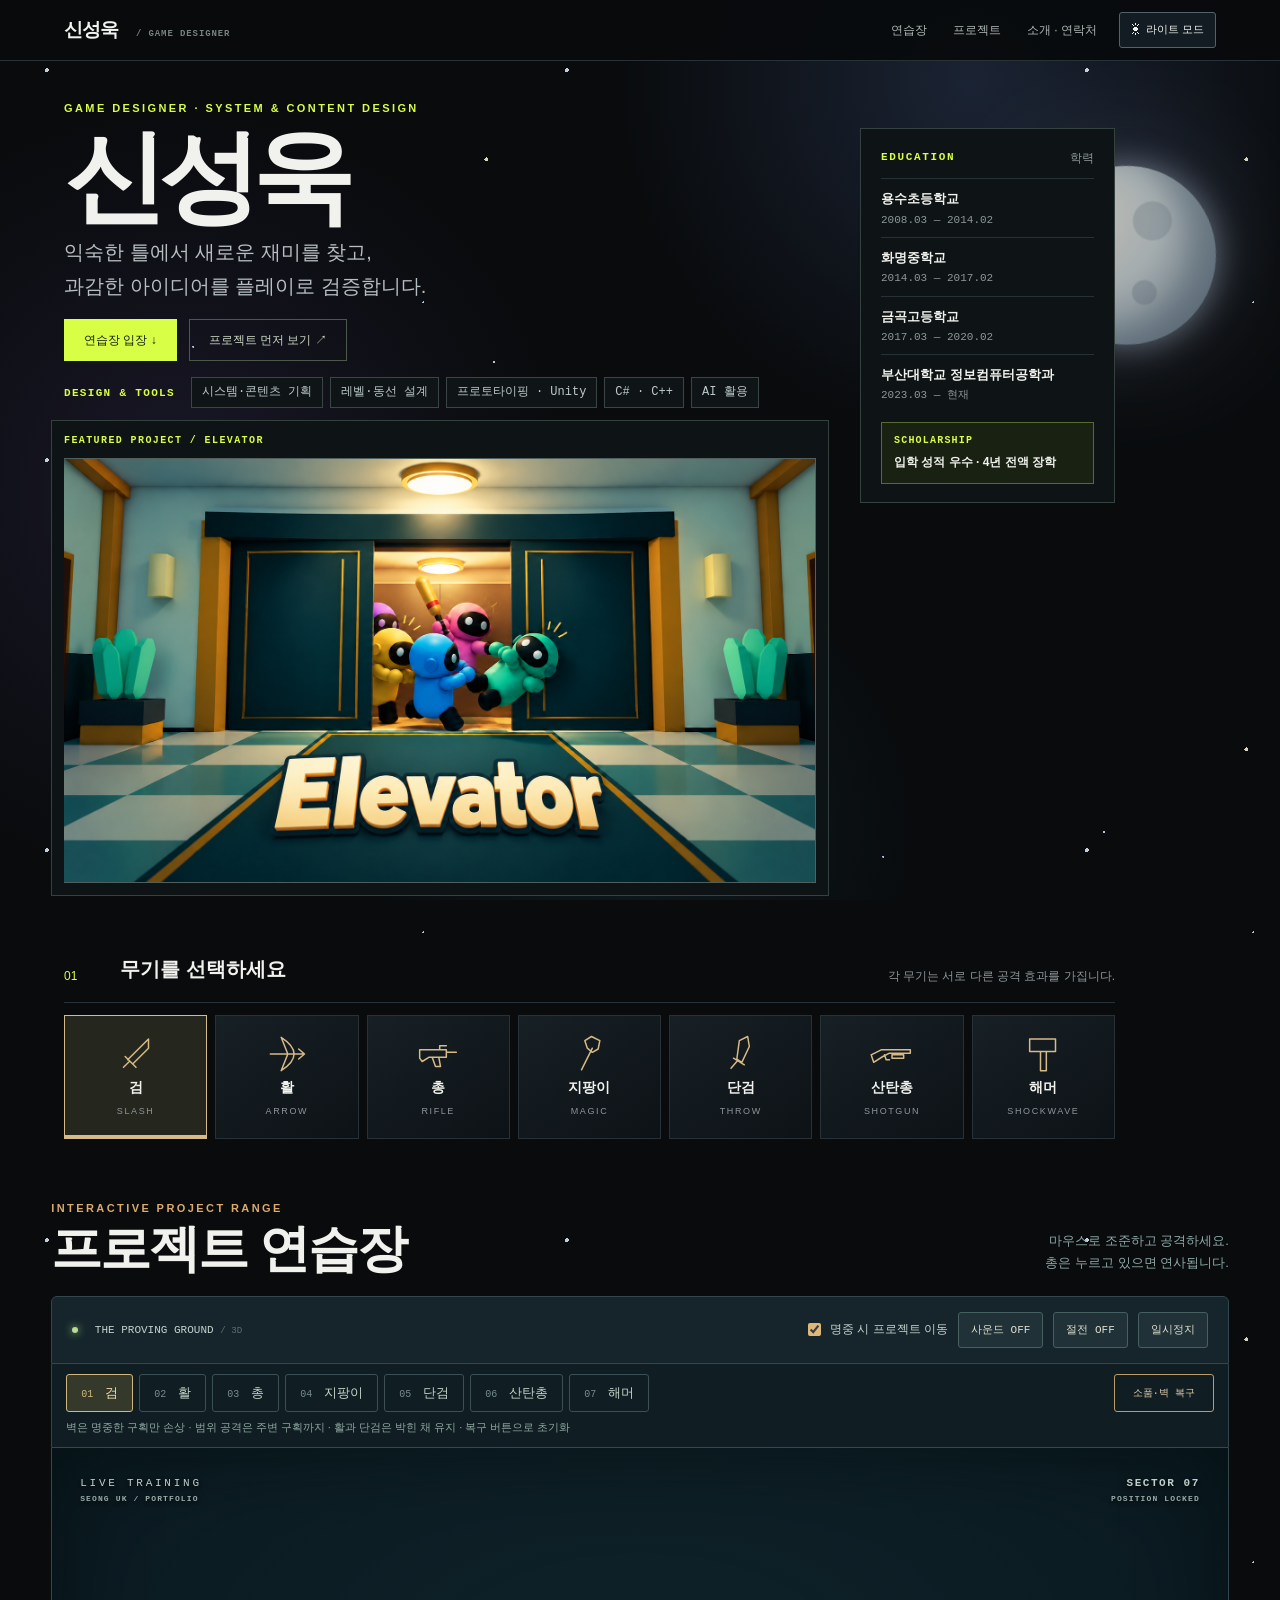
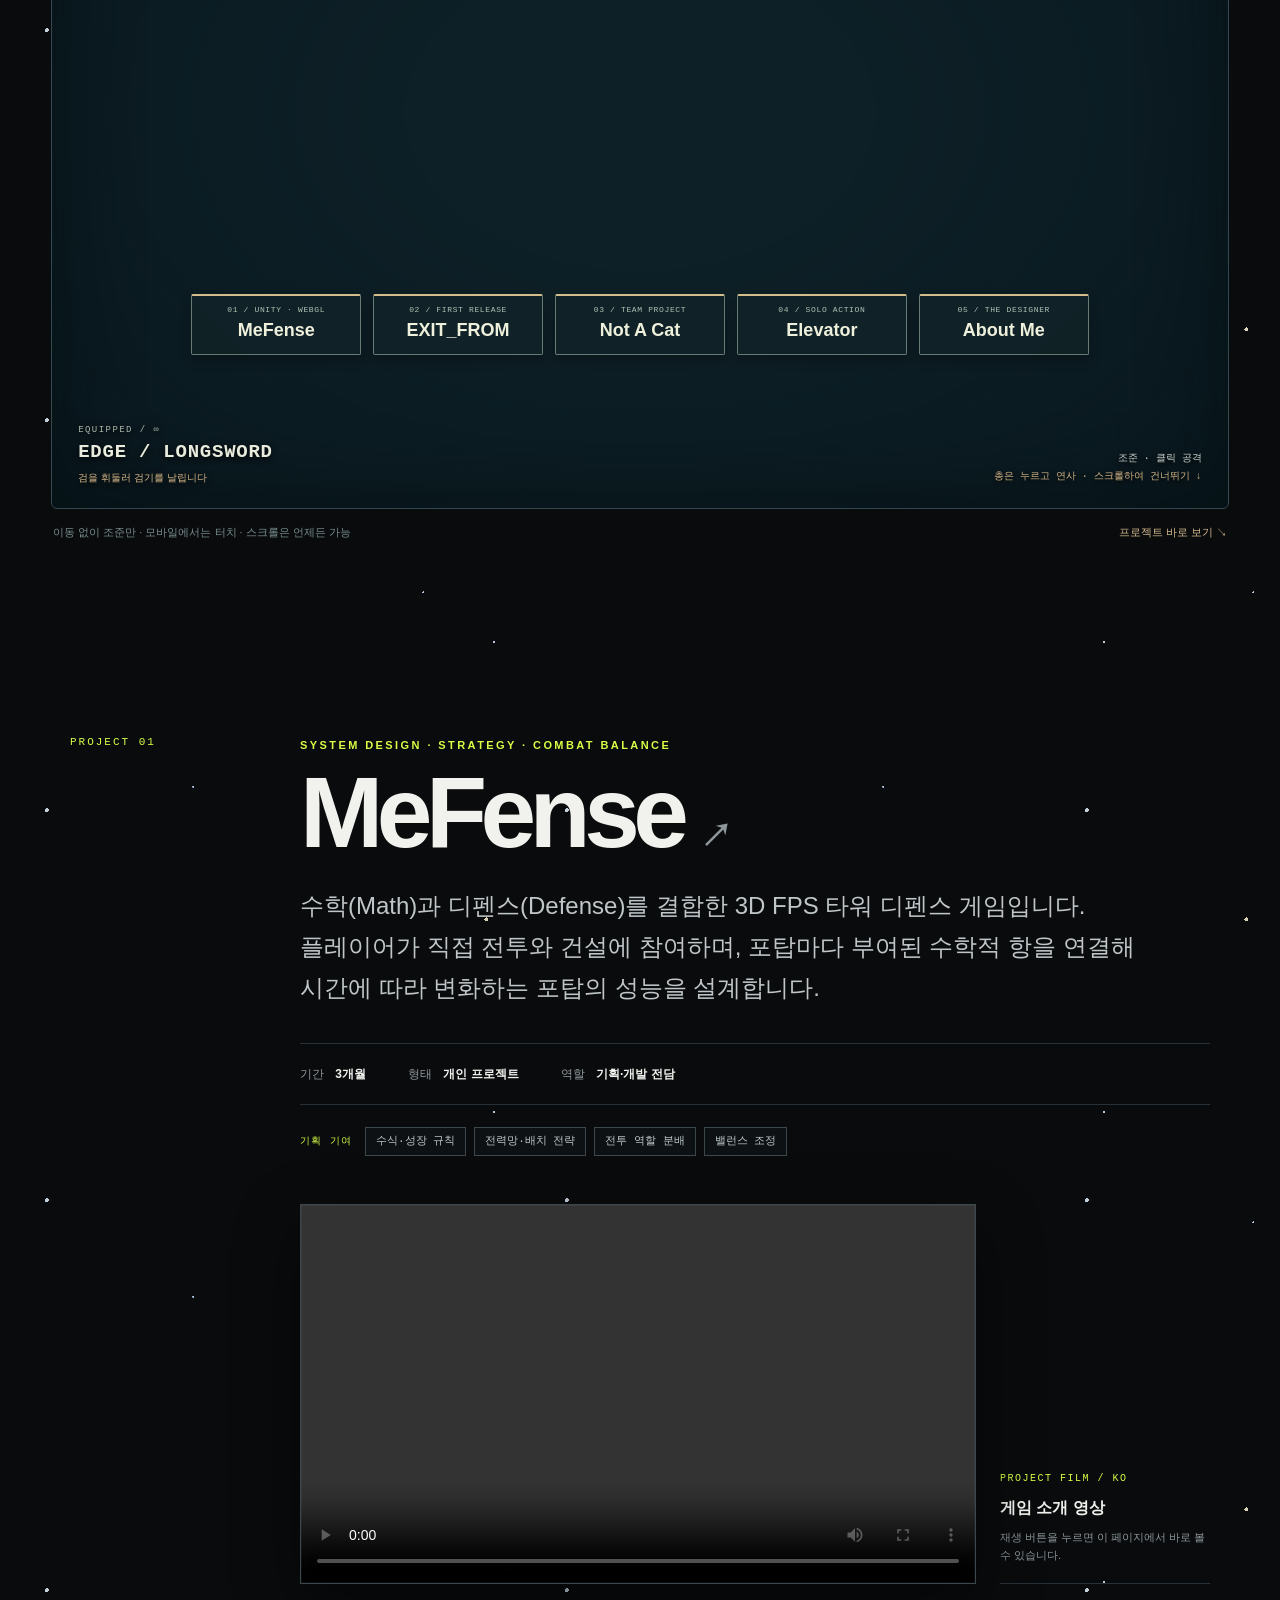
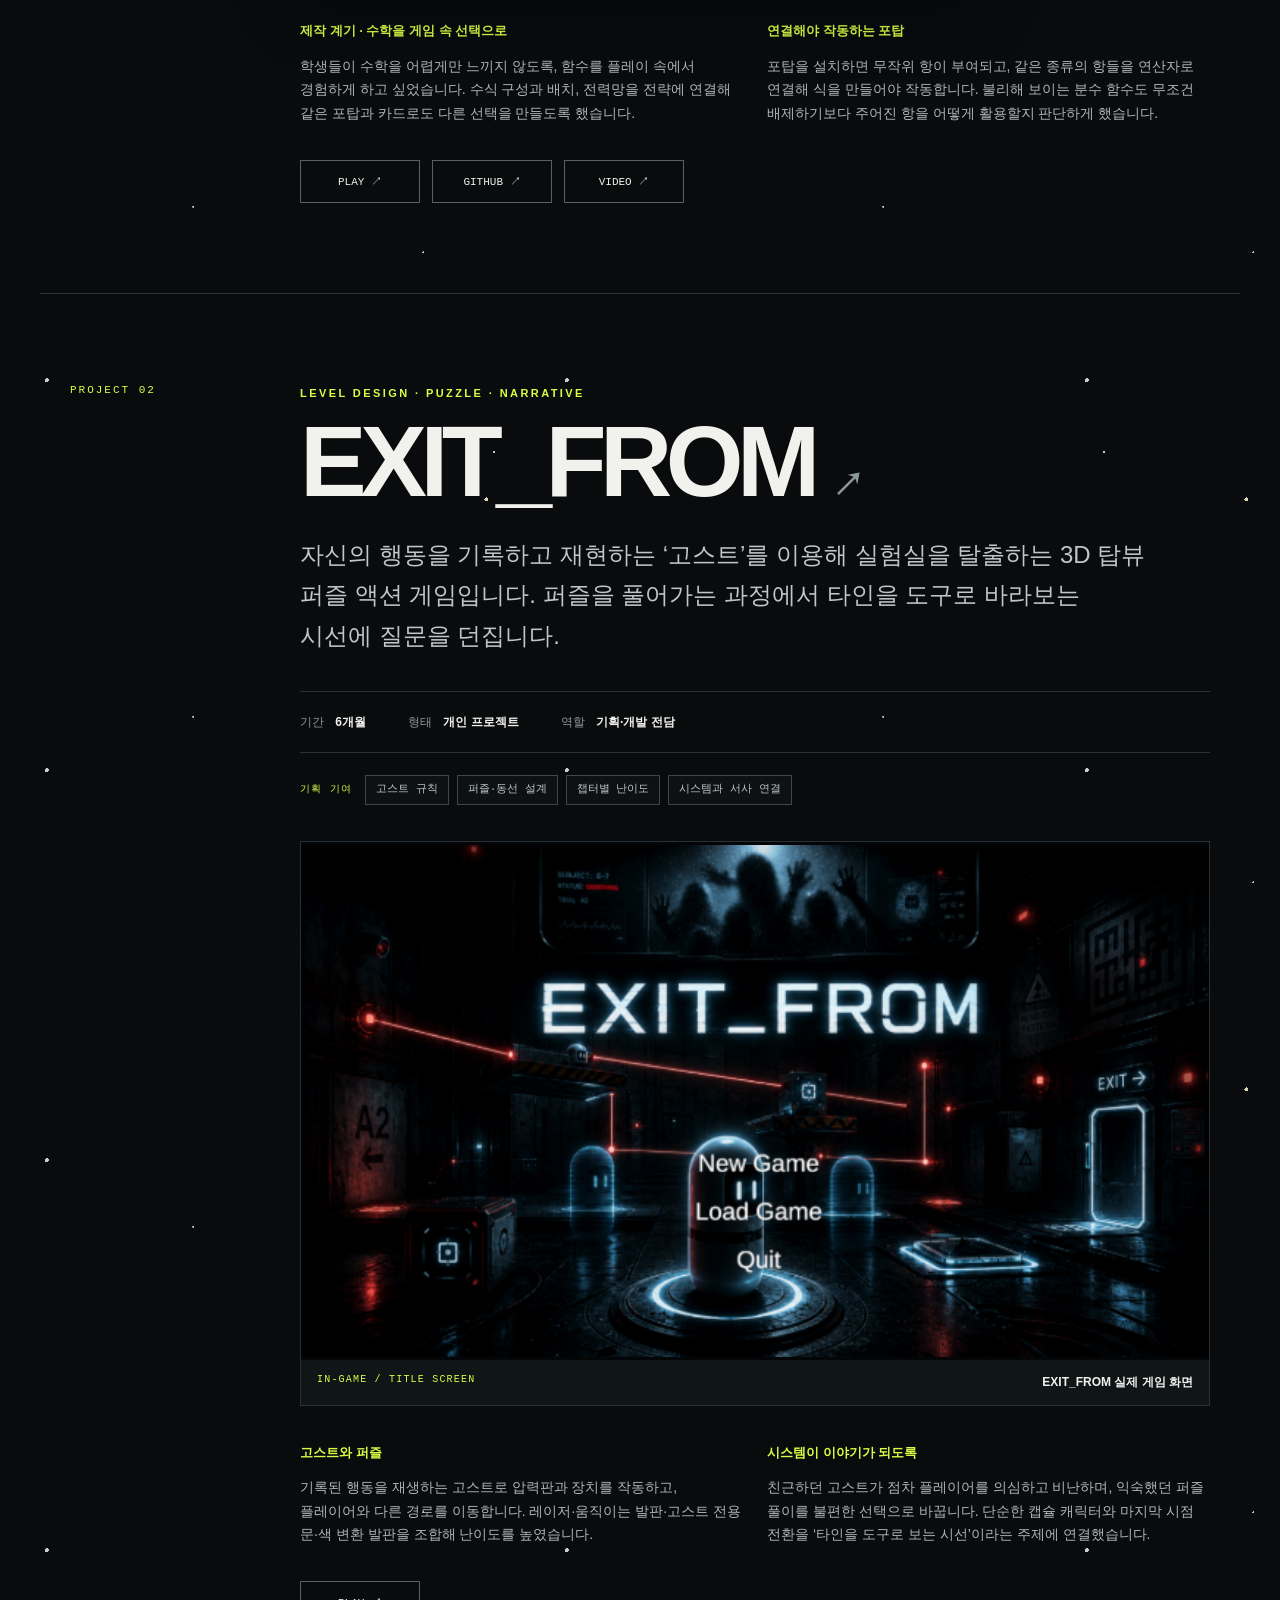
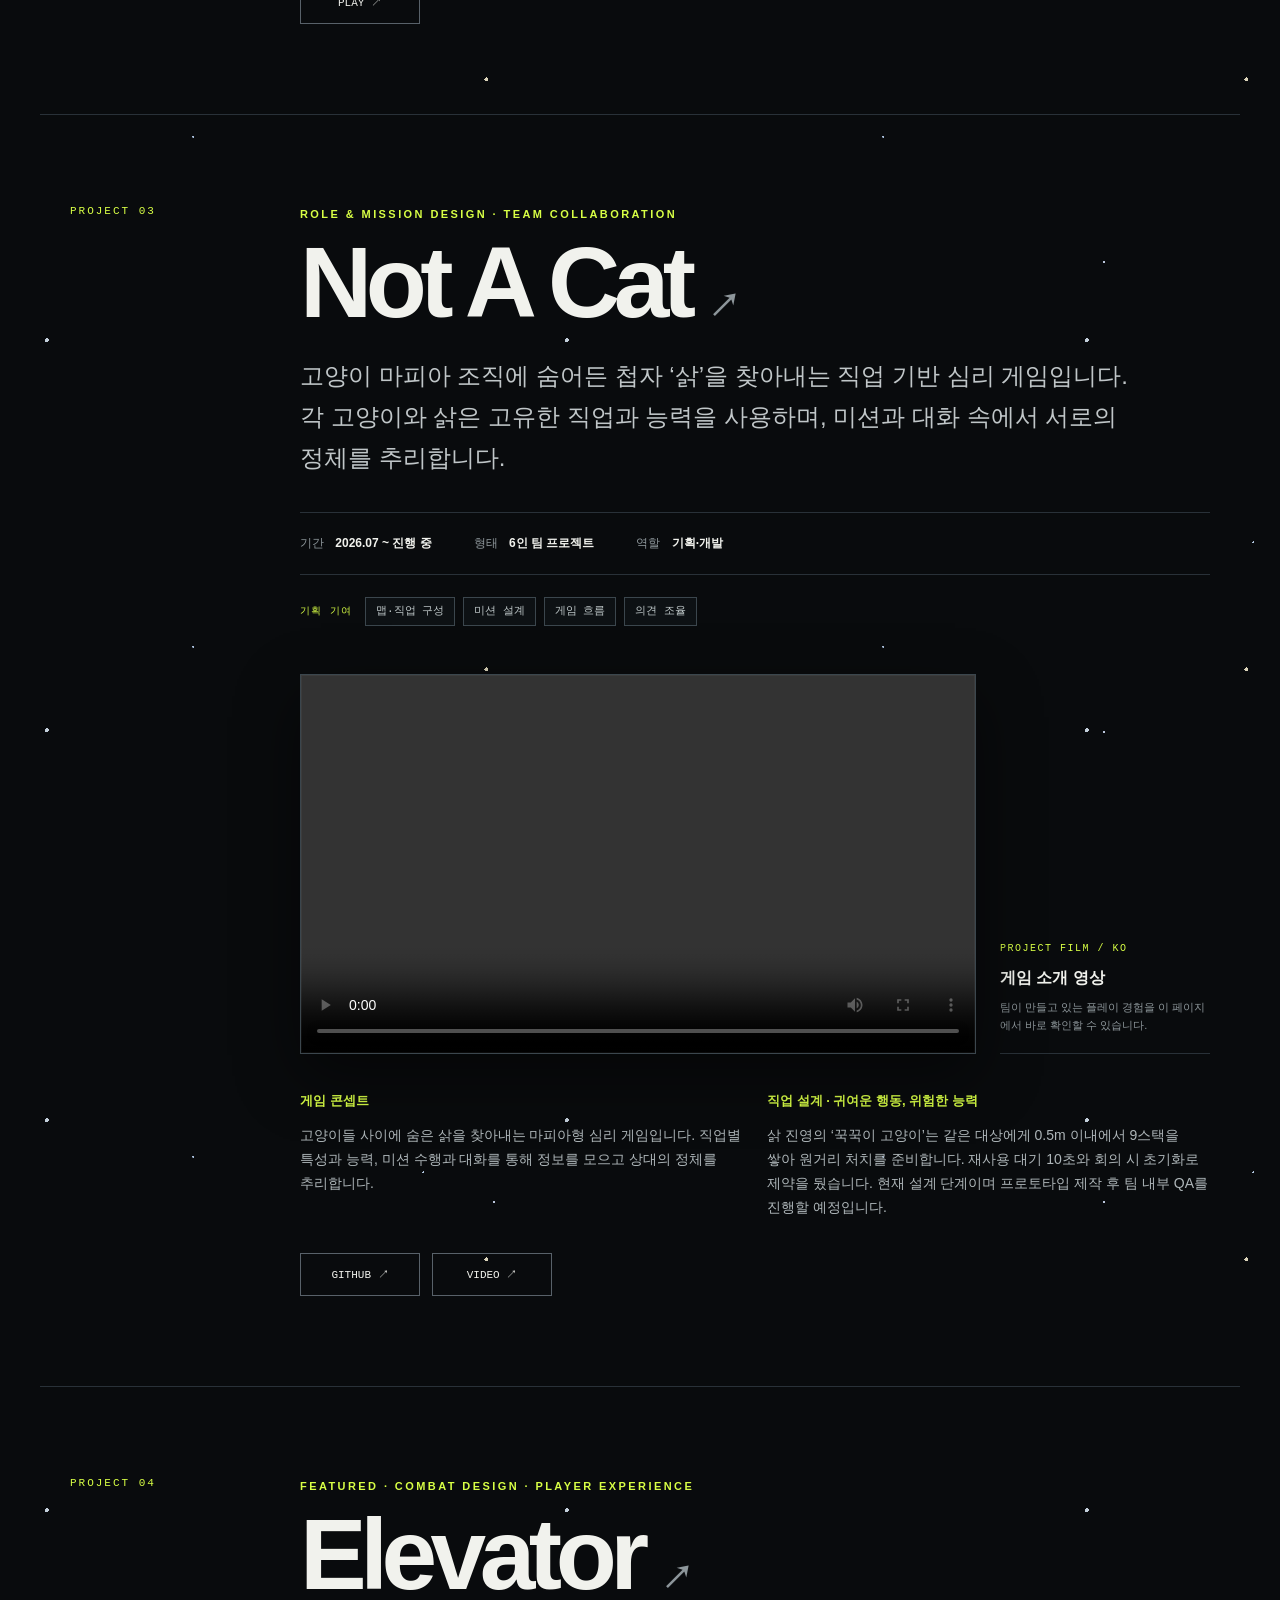
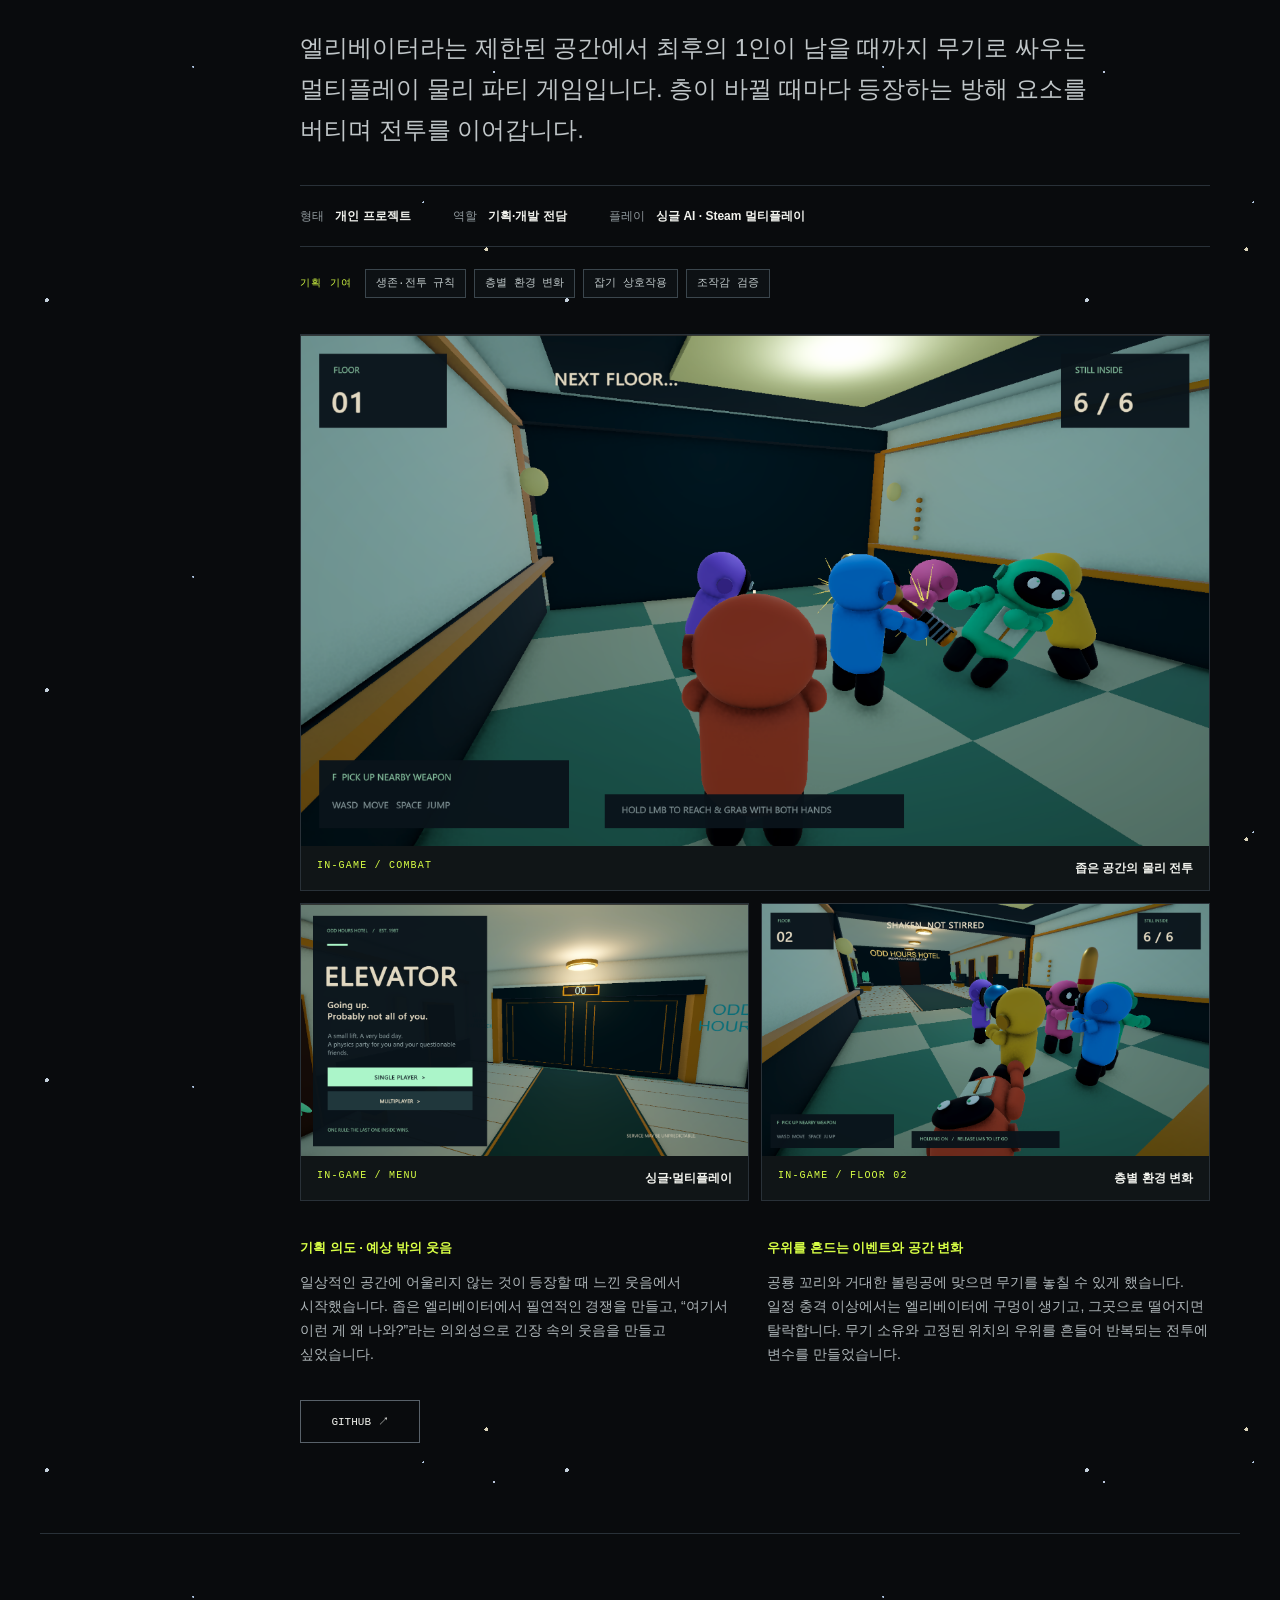
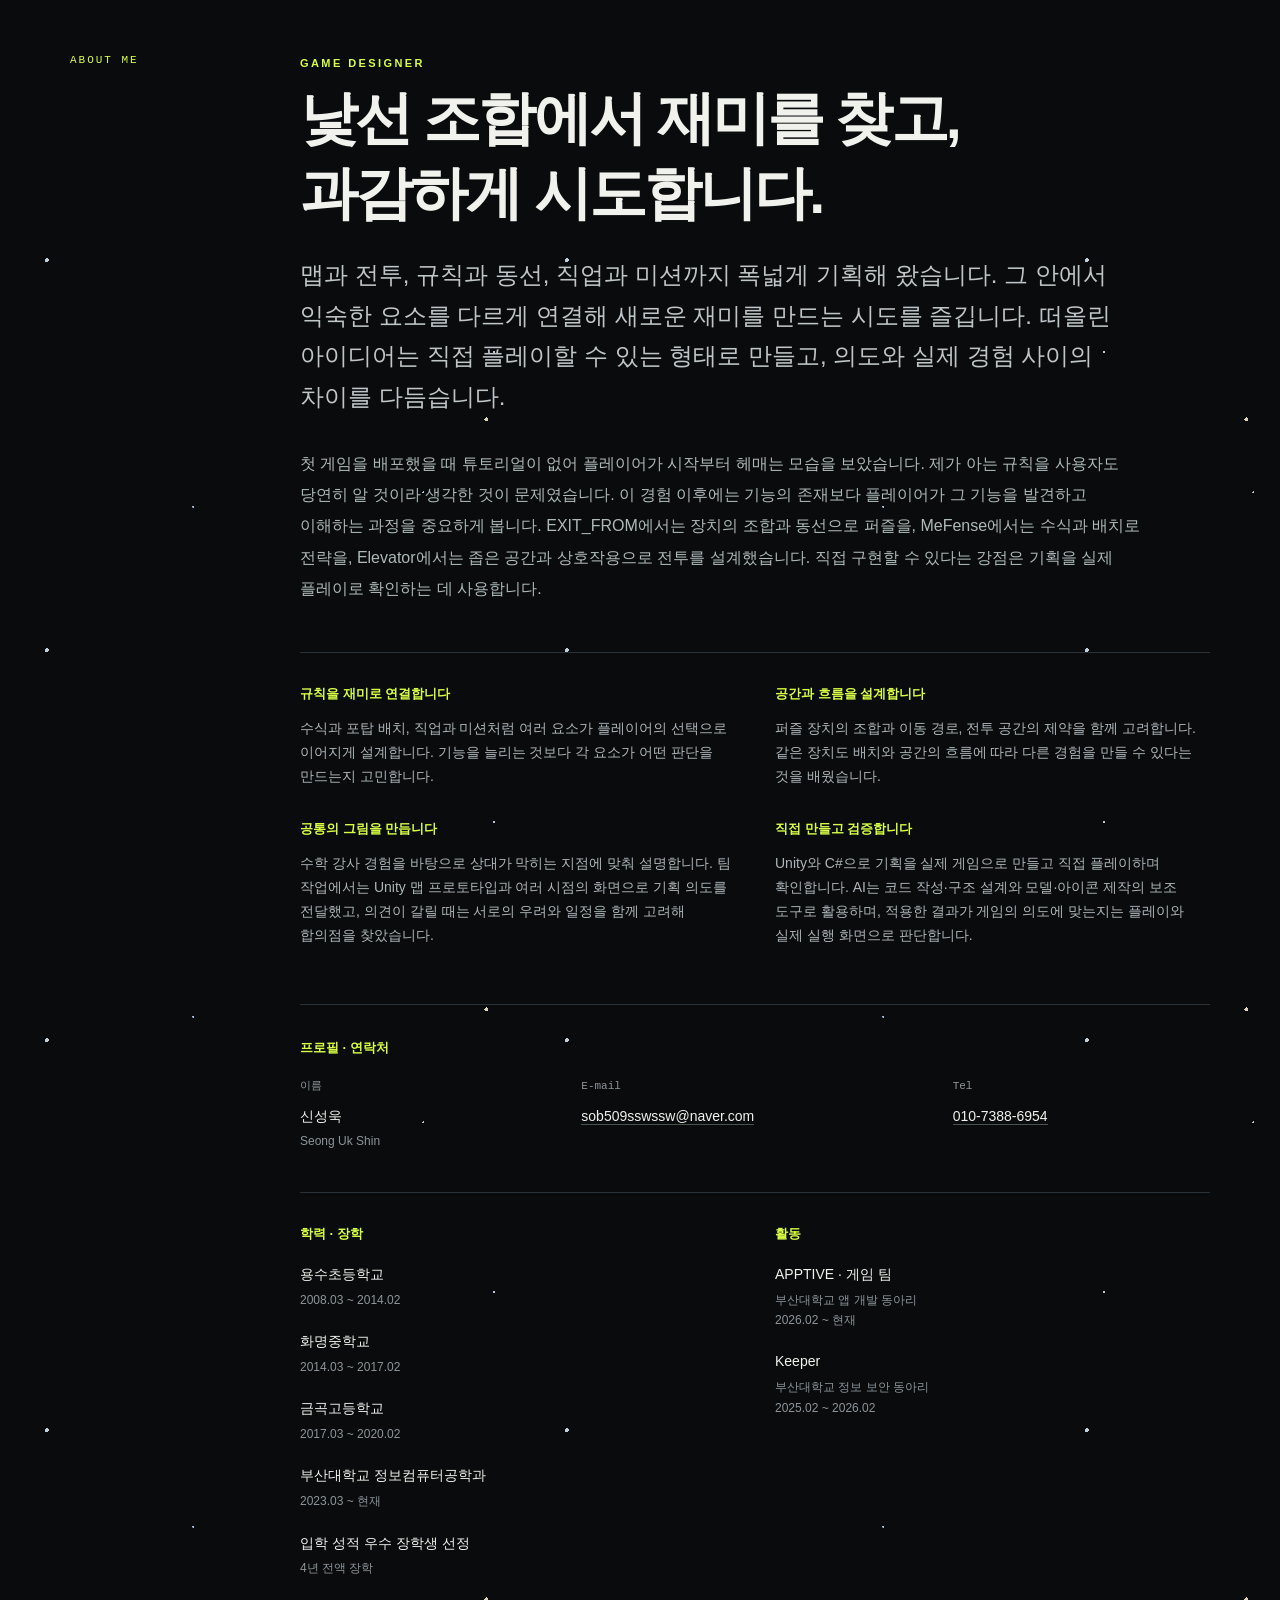
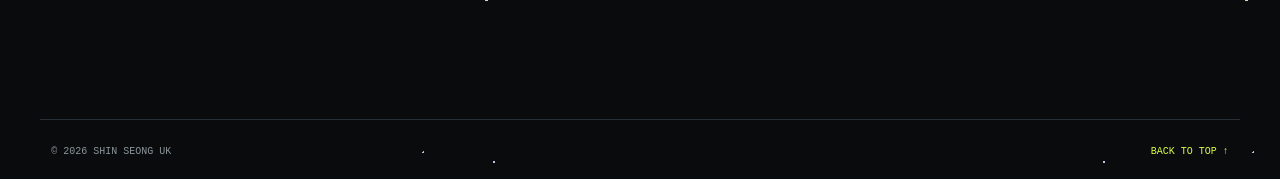
<file: index.html>
<!doctype html>
<html lang="ko">
<head>
  <meta charset="utf-8">
  <meta name="viewport" content="width=device-width, initial-scale=1">
  <meta name="description" content="플레이어의 재미를 규칙과 공간으로 설계하고, 프로토타입과 플레이로 검증하는 게임 기획자 신성욱의 포트폴리오입니다.">
  <title>신성욱 | Game Designer</title>
  <script>try{document.documentElement.dataset.theme=localStorage.getItem('portfolio-theme')==='light'?'light':'dark'}catch{document.documentElement.dataset.theme='dark'}</script>
  <link rel="stylesheet" href="style.css">
  <link rel="stylesheet" href="range.css">
  <script src="theme.js" defer></script>
  <script src="range-loader.js" defer></script>
  <script src="project-modal.js" defer></script>
</head>
<body>
  <div class="sky-decor" aria-hidden="true"><span class="celestial-stars"></span><span class="celestial-cloud cloud-one"></span><span class="celestial-cloud cloud-two"></span><span class="celestial-cloud cloud-three"></span><span class="celestial-cloud cloud-four"></span><span class="celestial-cloud cloud-five"></span><span class="celestial-cloud cloud-six"></span></div>
  <div class="hero-celestial" aria-hidden="true"><span class="celestial-orbit"><span class="celestial-moon"></span><span class="celestial-sun"></span></span></div>
  <a class="skip-content" href="#projects">프로젝트 본문으로 바로 가기</a>
  <nav class="portfolio-nav" aria-label="포트폴리오 메뉴"><a href="#top" class="portfolio-brand">신성욱<span> / GAME DESIGNER</span></a><div class="nav-actions"><div class="nav-links"><a href="#range-title">연습장</a><a href="#projects">프로젝트</a><a href="#about">소개 · 연락처</a></div><button id="theme-toggle" class="theme-toggle" type="button" aria-pressed="false" aria-label="라이트 모드로 전환"><span aria-hidden="true">☀</span><span class="theme-toggle-text">라이트 모드</span></button></div></nav>
  <header class="hero" id="top">
    <p class="hero-kicker">GAME DESIGNER · SYSTEM &amp; CONTENT DESIGN</p>
    <h1>신성욱</h1>
    <p class="hero-subtitle">익숙한 틀에서 새로운 재미를 찾고,<br>과감한 아이디어를 플레이로 검증합니다.</p>
    <aside class="education-card" aria-labelledby="hero-education-title">
      <h2 id="hero-education-title">EDUCATION <span>학력</span></h2>
      <ol>
        <li><strong>용수초등학교</strong><span>2008.03 — 2014.02</span></li>
        <li><strong>화명중학교</strong><span>2014.03 — 2017.02</span></li>
        <li><strong>금곡고등학교</strong><span>2017.03 — 2020.02</span></li>
        <li><strong>부산대학교 정보컴퓨터공학과</strong><span>2023.03 — 현재</span></li>
      </ol>
      <p class="education-award"><span>SCHOLARSHIP</span><strong>입학 성적 우수 · 4년 전액 장학</strong></p>
    </aside>
    <div class="hero-actions"><a href="#range-title">연습장 입장 ↓</a><a href="#projects">프로젝트 먼저 보기 ↗</a></div>
    <div class="hero-skills" aria-label="사용 가능한 기술과 도구">
      <span class="hero-skills-label">DESIGN &amp; TOOLS</span>
      <ul>
        <li>시스템·콘텐츠 기획</li><li>레벨·동선 설계</li><li>프로토타이핑 · Unity</li><li>C# · C++</li><li>AI 활용</li>
      </ul>
    </div>
    <nav class="hero-featured" aria-label="대표 프로젝트 바로 보기"><span>FEATURED PROJECT / ELEVATOR</span><a class="featured-project" href="#elevator" aria-label="대표 프로젝트 Elevator 자세히 보기"><img src="assets/elevator-featured-v2.png" alt="게임 속 엘리베이터 문이 열리고 캐릭터들이 전투한다. 이미지 하단에는 게임 제목 Elevator가 적혀 있다" width="1672" height="941" fetchpriority="high"></a></nav>
    <section class="loadout" aria-labelledby="loadout-title">
      <div class="section-label"><span>01</span><h2 id="loadout-title">무기를 선택하세요</h2><p>각 무기는 서로 다른 공격 효과를 가집니다.</p></div>
      <div class="weapon-list" role="radiogroup" aria-label="무기 선택">
        <button class="weapon is-selected" type="button" data-weapon="sword" role="radio" aria-checked="true"><span class="weapon-icon" aria-hidden="true">⚔</span><strong>검</strong><small>SLASH</small></button>
        <button class="weapon" type="button" data-weapon="bow" role="radio" aria-checked="false"><span class="weapon-icon" aria-hidden="true">➶</span><strong>활</strong><small>ARROW</small></button>
        <button class="weapon" type="button" data-weapon="gun" role="radio" aria-checked="false"><span class="weapon-icon" aria-hidden="true">⌐╦</span><strong>총</strong><small>RIFLE</small></button>
        <button class="weapon" type="button" data-weapon="staff" role="radio" aria-checked="false"><span class="weapon-icon" aria-hidden="true">✦</span><strong>지팡이</strong><small>MAGIC</small></button>
        <button class="weapon" type="button" data-weapon="dagger" role="radio" aria-checked="false"><span class="weapon-icon" aria-hidden="true">†</span><strong>단검</strong><small>THROW</small></button>
        <button class="weapon" type="button" data-weapon="shotgun" role="radio" aria-checked="false"><span class="weapon-icon" aria-hidden="true">⌐╦</span><strong>산탄총</strong><small>SHOTGUN</small></button>
        <button class="weapon" type="button" data-weapon="hammer" role="radio" aria-checked="false"><span class="weapon-icon" aria-hidden="true">⊤</span><strong>해머</strong><small>SHOCKWAVE</small></button>
      </div>
    </section>
  </header>

  <main>
    <section class="range-section" aria-labelledby="range-title">
      <div class="range-heading"><div><p class="eyebrow">INTERACTIVE PROJECT RANGE</p><h2 id="range-title">프로젝트 연습장</h2></div><p>마우스로 조준하고 공격하세요.<br>총은 누르고 있으면 연사됩니다.</p></div>
      <div class="range-toolbar">
        <span><i class="live-dot"></i> THE PROVING GROUND <small> / 3D</small></span>
        <div><label><input id="auto-open" type="checkbox" checked> 명중 시 프로젝트 이동</label><button id="sound-toggle" type="button" aria-pressed="false">사운드 OFF</button><button id="quality-toggle" type="button" aria-pressed="false">절전 OFF</button><button id="pause-toggle" type="button" aria-pressed="false">일시정지</button></div>
      </div>
      <div class="range-quickbar" role="group" aria-label="연습장 무기 빠른 선택">
        <button type="button" data-equip="sword" aria-pressed="true">01 <span>검</span></button><button type="button" data-equip="bow" aria-pressed="false">02 <span>활</span></button><button type="button" data-equip="gun" aria-pressed="false">03 <span>총</span></button><button type="button" data-equip="staff" aria-pressed="false">04 <span>지팡이</span></button><button type="button" data-equip="dagger" aria-pressed="false">05 <span>단검</span></button>
        <button id="reset-props" type="button">소품·벽 복구</button>
        <button type="button" data-equip="shotgun" aria-pressed="false">06 <span>산탄총</span></button><button type="button" data-equip="hammer" aria-pressed="false">07 <span>해머</span></button>
        <span class="quickbar-note">벽은 명중한 구획만 손상 · 범위 공격은 주변 구획까지 · 활과 단검은 박힌 채 유지 · 복구 버튼으로 초기화</span>
      </div>
      <div class="range" id="range" tabindex="0" data-weapon="sword" aria-label="프로젝트를 선택하는 인터랙티브 연습장">
        <div class="range-world" aria-hidden="true"></div>
        <canvas id="three-canvas" aria-label="3D 연습장. 마우스나 터치로 허수아비를 조준하고 공격하세요."></canvas>
        <p id="range-loading" class="range-loading" role="status">3D 연습장을 준비하고 있습니다…</p>
        <div class="range-atmosphere" aria-hidden="true"></div>
        <div class="equip-swoosh" aria-hidden="true"></div>
        <div class="range-hud"><span><b>LIVE TRAINING</b><small>SEONG UK / PORTFOLIO</small></span><span class="hud-right">SECTOR 07<br><small>POSITION LOCKED</small></span></div>
        <button class="range-label" type="button" data-destination="#mefense" data-target="0" aria-label="MeFense 프로젝트 표적"><small>01 / UNITY · WEBGL</small><strong>MeFense</strong></button>
        <button class="range-label" type="button" data-destination="#exit-from" data-target="1" aria-label="EXIT_FROM 프로젝트 표적"><small>02 / FIRST RELEASE</small><strong>EXIT_FROM</strong></button>
        <button class="range-label" type="button" data-destination="#not-a-cat" data-target="2" aria-label="Not A Cat 프로젝트 표적"><small>03 / TEAM PROJECT</small><strong>Not A Cat</strong></button>
        <button class="range-label" type="button" data-destination="#elevator" data-target="3" aria-label="Elevator 프로젝트 표적"><small>04 / SOLO ACTION</small><strong>Elevator</strong></button>
        <button class="range-label" type="button" data-destination="#about" data-target="4" aria-label="신성욱 소개 표적"><small>05 / THE DESIGNER</small><strong>About Me</strong></button>
        <div class="crosshair" id="crosshair" aria-hidden="true"><i></i></div>
        <div class="hit-notice" id="hit-notice" role="status" aria-live="polite"></div>
        <div class="range-bottom"><div><small>EQUIPPED / ∞</small><strong id="weapon-readout">EDGE / LONGSWORD</strong><span id="weapon-hint">검을 휘둘러 검기를 날립니다</span></div><div class="range-guide">조준 · 클릭 공격<br><span>총은 누르고 연사 · 스크롤하여 건너뛰기 ↓</span></div></div>
      </div>
      <div class="range-footer"><span>이동 없이 조준만 · 모바일에서는 터치 · 스크롤은 언제든 가능</span><a href="#projects">프로젝트 바로 보기 ↘</a></div>
      <nav class="range-mobile-targets" aria-label="모바일 프로젝트 바로가기">
        <p>표적이 작다면 여기서 바로 이동하세요</p>
        <a href="#mefense">01 <strong>MeFense</strong> ↘</a><a href="#exit-from">02 <strong>EXIT_FROM</strong> ↘</a>
        <a href="#not-a-cat">03 <strong>Not A Cat</strong> ↘</a><a href="#elevator">04 <strong>Elevator</strong> ↘</a>
        <a href="#about">05 <strong>About Me</strong> ↘</a>
      </nav>
      <noscript><p>게임 대신 아래 프로젝트를 바로 확인할 수 있습니다. <a href="#mefense">MeFense</a> · <a href="#exit-from">EXIT_FROM</a> · <a href="#not-a-cat">Not A Cat</a> · <a href="#elevator">Elevator</a> · <a href="#about">About Me</a></p></noscript>
    </section>

    <section class="projects" id="projects">
      <article class="project" id="mefense">
        <div class="project-index">PROJECT 01</div>
        <div class="project-main"><p class="eyebrow">SYSTEM DESIGN · STRATEGY · COMBAT BALANCE</p><h2><a class="project-title-link" href="mefense.html" aria-label="MeFense 상세 내용 보기">MeFense<span aria-hidden="true">↗</span></a></h2><p class="project-lead">수학(Math)과 디펜스(Defense)를 결합한 3D FPS 타워 디펜스 게임입니다. 플레이어가 직접 전투와 건설에 참여하며, 포탑마다 부여된 수학적 항을 연결해 시간에 따라 변화하는 포탑의 성능을 설계합니다.</p>
          <div class="project-meta"><span>기간 <strong>3개월</strong></span><span>형태 <strong>개인 프로젝트</strong></span><span>역할 <strong>기획·개발 전담</strong></span></div>
          <div class="tech-stack" aria-label="MeFense 기획 기여"><strong>기획 기여</strong><span>수식·성장 규칙</span><span>전력망·배치 전략</span><span>전투 역할 분배</span><span>밸런스 조정</span></div>
          <figure class="project-video">
            <div class="project-video-frame">
              <video controls playsinline preload="metadata" aria-label="MeFense 한국어 소개 영상">
                <source src="assets/video/mefense-intro-ko.mp4" type="video/mp4">
                이 브라우저에서는 영상을 재생할 수 없습니다. 아래 VIDEO 버튼으로 영상을 열어주세요.
              </video>
            </div>
            <figcaption><span>PROJECT FILM / KO</span><strong>게임 소개 영상</strong><small>재생 버튼을 누르면 이 페이지에서 바로 볼 수 있습니다.</small></figcaption>
          </figure>
          <div class="project-grid">
            <div><h3>제작 계기 · 수학을 게임 속 선택으로</h3><p>학생들이 수학을 어렵게만 느끼지 않도록, 함수를 플레이 속에서 경험하게 하고 싶었습니다. 수식 구성과 배치, 전력망을 전략에 연결해 같은 포탑과 카드로도 다른 선택을 만들도록 했습니다.</p></div>
            <div><h3>연결해야 작동하는 포탑</h3><p>포탑을 설치하면 무작위 항이 부여되고, 같은 종류의 항들을 연산자로 연결해 식을 만들어야 작동합니다. 불리해 보이는 분수 함수도 무조건 배제하기보다 주어진 항을 어떻게 활용할지 판단하게 했습니다.</p></div>
            <div><h3>밸런스 사례 · x³ 하나의 과도한 우위</h3><p>초반 x³ 포탑 하나로 40스테이지 이후까지 방어할 수 있어 분수 함수를 추가하고 강력한 함수·연산자의 등장 확률을 낮췄습니다. 직접 플레이에서 변화를 체감했고, 외부 플레이어에게도 밸런스가 잡힌 느낌이라는 피드백을 받았습니다.</p></div>
            <div><h3>직접 전투가 성장을 만드는 순환</h3><p>플레이어가 직접 마무리한 적에게만 경험치를 주고, 레벨업으로 연산자와 포탑 카드를 얻도록 했습니다. 직접 전투 → 레벨업 → 카드 획득 → 포탑 강화의 순환으로, 포탑 방어와 FPS 플레이가 함께 필요하도록 설계했습니다.</p></div>
          </div>
          <nav class="project-links" aria-label="MeFense 관련 링크"><a href="https://shinseonguk.itch.io/mefense" target="_blank" rel="noopener noreferrer">PLAY ↗</a><a href="https://github.com/shin-seong-yuk/MeFense" target="_blank" rel="noopener noreferrer">GITHUB ↗</a><a href="assets/video/mefense-intro-ko.mp4" target="_blank" rel="noopener noreferrer">VIDEO ↗</a></nav>
        </div>
      </article>
      <article class="project" id="exit-from">
        <div class="project-index">PROJECT 02</div>
        <div class="project-main"><p class="eyebrow">LEVEL DESIGN · PUZZLE · NARRATIVE</p><h2><a class="project-title-link" href="exit-from.html" aria-label="EXIT_FROM 상세 내용 보기">EXIT_FROM<span aria-hidden="true">↗</span></a></h2><p class="project-lead">자신의 행동을 기록하고 재현하는 ‘고스트’를 이용해 실험실을 탈출하는 3D 탑뷰 퍼즐 액션 게임입니다. 퍼즐을 풀어가는 과정에서 타인을 도구로 바라보는 시선에 질문을 던집니다.</p>
          <div class="project-meta"><span>기간 <strong>6개월</strong></span><span>형태 <strong>개인 프로젝트</strong></span><span>역할 <strong>기획·개발 전담</strong></span></div>
          <div class="tech-stack" aria-label="EXIT_FROM 기획 기여"><strong>기획 기여</strong><span>고스트 규칙</span><span>퍼즐·동선 설계</span><span>챕터별 난이도</span><span>시스템과 서사 연결</span></div>
          <figure class="project-still project-still-single"><img src="assets/exit-from-title.png" alt="EXIT_FROM 실제 게임 타이틀 화면. 어두운 실험실과 고스트, 출구가 보인다" loading="lazy"><figcaption><span>IN-GAME / TITLE SCREEN</span><strong>EXIT_FROM 실제 게임 화면</strong></figcaption></figure>
          <div class="project-grid">
            <div><h3>고스트와 퍼즐</h3><p>기록된 행동을 재생하는 고스트로 압력판과 장치를 작동하고, 플레이어와 다른 경로를 이동합니다. 레이저·움직이는 발판·고스트 전용 문·색 변환 발판을 조합해 난이도를 높였습니다.</p></div>
            <div><h3>시스템이 이야기가 되도록</h3><p>친근하던 고스트가 점차 플레이어를 의심하고 비난하며, 익숙했던 퍼즐 풀이를 불편한 선택으로 바꿉니다. 단순한 캡슐 캐릭터와 마지막 시점 전환을 ‘타인을 도구로 보는 시선’이라는 주제에 연결했습니다.</p></div>
            <div><h3>퍼즐 사례 · 문은 발판, 고스트는 사다리</h3><p>문을 공중에 배치해 밟고 건너는 발판으로 활용했습니다. 스위치 조작과 레이저 통과에 쓰던 고스트는 마지막에 서로를 밟는 사다리가 됩니다. 같은 장치의 용도를 바꾸며 새로운 해결 방법을 발견하게 했습니다.</p></div>
            <div><h3>회고</h3><p>기획·구현·레벨 디자인·UI·연출을 혼자 맡으며, 디자인의 제약을 작품의 개성으로 바꿨습니다. 장애물의 수보다 공간의 흐름이 중요하며, 기획은 제작 중 발견한 문제를 해결하며 다듬어진다는 것을 배웠습니다.</p></div>
          </div>
          <nav class="project-links" aria-label="EXIT_FROM 관련 링크"><a href="https://shinseonguk.itch.io/exit-from" target="_blank" rel="noopener noreferrer">PLAY ↗</a></nav>
        </div>
      </article>
      <article class="project" id="not-a-cat">
        <div class="project-index">PROJECT 03</div>
        <div class="project-main"><p class="eyebrow">ROLE &amp; MISSION DESIGN · TEAM COLLABORATION</p><h2><a class="project-title-link" href="not-a-cat.html" aria-label="Not A Cat 상세 내용 보기">Not A Cat<span aria-hidden="true">↗</span></a></h2><p class="project-lead">고양이 마피아 조직에 숨어든 첩자 ‘삵’을 찾아내는 직업 기반 심리 게임입니다. 각 고양이와 삵은 고유한 직업과 능력을 사용하며, 미션과 대화 속에서 서로의 정체를 추리합니다.</p>
          <div class="project-meta"><span>기간 <strong>2026.07 ~ 진행 중</strong></span><span>형태 <strong>6인 팀 프로젝트</strong></span><span>역할 <strong>기획·개발</strong></span></div>
          <div class="tech-stack" aria-label="Not A Cat 기획 기여"><strong>기획 기여</strong><span>맵·직업 구성</span><span>미션 설계</span><span>게임 흐름</span><span>의견 조율</span></div>
          <figure class="project-video">
            <div class="project-video-frame"><video controls playsinline preload="metadata" aria-label="Not A Cat 게임 소개 영상"><source src="assets/video/not-a-cat-intro-ko.mp4" type="video/mp4">이 브라우저에서는 영상을 재생할 수 없습니다. 아래 VIDEO 버튼으로 영상을 열어주세요.</video></div>
            <figcaption><span>PROJECT FILM / KO</span><strong>게임 소개 영상</strong><small>팀이 만들고 있는 플레이 경험을 이 페이지에서 바로 확인할 수 있습니다.</small></figcaption>
          </figure>
          <div class="project-grid">
            <div><h3>게임 콘셉트</h3><p>고양이들 사이에 숨은 삵을 찾아내는 마피아형 심리 게임입니다. 직업별 특성과 능력, 미션 수행과 대화를 통해 정보를 모으고 상대의 정체를 추리합니다.</p></div>
            <div><h3>직업 설계 · 귀여운 행동, 위험한 능력</h3><p>삵 진영의 ‘꾹꾹이 고양이’는 같은 대상에게 0.5m 이내에서 9스택을 쌓아 원거리 처치를 준비합니다. 재사용 대기 10초와 회의 시 초기화로 제약을 뒀습니다. 현재 설계 단계이며 프로토타입 제작 후 팀 내부 QA를 진행할 예정입니다.</p></div>
            <div><h3>구현한 미션 · 쉬운 조작과 상태별 안내</h3><p>캣잎 포장은 스크롤 7번으로 완료합니다. 음식 세팅은 부엌에서 F키로 집고 식당에서 같은 키로 놓도록 했으며, 운반 중인 사람에게만 배치 위치를 표시합니다. 두 미션은 구현 후 직접 동작을 확인했습니다.</p></div>
            <div><h3>완성도와 일정의 조율</h3><p>차별화 아이디어를 먼저 정할지, 기본 구조부터 만들지 의견이 갈렸습니다. 동료의 우려를 인정하고 회의와 개발을 병행하는 방안을 제안해 합의했으며, 현재 두 작업을 함께 진행하고 있습니다.</p></div>
          </div>
          <nav class="project-links" aria-label="Not A Cat 관련 링크"><a href="https://github.com/Apptive-Game-Team/mafia" target="_blank" rel="noopener noreferrer">GITHUB ↗</a><a href="assets/video/not-a-cat-intro-ko.mp4" target="_blank" rel="noopener noreferrer">VIDEO ↗</a></nav>
        </div>
      </article>
      <article class="project" id="elevator">
        <div class="project-index">PROJECT 04</div>
        <div class="project-main"><p class="eyebrow">FEATURED · COMBAT DESIGN · PLAYER EXPERIENCE</p><h2><a class="project-title-link" href="elevator.html" aria-label="Elevator 상세 내용 보기">Elevator<span aria-hidden="true">↗</span></a></h2><p class="project-lead">엘리베이터라는 제한된 공간에서 최후의 1인이 남을 때까지 무기로 싸우는 멀티플레이 물리 파티 게임입니다. 층이 바뀔 때마다 등장하는 방해 요소를 버티며 전투를 이어갑니다.</p>
          <div class="project-meta"><span>형태 <strong>개인 프로젝트</strong></span><span>역할 <strong>기획·개발 전담</strong></span><span>플레이 <strong>싱글 AI · Steam 멀티플레이</strong></span></div>
          <div class="tech-stack" aria-label="Elevator 기획 기여"><strong>기획 기여</strong><span>생존·전투 규칙</span><span>층별 환경 변화</span><span>잡기 상호작용</span><span>조작감 검증</span></div>
          <div class="project-stills" aria-label="Elevator 실제 게임 화면"><figure class="project-still project-still-feature"><img src="assets/elevator-combat.png" alt="엘리베이터 안에서 여러 캐릭터가 무기를 들고 전투하는 실제 게임 화면" loading="lazy"><figcaption><span>IN-GAME / COMBAT</span><strong>좁은 공간의 물리 전투</strong></figcaption></figure><figure class="project-still"><img src="assets/elevator-menu.png" alt="Elevator 게임의 싱글 및 멀티플레이 선택 화면" loading="lazy"><figcaption><span>IN-GAME / MENU</span><strong>싱글·멀티플레이</strong></figcaption></figure><figure class="project-still"><img src="assets/elevator-floor.png" alt="새로운 층에 도착한 엘리베이터에서 펼쳐지는 전투 장면" loading="lazy"><figcaption><span>IN-GAME / FLOOR 02</span><strong>층별 환경 변화</strong></figcaption></figure></div>
          <div class="project-grid">
            <div><h3>기획 의도 · 예상 밖의 웃음</h3><p>일상적인 공간에 어울리지 않는 것이 등장할 때 느낀 웃음에서 시작했습니다. 좁은 엘리베이터에서 필연적인 경쟁을 만들고, “여기서 이런 게 왜 나와?”라는 의외성으로 긴장 속의 웃음을 만들고 싶었습니다.</p></div>
            <div><h3>우위를 흔드는 이벤트와 공간 변화</h3><p>공룡 꼬리와 거대한 볼링공에 맞으면 무기를 놓칠 수 있게 했습니다. 일정 충격 이상에서는 엘리베이터에 구멍이 생기고, 그곳으로 떨어지면 탈락합니다. 무기 소유와 고정된 위치의 우위를 흔들어 반복되는 전투에 변수를 만들었습니다.</p></div>
            <div><h3>예측은 어렵게, 대응은 가능하게</h3><p>문이 열리기 전에는 이벤트를 알 수 없지만, 공룡의 위협 동작과 멀리서 굴러오는 볼링공을 보고 대비할 시간을 줬습니다. 벽을 잡고 버티거나 다른 사람 뒤로 숨는 판단이 가능하도록 해, 혼란스러운 재미와 대응의 여지를 함께 설계했습니다.</p></div>
            <div><h3>0.5초에서 0.2초로 · 조작감 조정</h3><p>서로 반대 방향으로 끌 때 정체되는 경험을 바꾸기 위해 모든 플레이어에게 이동 입력 제한을 적용했습니다. 직접 플레이하며 제한 시간을 0.5초에서 0.2초로 줄였고, 본인 테스트에서는 왕복 움직임을 유지하면서 조작의 답답함이 줄었다고 판단했습니다.</p></div>
          </div>
          <nav class="project-links" aria-label="Elevator 관련 링크"><a href="https://github.com/shin-seong-yuk/Elevator" target="_blank" rel="noopener noreferrer">GITHUB ↗</a></nav>
        </div>
      </article>
      <article class="project about" id="about">
        <div class="project-index">ABOUT ME</div>
        <div class="project-main"><p class="eyebrow">GAME DESIGNER</p><h2>낯선 조합에서 재미를 찾고,<br>과감하게 시도합니다.</h2><p class="project-lead">맵과 전투, 규칙과 동선, 직업과 미션까지 폭넓게 기획해 왔습니다. 그 안에서 익숙한 요소를 다르게 연결해 새로운 재미를 만드는 시도를 즐깁니다. 떠올린 아이디어는 직접 플레이할 수 있는 형태로 만들고, 의도와 실제 경험 사이의 차이를 다듬습니다.</p>
          <p class="about-story">첫 게임을 배포했을 때 튜토리얼이 없어 플레이어가 시작부터 헤매는 모습을 보았습니다. 제가 아는 규칙을 사용자도 당연히 알 것이라 생각한 것이 문제였습니다. 이 경험 이후에는 기능의 존재보다 플레이어가 그 기능을 발견하고 이해하는 과정을 중요하게 봅니다. EXIT_FROM에서는 장치의 조합과 동선으로 퍼즐을, MeFense에서는 수식과 배치로 전략을, Elevator에서는 좁은 공간과 상호작용으로 전투를 설계했습니다. 직접 구현할 수 있다는 강점은 기획을 실제 플레이로 확인하는 데 사용합니다.</p>
          <div class="project-grid about-strengths"><div><h3>규칙을 재미로 연결합니다</h3><p>수식과 포탑 배치, 직업과 미션처럼 여러 요소가 플레이어의 선택으로 이어지게 설계합니다. 기능을 늘리는 것보다 각 요소가 어떤 판단을 만드는지 고민합니다.</p></div><div><h3>공간과 흐름을 설계합니다</h3><p>퍼즐 장치의 조합과 이동 경로, 전투 공간의 제약을 함께 고려합니다. 같은 장치도 배치와 공간의 흐름에 따라 다른 경험을 만들 수 있다는 것을 배웠습니다.</p></div><div><h3>공통의 그림을 만듭니다</h3><p>수학 강사 경험을 바탕으로 상대가 막히는 지점에 맞춰 설명합니다. 팀 작업에서는 Unity 맵 프로토타입과 여러 시점의 화면으로 기획 의도를 전달했고, 의견이 갈릴 때는 서로의 우려와 일정을 함께 고려해 합의점을 찾았습니다.</p></div><div><h3>직접 만들고 검증합니다</h3><p>Unity와 C#으로 기획을 실제 게임으로 만들고 직접 플레이하며 확인합니다. AI는 코드 작성·구조 설계와 모델·아이콘 제작의 보조 도구로 활용하며, 적용한 결과가 게임의 의도에 맞는지는 플레이와 실제 실행 화면으로 판단합니다.</p></div></div>
          <section class="about-details" aria-labelledby="profile-details-title">
            <h3 id="profile-details-title">프로필 · 연락처</h3>
            <dl class="profile-facts">
              <div><dt>이름</dt><dd>신성욱 <span>Seong Uk Shin</span></dd></div>
              <div><dt>E-mail</dt><dd><a href="mailto:sob509sswssw@naver.com">sob509sswssw@naver.com</a></dd></div>
              <div><dt>Tel</dt><dd><a href="tel:+821073886954">010-7388-6954</a></dd></div>
            </dl>
            <div class="about-history">
              <section aria-labelledby="education-title">
                <h3 id="education-title">학력 · 장학</h3>
                <ul>
                  <li><strong>용수초등학교</strong><span>2008.03 ~ 2014.02</span></li>
                  <li><strong>화명중학교</strong><span>2014.03 ~ 2017.02</span></li>
                  <li><strong>금곡고등학교</strong><span>2017.03 ~ 2020.02</span></li>
                  <li><strong>부산대학교 정보컴퓨터공학과</strong><span>2023.03 ~ 현재</span></li>
                  <li><strong>입학 성적 우수 장학생 선정</strong><span>4년 전액 장학</span></li>
                </ul>
              </section>
              <section aria-labelledby="activities-title">
                <h3 id="activities-title">활동</h3>
                <ul>
                  <li><strong>APPTIVE · 게임 팀</strong><span>부산대학교 앱 개발 동아리</span><time datetime="2026-02">2026.02</time> ~ 현재</li>
                  <li><strong>Keeper</strong><span>부산대학교 정보 보안 동아리</span><time datetime="2025-02">2025.02</time> ~ <time datetime="2026-02">2026.02</time></li>
                </ul>
              </section>
            </div>
          </section>
        </div>
      </article>
    </section>
  </main>
  <footer><span>© 2026 SHIN SEONG UK</span><a href="#top">BACK TO TOP ↑</a></footer>
</body>
</html>
</file>
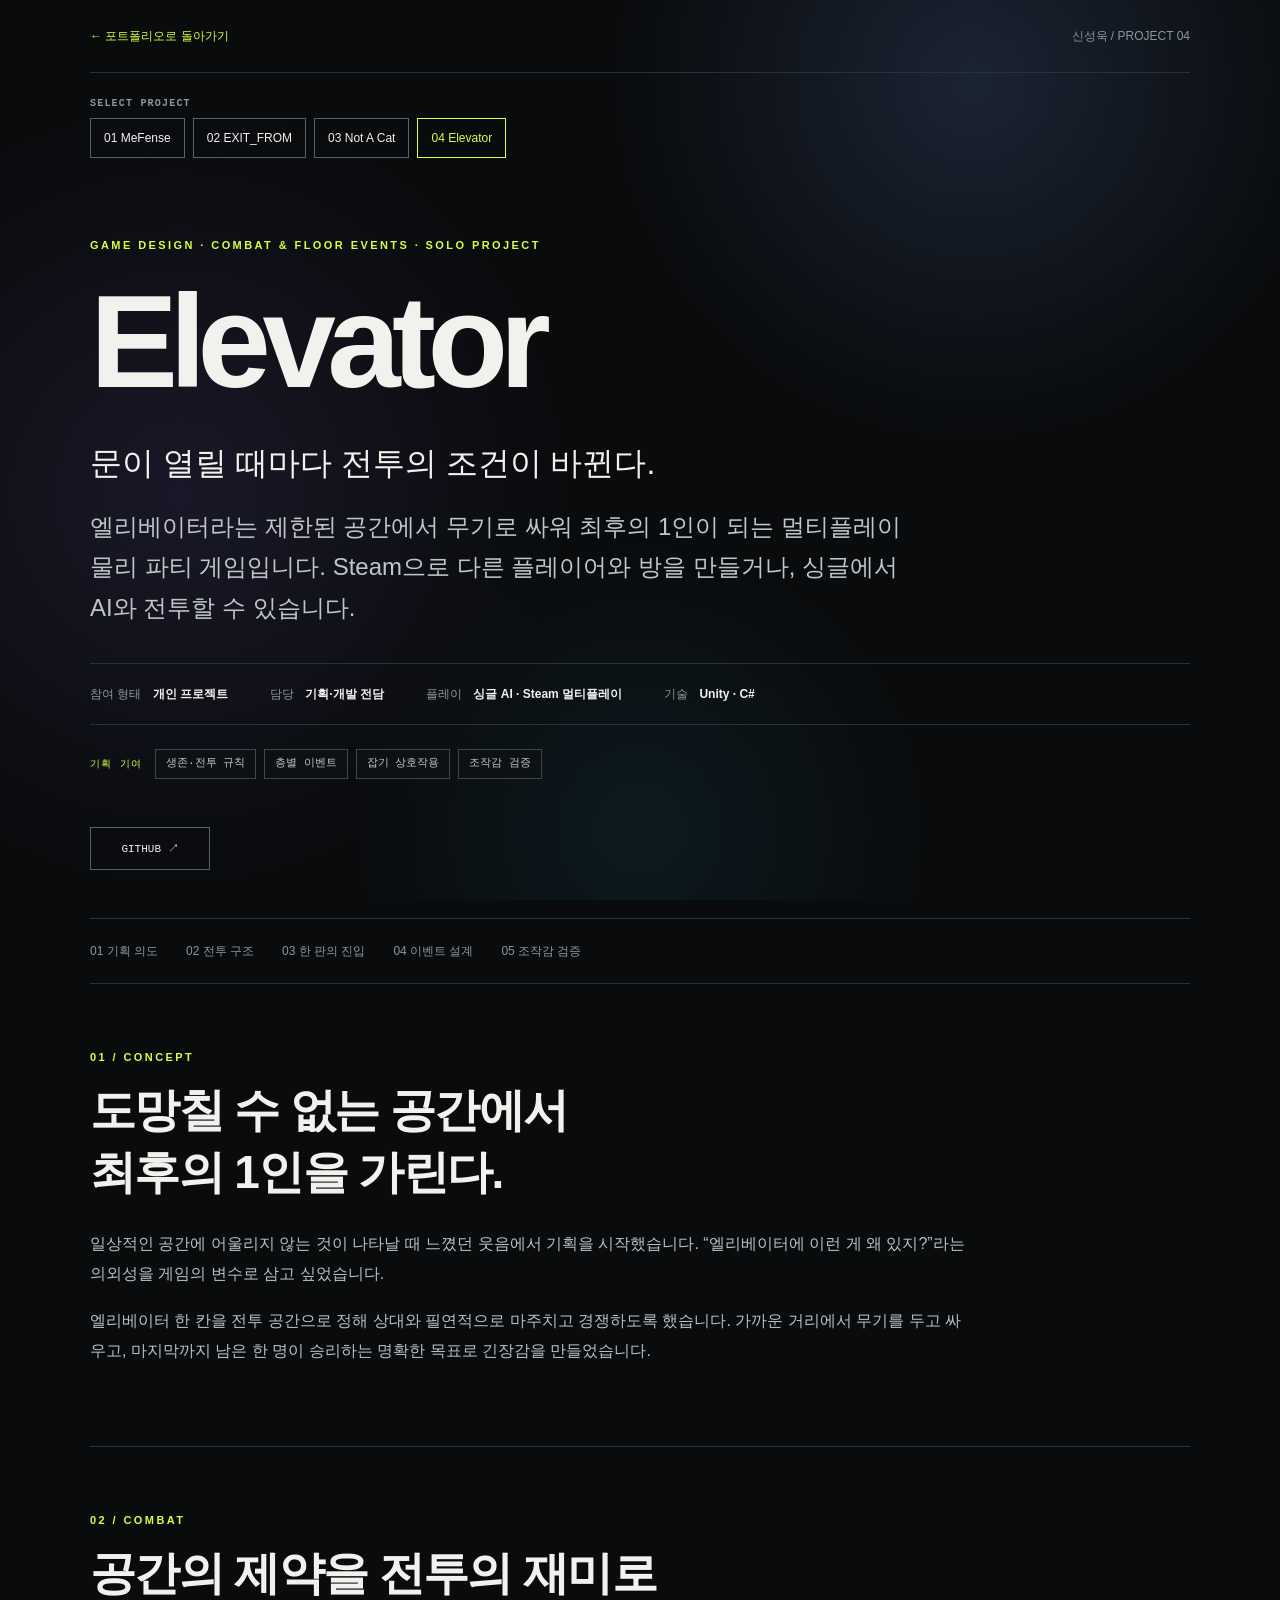
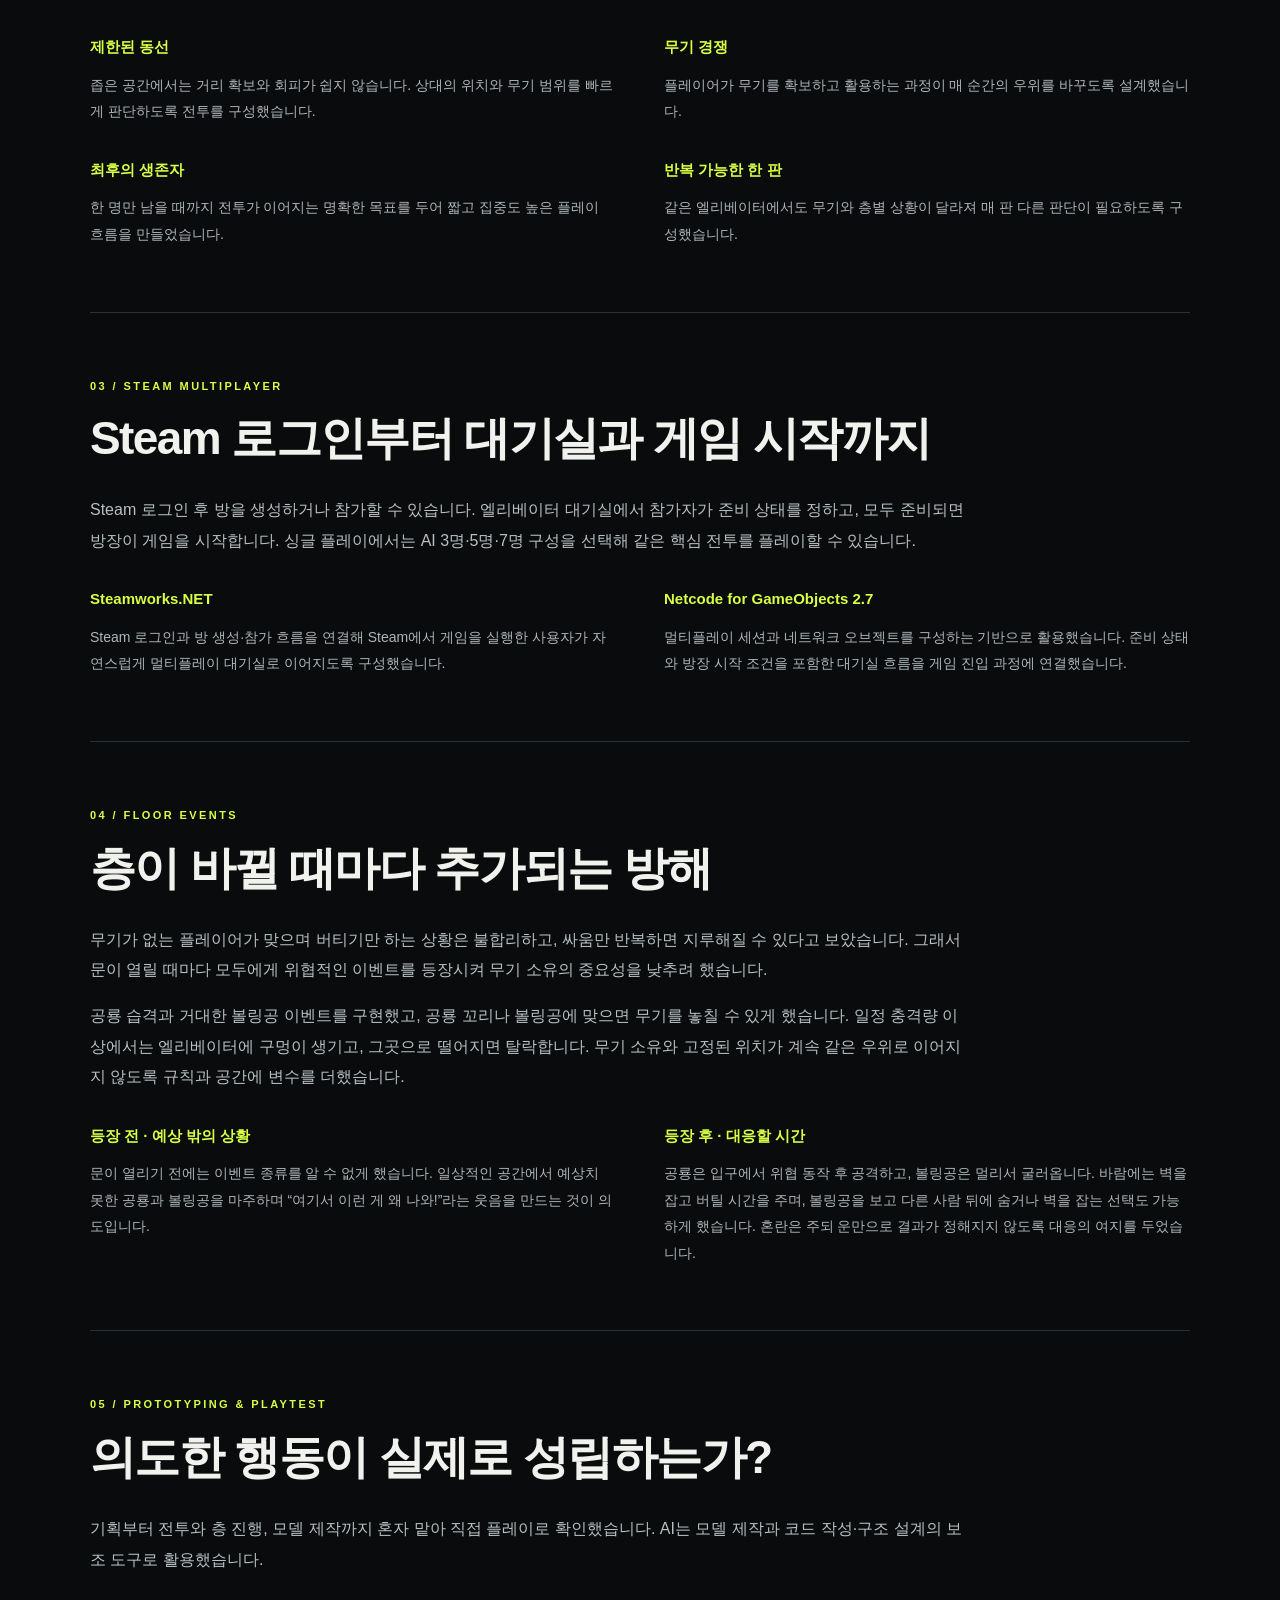
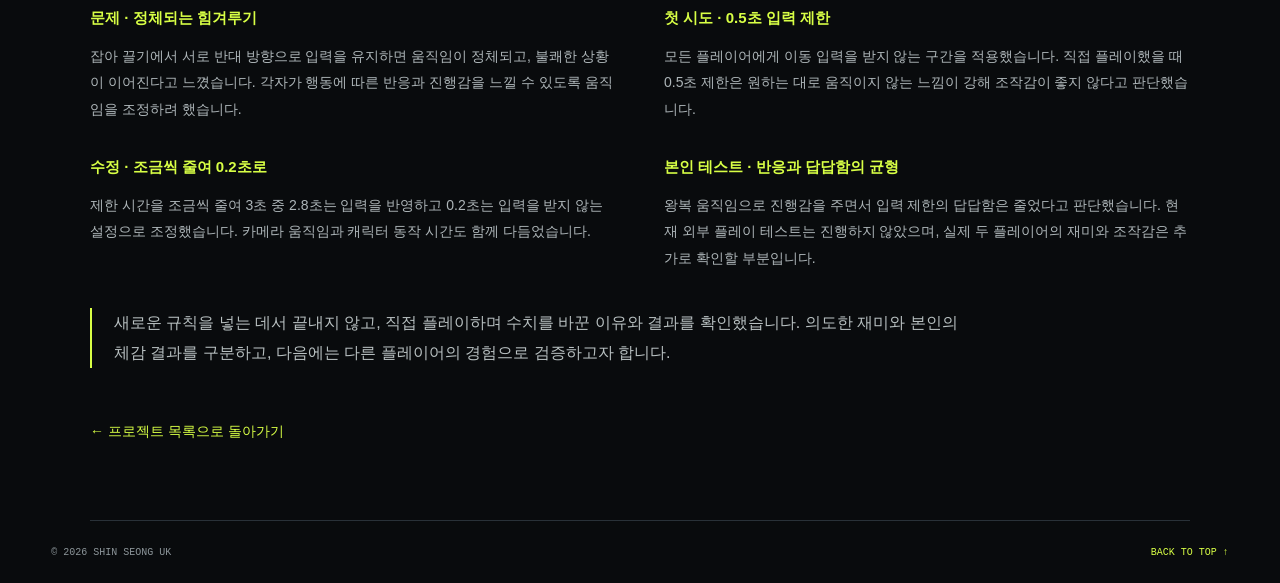
<file: elevator.html>
<!doctype html>
<html lang="ko">
<head>
  <meta charset="utf-8">
  <meta name="viewport" content="width=device-width, initial-scale=1">
  <meta name="description" content="게임 기획자 신성욱의 Elevator. 좁은 공간의 경쟁과 예상 밖의 이벤트를 통해 긴장과 웃음을 함께 설계한 물리 파티 게임입니다.">
  <title>Elevator — 프로젝트 상세 | 신성욱</title>
  <link rel="stylesheet" href="style.css">
</head>
<body class="detail-page">
  <header class="detail-nav"><a href="index.html#elevator">← 포트폴리오로 돌아가기</a><span>신성욱 / PROJECT 04</span></header>
  <main class="detail-main">
    <nav class="detail-project-switcher" aria-label="프로젝트 선택"><span>SELECT PROJECT</span><a href="mefense.html">01 MeFense</a><a href="exit-from.html">02 EXIT_FROM</a><a href="not-a-cat.html">03 Not A Cat</a><a href="elevator.html" aria-current="page">04 Elevator</a></nav>
    <section class="detail-hero" aria-labelledby="detail-title">
      <p class="eyebrow">GAME DESIGN · COMBAT &amp; FLOOR EVENTS · SOLO PROJECT</p>
      <h1 id="detail-title">Elevator</h1>
      <p class="detail-tagline">문이 열릴 때마다 전투의 조건이 바뀐다.</p>
      <p class="project-lead">엘리베이터라는 제한된 공간에서 무기로 싸워 최후의 1인이 되는 멀티플레이 물리 파티 게임입니다. Steam으로 다른 플레이어와 방을 만들거나, 싱글에서 AI와 전투할 수 있습니다.</p>
      <div class="project-meta"><span>참여 형태 <strong>개인 프로젝트</strong></span><span>담당 <strong>기획·개발 전담</strong></span><span>플레이 <strong>싱글 AI · Steam 멀티플레이</strong></span><span>기술 <strong>Unity · C#</strong></span></div>
      <div class="tech-stack" aria-label="Elevator 기획 기여"><strong>기획 기여</strong><span>생존·전투 규칙</span><span>층별 이벤트</span><span>잡기 상호작용</span><span>조작감 검증</span></div>
      <nav class="project-links" aria-label="Elevator 외부 자료"><a href="https://github.com/shin-seong-yuk/Elevator" target="_blank" rel="noopener noreferrer">GITHUB ↗</a></nav>
    </section>
    <nav class="detail-contents" aria-label="상세 페이지 목차"><a href="#concept">01 기획 의도</a><a href="#combat">02 전투 구조</a><a href="#multiplayer">03 한 판의 진입</a><a href="#floors">04 이벤트 설계</a><a href="#solo">05 조작감 검증</a></nav>
    <section class="detail-section" id="concept">
      <p class="eyebrow">01 / CONCEPT</p><h2>도망칠 수 없는 공간에서<br>최후의 1인을 가린다.</h2>
      <p>일상적인 공간에 어울리지 않는 것이 나타날 때 느꼈던 웃음에서 기획을 시작했습니다. “엘리베이터에 이런 게 왜 있지?”라는 의외성을 게임의 변수로 삼고 싶었습니다.</p>
      <p>엘리베이터 한 칸을 전투 공간으로 정해 상대와 필연적으로 마주치고 경쟁하도록 했습니다. 가까운 거리에서 무기를 두고 싸우고, 마지막까지 남은 한 명이 승리하는 명확한 목표로 긴장감을 만들었습니다.</p>
    </section>
    <section class="detail-section" id="combat">
      <p class="eyebrow">02 / COMBAT</p><h2>공간의 제약을 전투의 재미로</h2>
      <div class="detail-cards">
        <div><h3>제한된 동선</h3><p>좁은 공간에서는 거리 확보와 회피가 쉽지 않습니다. 상대의 위치와 무기 범위를 빠르게 판단하도록 전투를 구성했습니다.</p></div>
        <div><h3>무기 경쟁</h3><p>플레이어가 무기를 확보하고 활용하는 과정이 매 순간의 우위를 바꾸도록 설계했습니다.</p></div>
        <div><h3>최후의 생존자</h3><p>한 명만 남을 때까지 전투가 이어지는 명확한 목표를 두어 짧고 집중도 높은 플레이 흐름을 만들었습니다.</p></div>
        <div><h3>반복 가능한 한 판</h3><p>같은 엘리베이터에서도 무기와 층별 상황이 달라져 매 판 다른 판단이 필요하도록 구성했습니다.</p></div>
      </div>
    </section>
    <section class="detail-section" id="multiplayer">
      <p class="eyebrow">03 / STEAM MULTIPLAYER</p><h2>Steam 로그인부터 대기실과 게임 시작까지</h2>
      <p>Steam 로그인 후 방을 생성하거나 참가할 수 있습니다. 엘리베이터 대기실에서 참가자가 준비 상태를 정하고, 모두 준비되면 방장이 게임을 시작합니다. 싱글 플레이에서는 AI 3명·5명·7명 구성을 선택해 같은 핵심 전투를 플레이할 수 있습니다.</p>
      <div class="detail-cards">
        <div><h3>Steamworks.NET</h3><p>Steam 로그인과 방 생성·참가 흐름을 연결해 Steam에서 게임을 실행한 사용자가 자연스럽게 멀티플레이 대기실로 이어지도록 구성했습니다.</p></div>
        <div><h3>Netcode for GameObjects 2.7</h3><p>멀티플레이 세션과 네트워크 오브젝트를 구성하는 기반으로 활용했습니다. 준비 상태와 방장 시작 조건을 포함한 대기실 흐름을 게임 진입 과정에 연결했습니다.</p></div>
      </div>
    </section>
    <section class="detail-section" id="floors">
      <p class="eyebrow">04 / FLOOR EVENTS</p><h2>층이 바뀔 때마다 추가되는 방해</h2>
      <p>무기가 없는 플레이어가 맞으며 버티기만 하는 상황은 불합리하고, 싸움만 반복하면 지루해질 수 있다고 보았습니다. 그래서 문이 열릴 때마다 모두에게 위협적인 이벤트를 등장시켜 무기 소유의 중요성을 낮추려 했습니다.</p>
      <p>공룡 습격과 거대한 볼링공 이벤트를 구현했고, 공룡 꼬리나 볼링공에 맞으면 무기를 놓칠 수 있게 했습니다. 일정 충격량 이상에서는 엘리베이터에 구멍이 생기고, 그곳으로 떨어지면 탈락합니다. 무기 소유와 고정된 위치가 계속 같은 우위로 이어지지 않도록 규칙과 공간에 변수를 더했습니다.</p>
      <div class="detail-cards"><div><h3>등장 전 · 예상 밖의 상황</h3><p>문이 열리기 전에는 이벤트 종류를 알 수 없게 했습니다. 일상적인 공간에서 예상치 못한 공룡과 볼링공을 마주하며 “여기서 이런 게 왜 나와!”라는 웃음을 만드는 것이 의도입니다.</p></div><div><h3>등장 후 · 대응할 시간</h3><p>공룡은 입구에서 위협 동작 후 공격하고, 볼링공은 멀리서 굴러옵니다. 바람에는 벽을 잡고 버틸 시간을 주며, 볼링공을 보고 다른 사람 뒤에 숨거나 벽을 잡는 선택도 가능하게 했습니다. 혼란은 주되 운만으로 결과가 정해지지 않도록 대응의 여지를 두었습니다.</p></div></div>
    </section>
    <section class="detail-section" id="solo">
      <p class="eyebrow">05 / PROTOTYPING &amp; PLAYTEST</p><h2>의도한 행동이 실제로 성립하는가?</h2>
      <p>기획부터 전투와 층 진행, 모델 제작까지 혼자 맡아 직접 플레이로 확인했습니다. AI는 모델 제작과 코드 작성·구조 설계의 보조 도구로 활용했습니다.</p>
      <div class="detail-cards"><div><h3>문제 · 정체되는 힘겨루기</h3><p>잡아 끌기에서 서로 반대 방향으로 입력을 유지하면 움직임이 정체되고, 불쾌한 상황이 이어진다고 느꼈습니다. 각자가 행동에 따른 반응과 진행감을 느낄 수 있도록 움직임을 조정하려 했습니다.</p></div><div><h3>첫 시도 · 0.5초 입력 제한</h3><p>모든 플레이어에게 이동 입력을 받지 않는 구간을 적용했습니다. 직접 플레이했을 때 0.5초 제한은 원하는 대로 움직이지 않는 느낌이 강해 조작감이 좋지 않다고 판단했습니다.</p></div><div><h3>수정 · 조금씩 줄여 0.2초로</h3><p>제한 시간을 조금씩 줄여 3초 중 2.8초는 입력을 반영하고 0.2초는 입력을 받지 않는 설정으로 조정했습니다. 카메라 움직임과 캐릭터 동작 시간도 함께 다듬었습니다.</p></div><div><h3>본인 테스트 · 반응과 답답함의 균형</h3><p>왕복 움직임으로 진행감을 주면서 입력 제한의 답답함은 줄었다고 판단했습니다. 현재 외부 플레이 테스트는 진행하지 않았으며, 실제 두 플레이어의 재미와 조작감은 추가로 확인할 부분입니다.</p></div></div>
      <p class="detail-result">새로운 규칙을 넣는 데서 끝내지 않고, 직접 플레이하며 수치를 바꾼 이유와 결과를 확인했습니다. 의도한 재미와 본인의 체감 결과를 구분하고, 다음에는 다른 플레이어의 경험으로 검증하고자 합니다.</p>
      <a class="detail-back" href="index.html#elevator">← 프로젝트 목록으로 돌아가기</a>
    </section>
  </main>
  <footer><span>© 2026 SHIN SEONG UK</span><a href="#detail-title">BACK TO TOP ↑</a></footer>
</body>
</html>
</file>
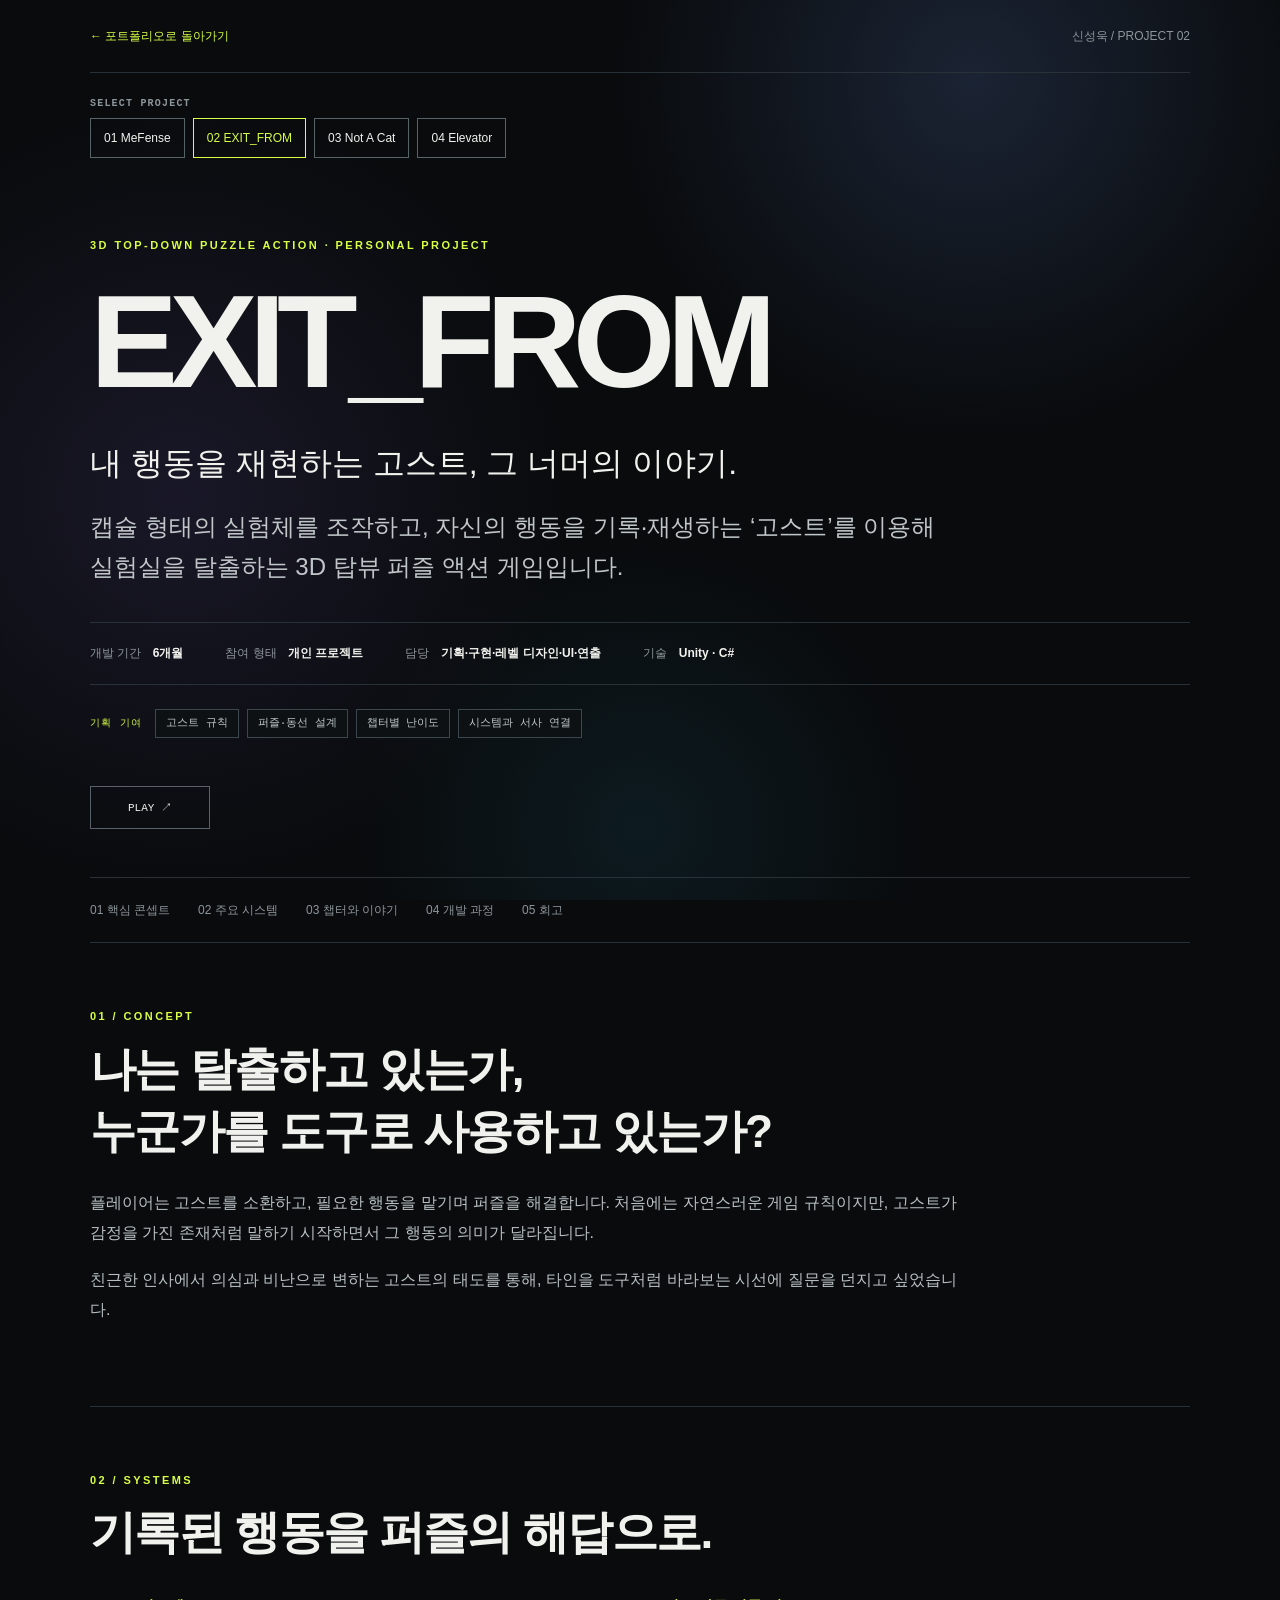
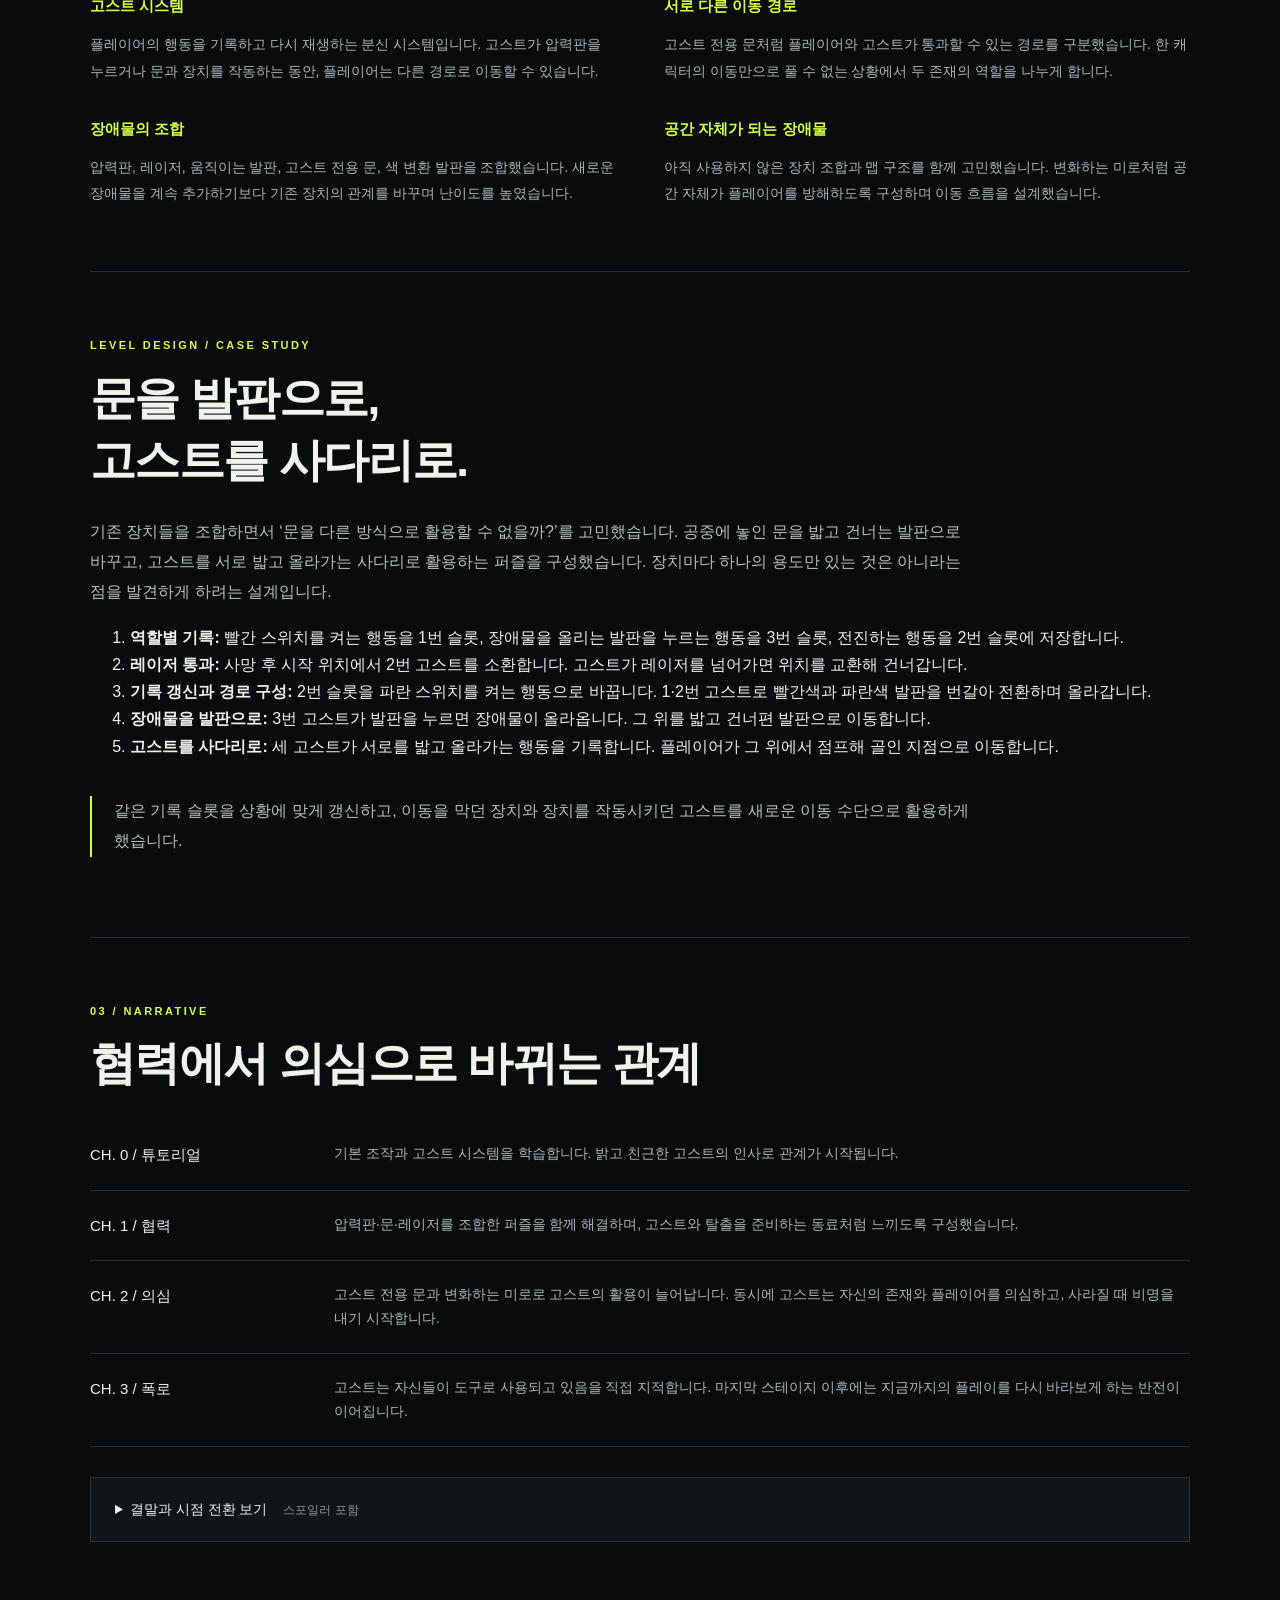
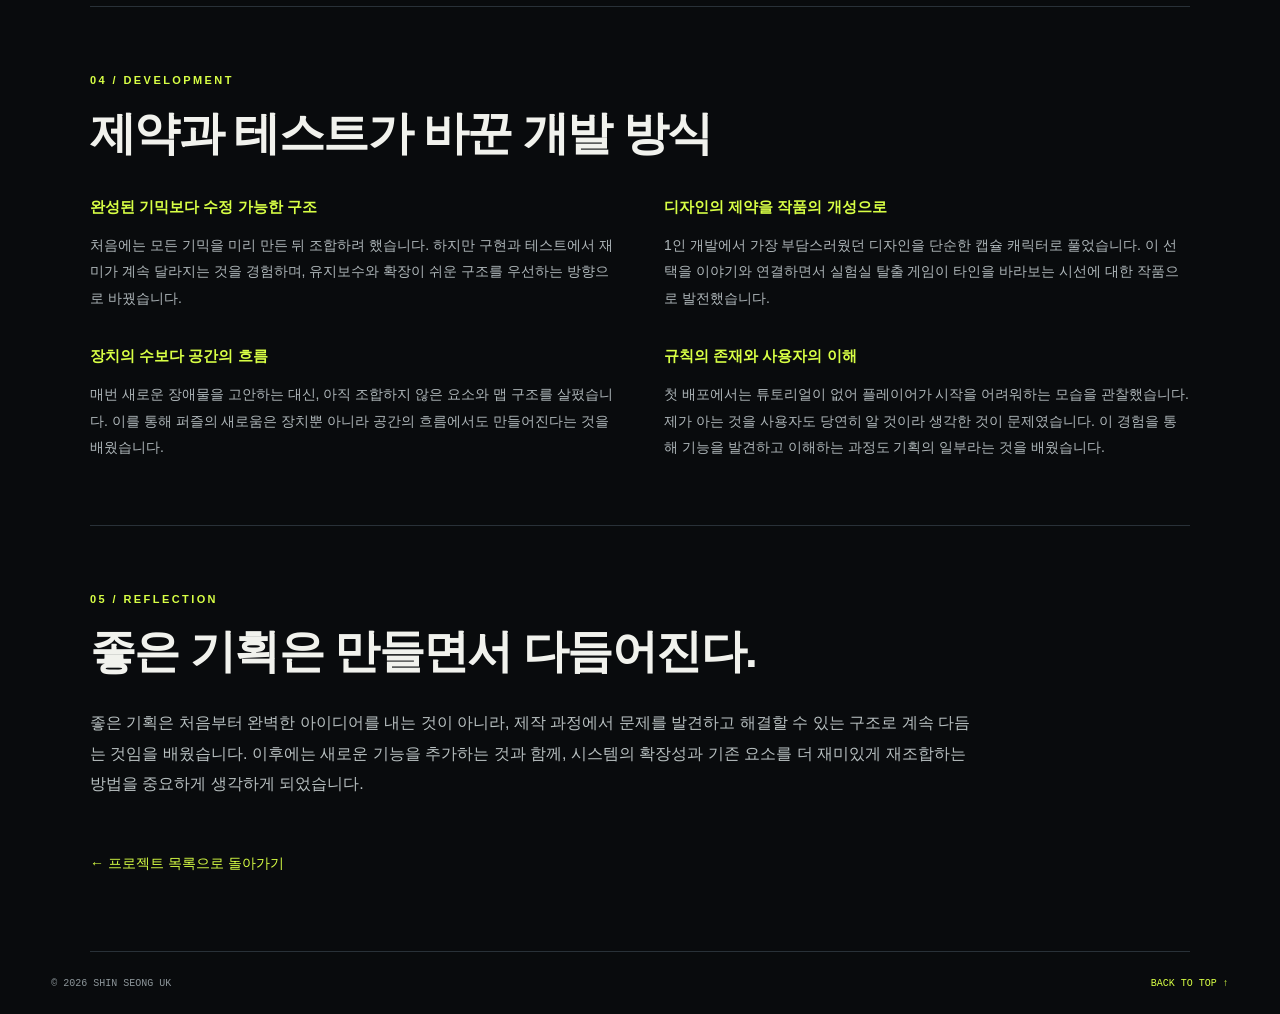
<file: exit-from.html>
<!doctype html>
<html lang="ko">
<head>
  <meta charset="utf-8">
  <meta name="viewport" content="width=device-width, initial-scale=1">
  <meta name="description" content="게임 기획자 신성욱의 EXIT_FROM. 고스트 규칙과 퍼즐 동선, 챕터별 감정 변화로 시스템과 서사를 연결한 작품입니다.">
  <title>EXIT_FROM — 프로젝트 상세 | 신성욱</title>
  <link rel="stylesheet" href="style.css">
</head>
<body class="detail-page">
  <header class="detail-nav">
    <a href="index.html#exit-from">← 포트폴리오로 돌아가기</a>
    <span>신성욱 / PROJECT 02</span>
  </header>
  <main class="detail-main">
    <nav class="detail-project-switcher" aria-label="프로젝트 선택"><span>SELECT PROJECT</span><a href="mefense.html">01 MeFense</a><a href="exit-from.html" aria-current="page">02 EXIT_FROM</a><a href="not-a-cat.html">03 Not A Cat</a><a href="elevator.html">04 Elevator</a></nav>
    <section class="detail-hero" aria-labelledby="detail-title">
      <p class="eyebrow">3D TOP-DOWN PUZZLE ACTION · PERSONAL PROJECT</p>
      <h1 id="detail-title">EXIT_FROM</h1>
      <p class="detail-tagline">내 행동을 재현하는 고스트, 그 너머의 이야기.</p>
      <p class="project-lead">캡슐 형태의 실험체를 조작하고, 자신의 행동을 기록·재생하는 ‘고스트’를 이용해 실험실을 탈출하는 3D 탑뷰 퍼즐 액션 게임입니다.</p>
      <div class="project-meta"><span>개발 기간 <strong>6개월</strong></span><span>참여 형태 <strong>개인 프로젝트</strong></span><span>담당 <strong>기획·구현·레벨 디자인·UI·연출</strong></span><span>기술 <strong>Unity · C#</strong></span></div>
      <div class="tech-stack" aria-label="EXIT_FROM 기획 기여"><strong>기획 기여</strong><span>고스트 규칙</span><span>퍼즐·동선 설계</span><span>챕터별 난이도</span><span>시스템과 서사 연결</span></div>
      <nav class="project-links" aria-label="EXIT_FROM 외부 자료">
        <a href="https://shinseonguk.itch.io/exit-from" target="_blank" rel="noopener noreferrer">PLAY ↗</a>
      </nav>
    </section>
    <nav class="detail-contents" aria-label="상세 페이지 목차">
      <a href="#concept">01 핵심 콘셉트</a><a href="#systems">02 주요 시스템</a><a href="#chapters">03 챕터와 이야기</a><a href="#development">04 개발 과정</a><a href="#reflection">05 회고</a>
    </nav>
    <section class="detail-section" id="concept">
      <p class="eyebrow">01 / CONCEPT</p>
      <h2>나는 탈출하고 있는가,<br>누군가를 도구로 사용하고 있는가?</h2>
      <p>플레이어는 고스트를 소환하고, 필요한 행동을 맡기며 퍼즐을 해결합니다. 처음에는 자연스러운 게임 규칙이지만, 고스트가 감정을 가진 존재처럼 말하기 시작하면서 그 행동의 의미가 달라집니다.</p>
      <p>친근한 인사에서 의심과 비난으로 변하는 고스트의 태도를 통해, 타인을 도구처럼 바라보는 시선에 질문을 던지고 싶었습니다.</p>
    </section>
    <section class="detail-section" id="systems">
      <p class="eyebrow">02 / SYSTEMS</p>
      <h2>기록된 행동을 퍼즐의 해답으로.</h2>
      <div class="detail-cards">
        <div><h3>고스트 시스템</h3><p>플레이어의 행동을 기록하고 다시 재생하는 분신 시스템입니다. 고스트가 압력판을 누르거나 문과 장치를 작동하는 동안, 플레이어는 다른 경로로 이동할 수 있습니다.</p></div>
        <div><h3>서로 다른 이동 경로</h3><p>고스트 전용 문처럼 플레이어와 고스트가 통과할 수 있는 경로를 구분했습니다. 한 캐릭터의 이동만으로 풀 수 없는 상황에서 두 존재의 역할을 나누게 합니다.</p></div>
        <div><h3>장애물의 조합</h3><p>압력판, 레이저, 움직이는 발판, 고스트 전용 문, 색 변환 발판을 조합했습니다. 새로운 장애물을 계속 추가하기보다 기존 장치의 관계를 바꾸며 난이도를 높였습니다.</p></div>
        <div><h3>공간 자체가 되는 장애물</h3><p>아직 사용하지 않은 장치 조합과 맵 구조를 함께 고민했습니다. 변화하는 미로처럼 공간 자체가 플레이어를 방해하도록 구성하며 이동 흐름을 설계했습니다.</p></div>
      </div>
    </section>
    <section class="detail-section" id="puzzle-case">
      <p class="eyebrow">LEVEL DESIGN / CASE STUDY</p><h2>문을 발판으로,<br>고스트를 사다리로.</h2>
      <p>기존 장치들을 조합하면서 ‘문을 다른 방식으로 활용할 수 없을까?’를 고민했습니다. 공중에 놓인 문을 밟고 건너는 발판으로 바꾸고, 고스트를 서로 밟고 올라가는 사다리로 활용하는 퍼즐을 구성했습니다. 장치마다 하나의 용도만 있는 것은 아니라는 점을 발견하게 하려는 설계입니다.</p>
      <ol><li><strong>역할별 기록:</strong> 빨간 스위치를 켜는 행동을 1번 슬롯, 장애물을 올리는 발판을 누르는 행동을 3번 슬롯, 전진하는 행동을 2번 슬롯에 저장합니다.</li><li><strong>레이저 통과:</strong> 사망 후 시작 위치에서 2번 고스트를 소환합니다. 고스트가 레이저를 넘어가면 위치를 교환해 건너갑니다.</li><li><strong>기록 갱신과 경로 구성:</strong> 2번 슬롯을 파란 스위치를 켜는 행동으로 바꿉니다. 1·2번 고스트로 빨간색과 파란색 발판을 번갈아 전환하며 올라갑니다.</li><li><strong>장애물을 발판으로:</strong> 3번 고스트가 발판을 누르면 장애물이 올라옵니다. 그 위를 밟고 건너편 발판으로 이동합니다.</li><li><strong>고스트를 사다리로:</strong> 세 고스트가 서로를 밟고 올라가는 행동을 기록합니다. 플레이어가 그 위에서 점프해 골인 지점으로 이동합니다.</li></ol>
      <p class="detail-result">같은 기록 슬롯을 상황에 맞게 갱신하고, 이동을 막던 장치와 장치를 작동시키던 고스트를 새로운 이동 수단으로 활용하게 했습니다.</p>
    </section>
    <section class="detail-section" id="chapters">
      <p class="eyebrow">03 / NARRATIVE</p>
      <h2>협력에서 의심으로 바뀌는 관계</h2>
      <dl class="design-questions">
        <div><dt>CH. 0 / 튜토리얼</dt><dd>기본 조작과 고스트 시스템을 학습합니다. 밝고 친근한 고스트의 인사로 관계가 시작됩니다.</dd></div>
        <div><dt>CH. 1 / 협력</dt><dd>압력판·문·레이저를 조합한 퍼즐을 함께 해결하며, 고스트와 탈출을 준비하는 동료처럼 느끼도록 구성했습니다.</dd></div>
        <div><dt>CH. 2 / 의심</dt><dd>고스트 전용 문과 변화하는 미로로 고스트의 활용이 늘어납니다. 동시에 고스트는 자신의 존재와 플레이어를 의심하고, 사라질 때 비명을 내기 시작합니다.</dd></div>
        <div><dt>CH. 3 / 폭로</dt><dd>고스트는 자신들이 도구로 사용되고 있음을 직접 지적합니다. 마지막 스테이지 이후에는 지금까지의 플레이를 다시 바라보게 하는 반전이 이어집니다.</dd></div>
      </dl>
      <details class="story-spoiler">
        <summary>결말과 시점 전환 보기 <span>스포일러 포함</span></summary>
        <p>마지막 스테이지를 클리어하면 탑뷰에서 1인칭으로 시점이 바뀝니다. 플레이어는 실험실 안을 바라보던 진짜 관찰자였으며, 지금까지 조작한 캐릭터와 고스트는 실험 대상이었다는 사실이 드러납니다.</p>
        <p>관찰자의 손은 사람의 손이지만 다른 연구원은 여전히 캡슐처럼 보입니다. 단순한 캐릭터 형태를 통해 ‘사람을 도구로 바라보는 시선’이라는 메시지를 시각적으로 연결했습니다.</p>
      </details>
    </section>
    <section class="detail-section" id="development">
      <p class="eyebrow">04 / DEVELOPMENT</p>
      <h2>제약과 테스트가 바꾼 개발 방식</h2>
      <div class="detail-cards">
        <div><h3>완성된 기믹보다 수정 가능한 구조</h3><p>처음에는 모든 기믹을 미리 만든 뒤 조합하려 했습니다. 하지만 구현과 테스트에서 재미가 계속 달라지는 것을 경험하며, 유지보수와 확장이 쉬운 구조를 우선하는 방향으로 바꿨습니다.</p></div>
        <div><h3>디자인의 제약을 작품의 개성으로</h3><p>1인 개발에서 가장 부담스러웠던 디자인을 단순한 캡슐 캐릭터로 풀었습니다. 이 선택을 이야기와 연결하면서 실험실 탈출 게임이 타인을 바라보는 시선에 대한 작품으로 발전했습니다.</p></div>
        <div><h3>장치의 수보다 공간의 흐름</h3><p>매번 새로운 장애물을 고안하는 대신, 아직 조합하지 않은 요소와 맵 구조를 살폈습니다. 이를 통해 퍼즐의 새로움은 장치뿐 아니라 공간의 흐름에서도 만들어진다는 것을 배웠습니다.</p></div>
        <div><h3>규칙의 존재와 사용자의 이해</h3><p>첫 배포에서는 튜토리얼이 없어 플레이어가 시작을 어려워하는 모습을 관찰했습니다. 제가 아는 것을 사용자도 당연히 알 것이라 생각한 것이 문제였습니다. 이 경험을 통해 기능을 발견하고 이해하는 과정도 기획의 일부라는 것을 배웠습니다.</p></div>
      </div>
    </section>
    <section class="detail-section" id="reflection">
      <p class="eyebrow">05 / REFLECTION</p>
      <h2>좋은 기획은 만들면서 다듬어진다.</h2>
      <p>좋은 기획은 처음부터 완벽한 아이디어를 내는 것이 아니라, 제작 과정에서 문제를 발견하고 해결할 수 있는 구조로 계속 다듬는 것임을 배웠습니다. 이후에는 새로운 기능을 추가하는 것과 함께, 시스템의 확장성과 기존 요소를 더 재미있게 재조합하는 방법을 중요하게 생각하게 되었습니다.</p>
      <a class="detail-back" href="index.html#exit-from">← 프로젝트 목록으로 돌아가기</a>
    </section>
  </main>
  <footer><span>© 2026 SHIN SEONG UK</span><a href="#detail-title">BACK TO TOP ↑</a></footer>
</body>
</html>
</file>
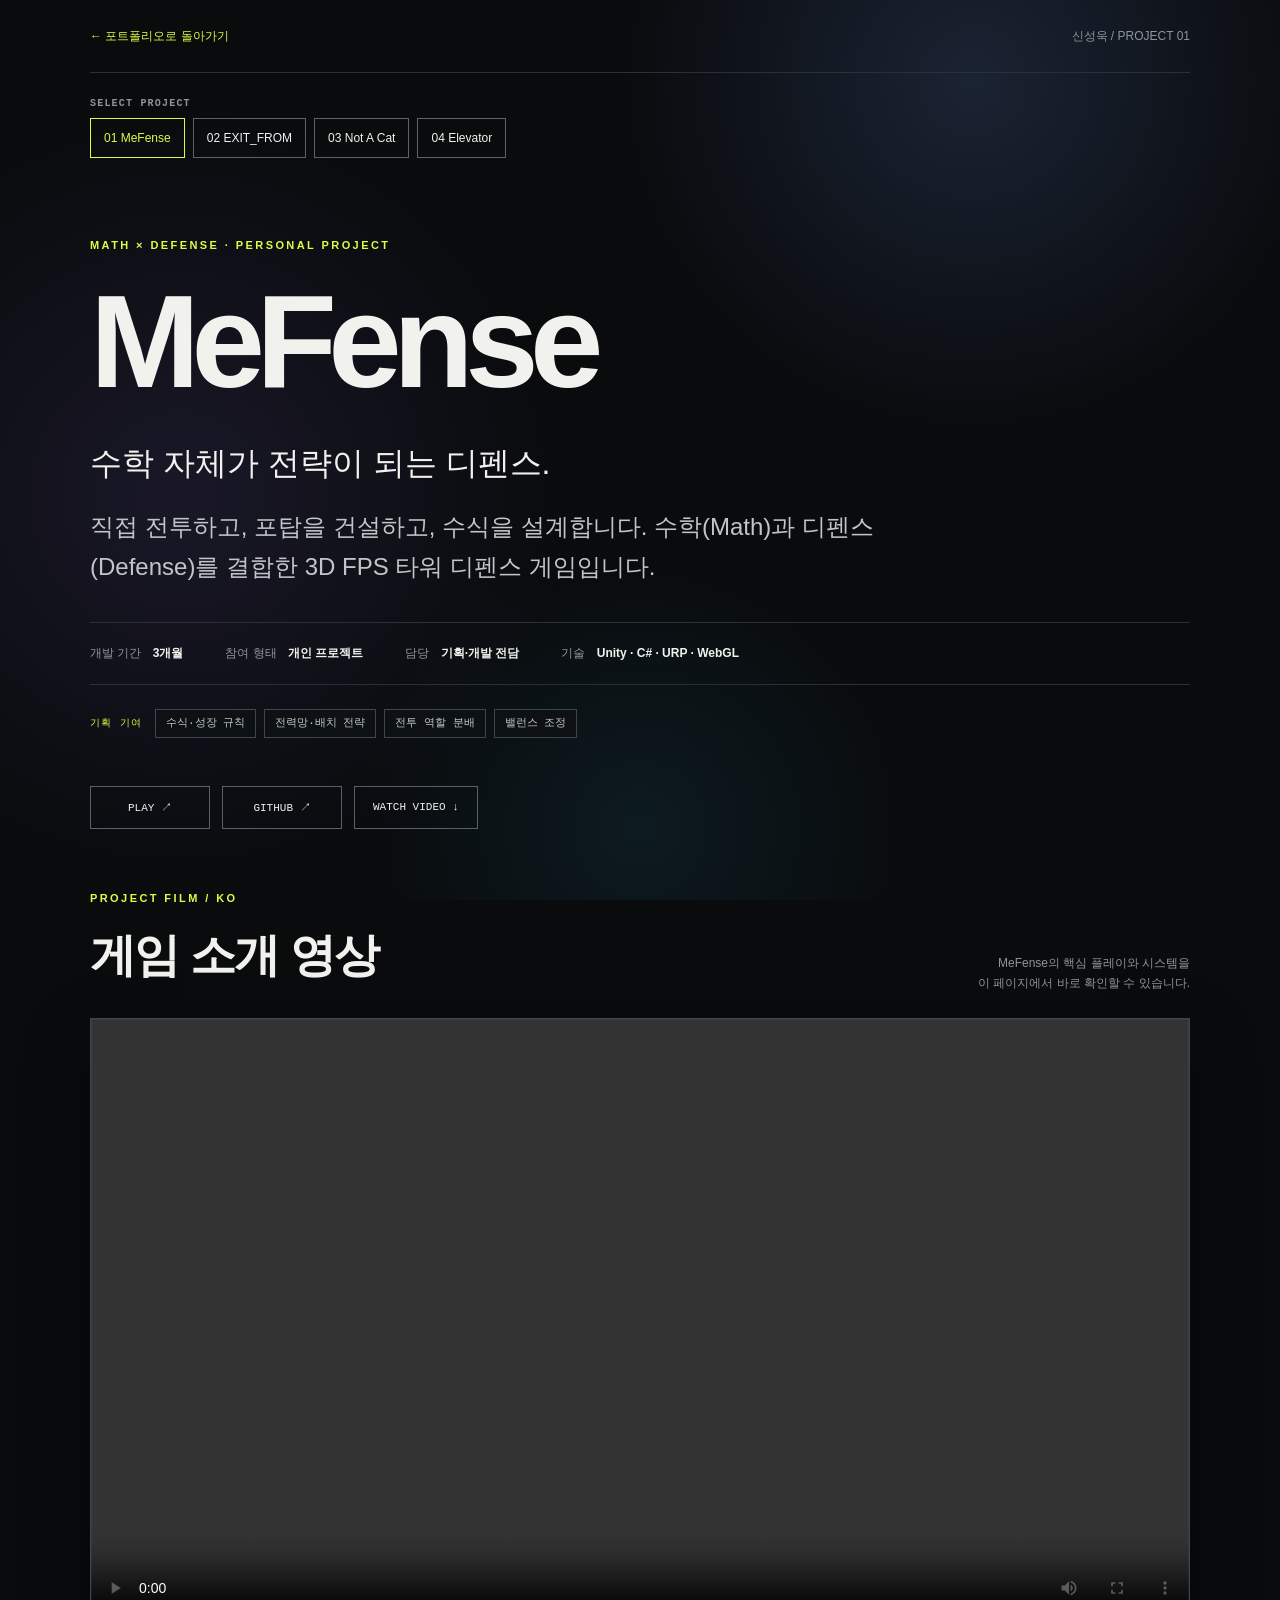
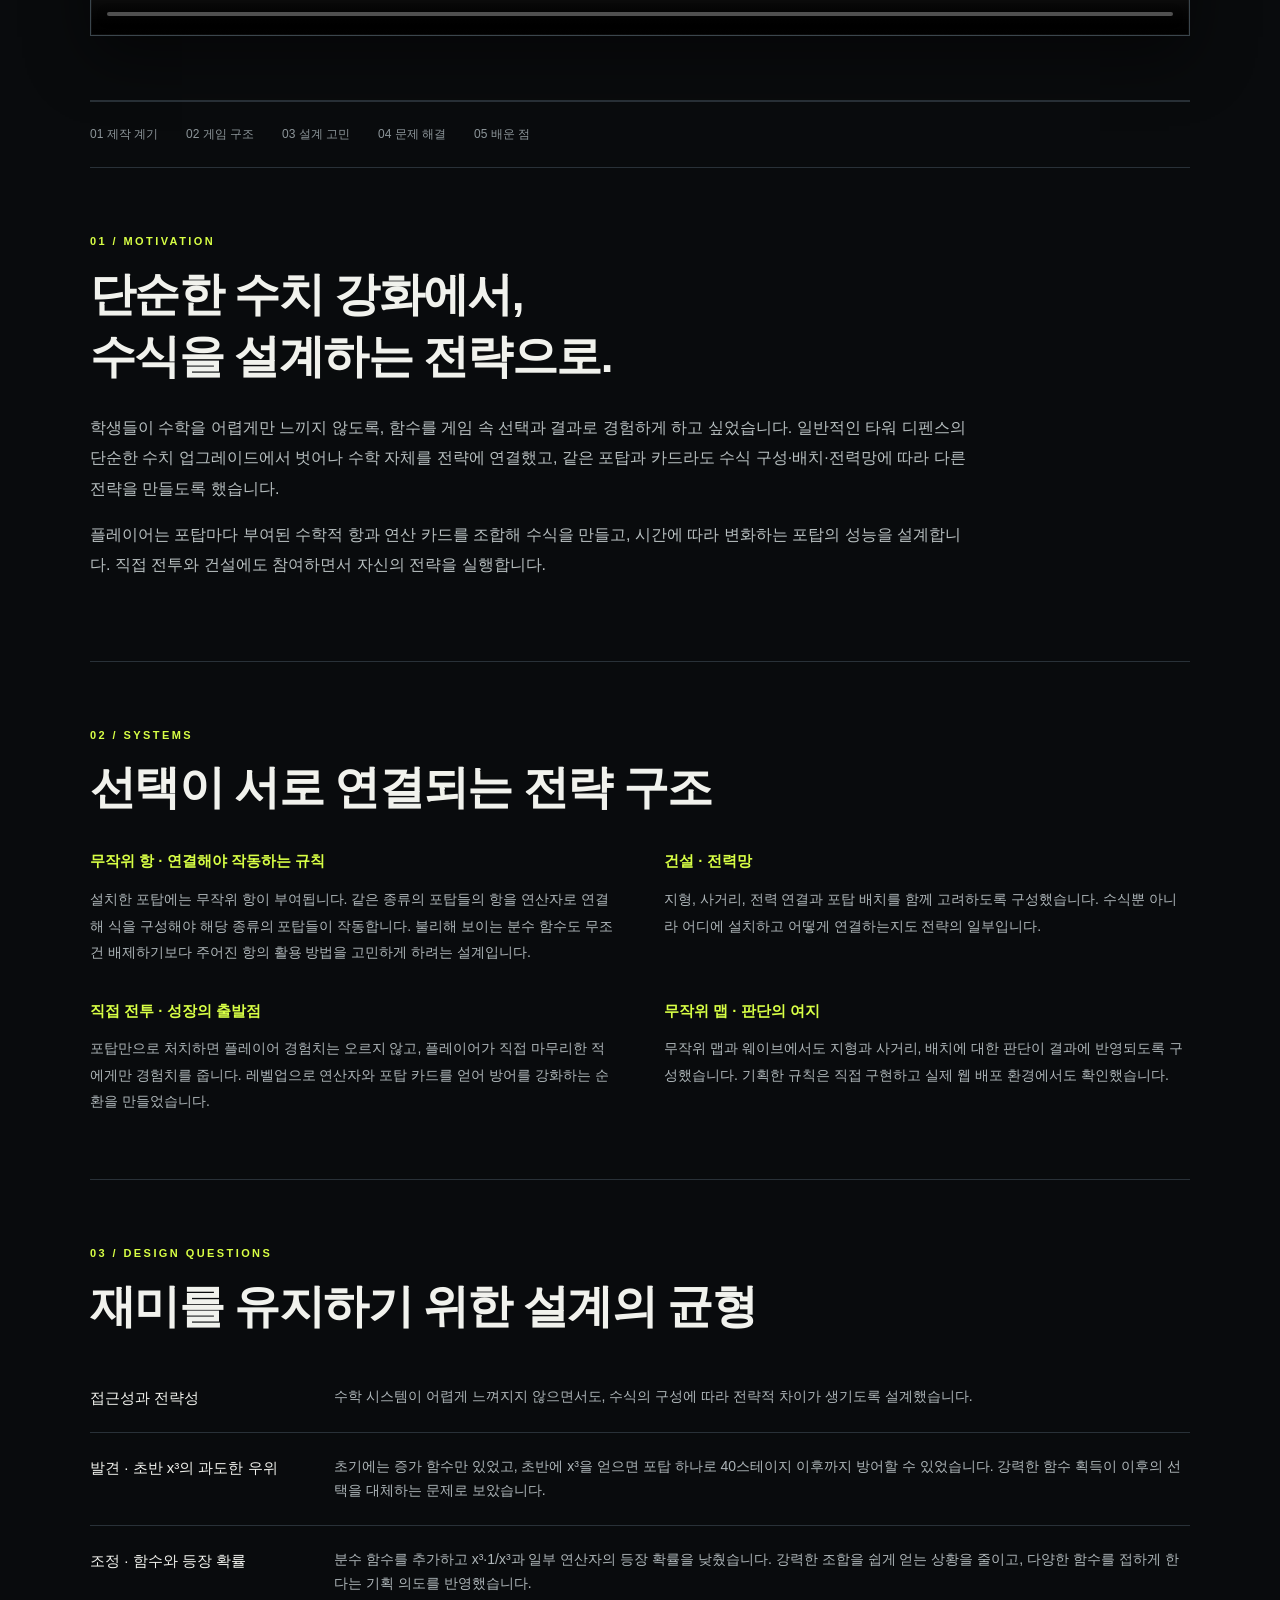
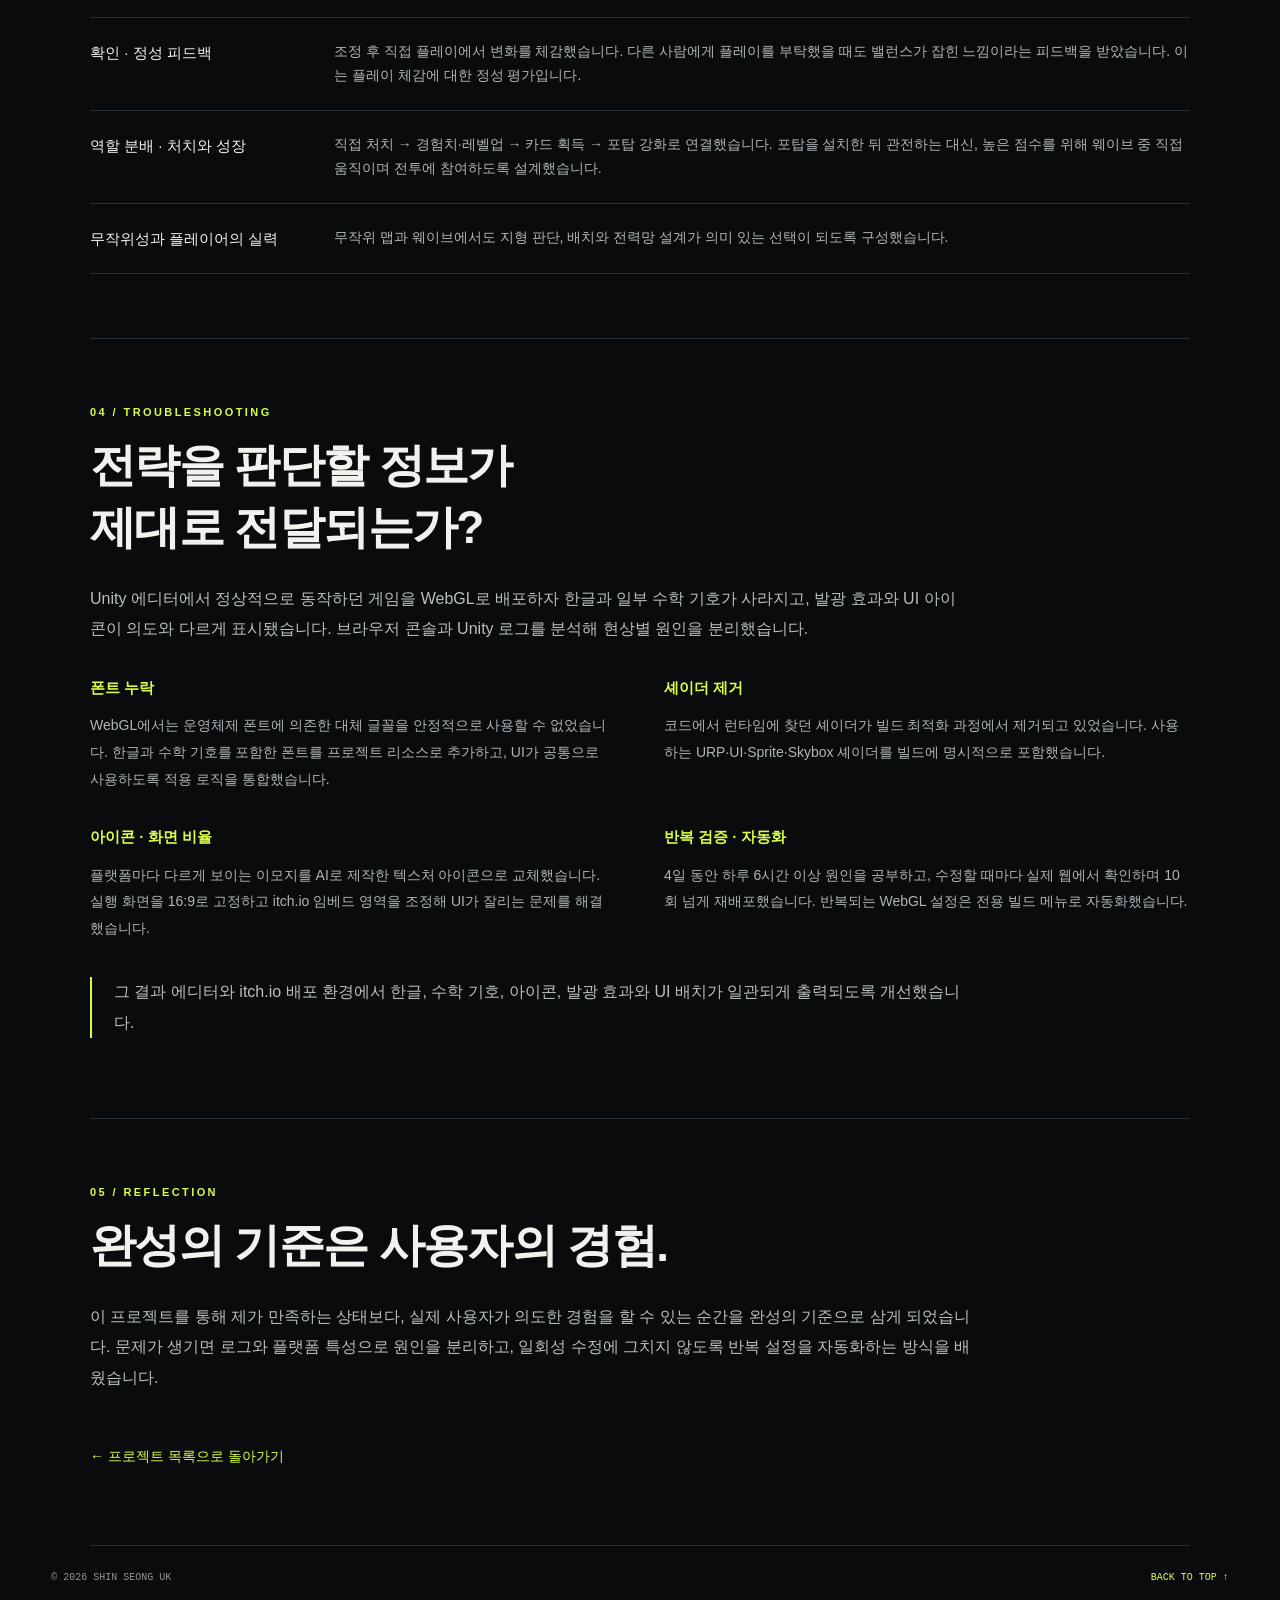
<file: mefense.html>
<!doctype html>
<html lang="ko">
<head>
  <meta charset="utf-8">
  <meta name="viewport" content="width=device-width, initial-scale=1">
  <meta name="description" content="게임 기획자 신성욱의 MeFense. 수식·배치·전력망을 연결한 전략 시스템과 직접 전투의 역할 분배를 소개합니다.">
  <title>MeFense — 프로젝트 상세 | 신성욱</title>
  <link rel="stylesheet" href="style.css">
</head>
<body class="detail-page">
  <header class="detail-nav">
    <a href="index.html#mefense">← 포트폴리오로 돌아가기</a>
    <span>신성욱 / PROJECT 01</span>
  </header>
  <main class="detail-main">
    <nav class="detail-project-switcher" aria-label="프로젝트 선택"><span>SELECT PROJECT</span><a href="mefense.html" aria-current="page">01 MeFense</a><a href="exit-from.html">02 EXIT_FROM</a><a href="not-a-cat.html">03 Not A Cat</a><a href="elevator.html">04 Elevator</a></nav>
    <section class="detail-hero" aria-labelledby="detail-title">
      <p class="eyebrow">MATH × DEFENSE · PERSONAL PROJECT</p>
      <h1 id="detail-title">MeFense</h1>
      <p class="detail-tagline">수학 자체가 전략이 되는 디펜스.</p>
      <p class="project-lead">직접 전투하고, 포탑을 건설하고, 수식을 설계합니다. 수학(Math)과 디펜스(Defense)를 결합한 3D FPS 타워 디펜스 게임입니다.</p>
      <div class="project-meta"><span>개발 기간 <strong>3개월</strong></span><span>참여 형태 <strong>개인 프로젝트</strong></span><span>담당 <strong>기획·개발 전담</strong></span><span>기술 <strong>Unity · C# · URP · WebGL</strong></span></div>
      <div class="tech-stack" aria-label="MeFense 기획 기여"><strong>기획 기여</strong><span>수식·성장 규칙</span><span>전력망·배치 전략</span><span>전투 역할 분배</span><span>밸런스 조정</span></div>
      <nav class="project-links" aria-label="MeFense 외부 자료">
        <a href="https://shinseonguk.itch.io/mefense" target="_blank" rel="noopener noreferrer">PLAY ↗</a>
        <a href="https://github.com/shin-seong-yuk/MeFense" target="_blank" rel="noopener noreferrer">GITHUB ↗</a>
        <a href="#intro-video">WATCH VIDEO ↓</a>
      </nav>
    </section>
    <section class="detail-video" id="intro-video" aria-labelledby="intro-video-title">
      <div class="detail-video-heading"><div><p class="eyebrow">PROJECT FILM / KO</p><h2 id="intro-video-title">게임 소개 영상</h2></div><p>MeFense의 핵심 플레이와 시스템을<br>이 페이지에서 바로 확인할 수 있습니다.</p></div>
      <div class="project-video-frame">
        <video controls playsinline preload="metadata" aria-label="MeFense 한국어 소개 영상">
          <source src="assets/video/mefense-intro-ko.mp4" type="video/mp4">
          이 브라우저에서는 영상을 재생할 수 없습니다. <a href="assets/video/mefense-intro-ko.mp4">영상 파일을 직접 열어주세요.</a>
        </video>
      </div>
    </section>
    <nav class="detail-contents" aria-label="상세 페이지 목차">
      <a href="#motivation">01 제작 계기</a><a href="#systems">02 게임 구조</a><a href="#design">03 설계 고민</a><a href="#webgl">04 문제 해결</a><a href="#reflection">05 배운 점</a>
    </nav>
    <section class="detail-section" id="motivation">
      <p class="eyebrow">01 / MOTIVATION</p>
      <h2>단순한 수치 강화에서,<br>수식을 설계하는 전략으로.</h2>
      <p>학생들이 수학을 어렵게만 느끼지 않도록, 함수를 게임 속 선택과 결과로 경험하게 하고 싶었습니다. 일반적인 타워 디펜스의 단순한 수치 업그레이드에서 벗어나 수학 자체를 전략에 연결했고, 같은 포탑과 카드라도 수식 구성·배치·전력망에 따라 다른 전략을 만들도록 했습니다.</p>
      <p>플레이어는 포탑마다 부여된 수학적 항과 연산 카드를 조합해 수식을 만들고, 시간에 따라 변화하는 포탑의 성능을 설계합니다. 직접 전투와 건설에도 참여하면서 자신의 전략을 실행합니다.</p>
    </section>
    <section class="detail-section" id="systems">
      <p class="eyebrow">02 / SYSTEMS</p>
      <h2>선택이 서로 연결되는 전략 구조</h2>
      <div class="detail-cards">
        <div><h3>무작위 항 · 연결해야 작동하는 규칙</h3><p>설치한 포탑에는 무작위 항이 부여됩니다. 같은 종류의 포탑들의 항을 연산자로 연결해 식을 구성해야 해당 종류의 포탑들이 작동합니다. 불리해 보이는 분수 함수도 무조건 배제하기보다 주어진 항의 활용 방법을 고민하게 하려는 설계입니다.</p></div>
        <div><h3>건설 · 전력망</h3><p>지형, 사거리, 전력 연결과 포탑 배치를 함께 고려하도록 구성했습니다. 수식뿐 아니라 어디에 설치하고 어떻게 연결하는지도 전략의 일부입니다.</p></div>
        <div><h3>직접 전투 · 성장의 출발점</h3><p>포탑만으로 처치하면 플레이어 경험치는 오르지 않고, 플레이어가 직접 마무리한 적에게만 경험치를 줍니다. 레벨업으로 연산자와 포탑 카드를 얻어 방어를 강화하는 순환을 만들었습니다.</p></div>
        <div><h3>무작위 맵 · 판단의 여지</h3><p>무작위 맵과 웨이브에서도 지형과 사거리, 배치에 대한 판단이 결과에 반영되도록 구성했습니다. 기획한 규칙은 직접 구현하고 실제 웹 배포 환경에서도 확인했습니다.</p></div>
      </div>
    </section>
    <section class="detail-section" id="design">
      <p class="eyebrow">03 / DESIGN QUESTIONS</p>
      <h2>재미를 유지하기 위한 설계의 균형</h2>
      <dl class="design-questions">
        <div><dt>접근성과 전략성</dt><dd>수학 시스템이 어렵게 느껴지지 않으면서도, 수식의 구성에 따라 전략적 차이가 생기도록 설계했습니다.</dd></div>
        <div><dt>발견 · 초반 x³의 과도한 우위</dt><dd>초기에는 증가 함수만 있었고, 초반에 x³을 얻으면 포탑 하나로 40스테이지 이후까지 방어할 수 있었습니다. 강력한 함수 획득이 이후의 선택을 대체하는 문제로 보았습니다.</dd></div>
        <div><dt>조정 · 함수와 등장 확률</dt><dd>분수 함수를 추가하고 x³·1/x³과 일부 연산자의 등장 확률을 낮췄습니다. 강력한 조합을 쉽게 얻는 상황을 줄이고, 다양한 함수를 접하게 한다는 기획 의도를 반영했습니다.</dd></div>
        <div><dt>확인 · 정성 피드백</dt><dd>조정 후 직접 플레이에서 변화를 체감했습니다. 다른 사람에게 플레이를 부탁했을 때도 밸런스가 잡힌 느낌이라는 피드백을 받았습니다. 이는 플레이 체감에 대한 정성 평가입니다.</dd></div>
        <div><dt>역할 분배 · 처치와 성장</dt><dd>직접 처치 → 경험치·레벨업 → 카드 획득 → 포탑 강화로 연결했습니다. 포탑을 설치한 뒤 관전하는 대신, 높은 점수를 위해 웨이브 중 직접 움직이며 전투에 참여하도록 설계했습니다.</dd></div>
        <div><dt>무작위성과 플레이어의 실력</dt><dd>무작위 맵과 웨이브에서도 지형 판단, 배치와 전력망 설계가 의미 있는 선택이 되도록 구성했습니다.</dd></div>
      </dl>
    </section>
    <section class="detail-section" id="webgl">
      <p class="eyebrow">04 / TROUBLESHOOTING</p>
      <h2>전략을 판단할 정보가<br>제대로 전달되는가?</h2>
      <p>Unity 에디터에서 정상적으로 동작하던 게임을 WebGL로 배포하자 한글과 일부 수학 기호가 사라지고, 발광 효과와 UI 아이콘이 의도와 다르게 표시됐습니다. 브라우저 콘솔과 Unity 로그를 분석해 현상별 원인을 분리했습니다.</p>
      <div class="detail-cards">
        <div><h3>폰트 누락</h3><p>WebGL에서는 운영체제 폰트에 의존한 대체 글꼴을 안정적으로 사용할 수 없었습니다. 한글과 수학 기호를 포함한 폰트를 프로젝트 리소스로 추가하고, UI가 공통으로 사용하도록 적용 로직을 통합했습니다.</p></div>
        <div><h3>셰이더 제거</h3><p>코드에서 런타임에 찾던 셰이더가 빌드 최적화 과정에서 제거되고 있었습니다. 사용하는 URP·UI·Sprite·Skybox 셰이더를 빌드에 명시적으로 포함했습니다.</p></div>
        <div><h3>아이콘 · 화면 비율</h3><p>플랫폼마다 다르게 보이는 이모지를 AI로 제작한 텍스처 아이콘으로 교체했습니다. 실행 화면을 16:9로 고정하고 itch.io 임베드 영역을 조정해 UI가 잘리는 문제를 해결했습니다.</p></div>
        <div><h3>반복 검증 · 자동화</h3><p>4일 동안 하루 6시간 이상 원인을 공부하고, 수정할 때마다 실제 웹에서 확인하며 10회 넘게 재배포했습니다. 반복되는 WebGL 설정은 전용 빌드 메뉴로 자동화했습니다.</p></div>
      </div>
      <p class="detail-result">그 결과 에디터와 itch.io 배포 환경에서 한글, 수학 기호, 아이콘, 발광 효과와 UI 배치가 일관되게 출력되도록 개선했습니다.</p>
    </section>
    <section class="detail-section" id="reflection">
      <p class="eyebrow">05 / REFLECTION</p>
      <h2>완성의 기준은 사용자의 경험.</h2>
      <p>이 프로젝트를 통해 제가 만족하는 상태보다, 실제 사용자가 의도한 경험을 할 수 있는 순간을 완성의 기준으로 삼게 되었습니다. 문제가 생기면 로그와 플랫폼 특성으로 원인을 분리하고, 일회성 수정에 그치지 않도록 반복 설정을 자동화하는 방식을 배웠습니다.</p>
      <a class="detail-back" href="index.html#mefense">← 프로젝트 목록으로 돌아가기</a>
    </section>
  </main>
  <footer><span>© 2026 SHIN SEONG UK</span><a href="#detail-title">BACK TO TOP ↑</a></footer>
</body>
</html>
</file>
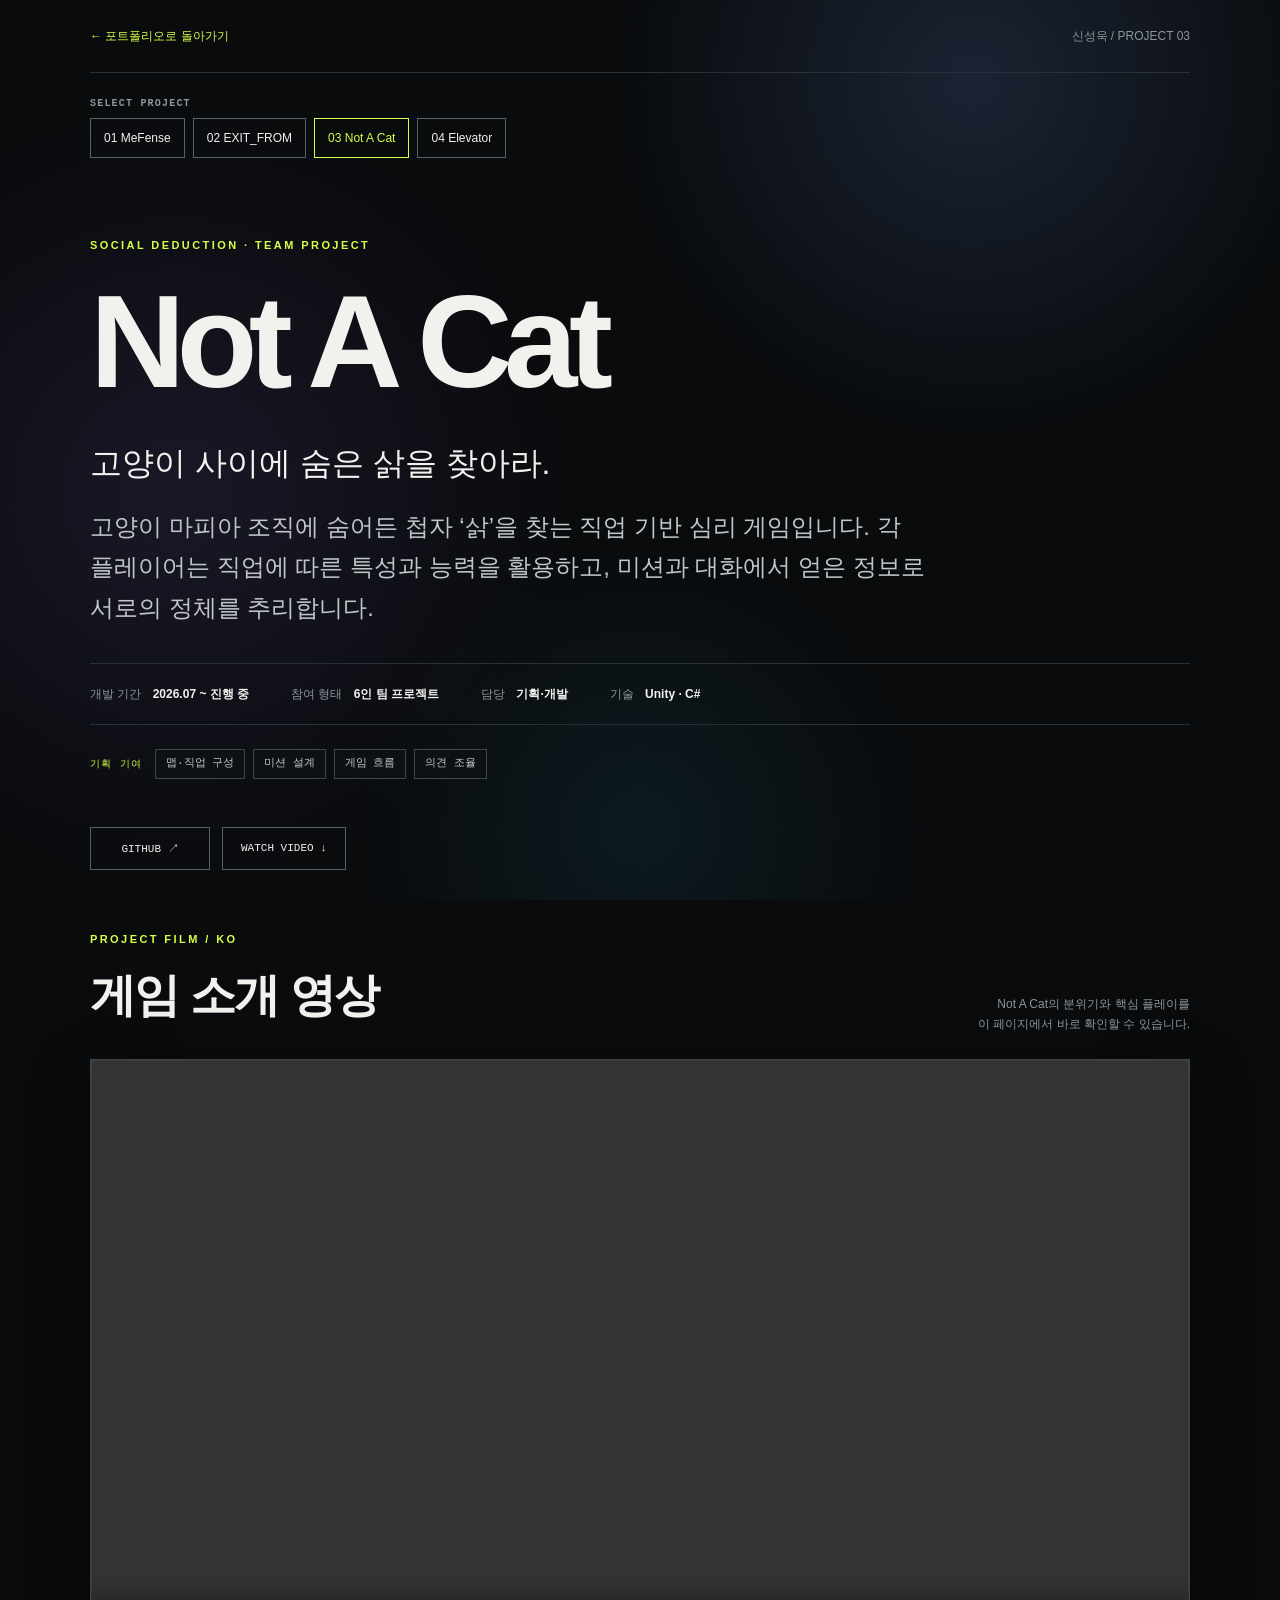
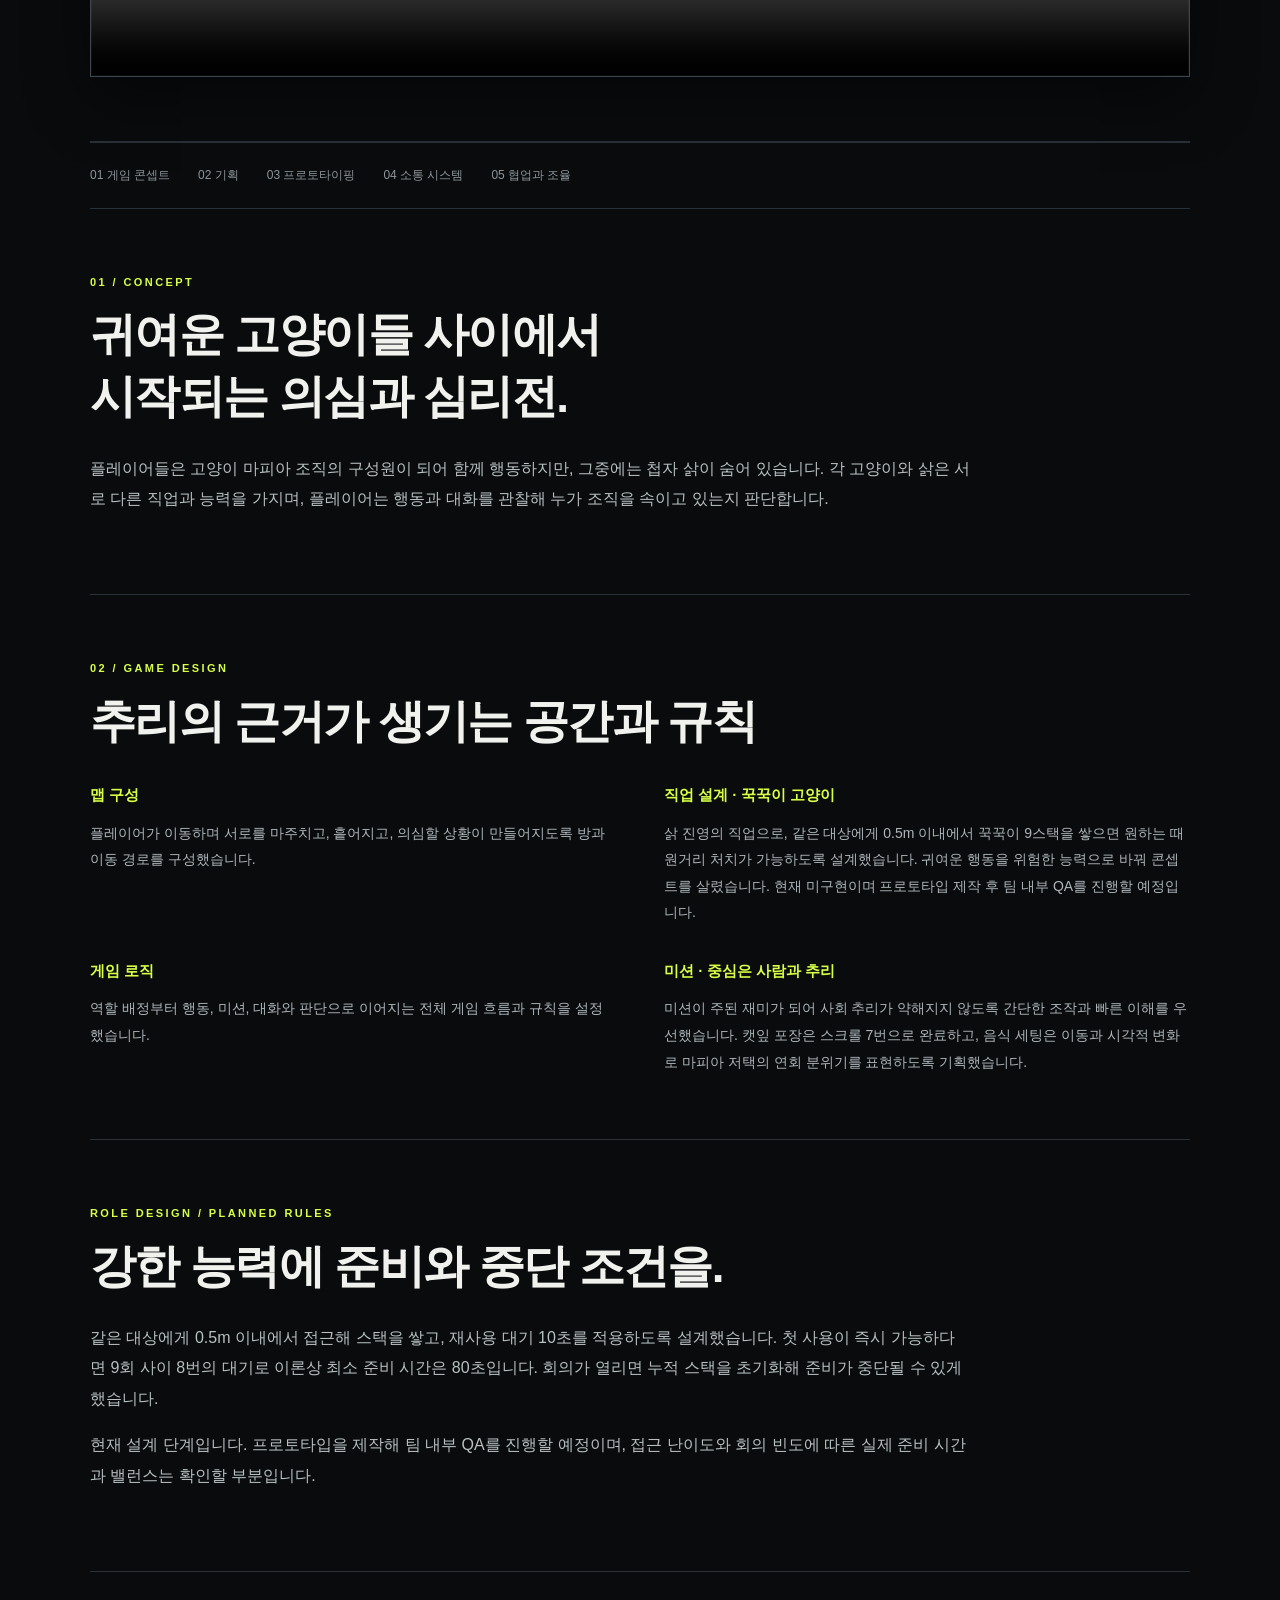
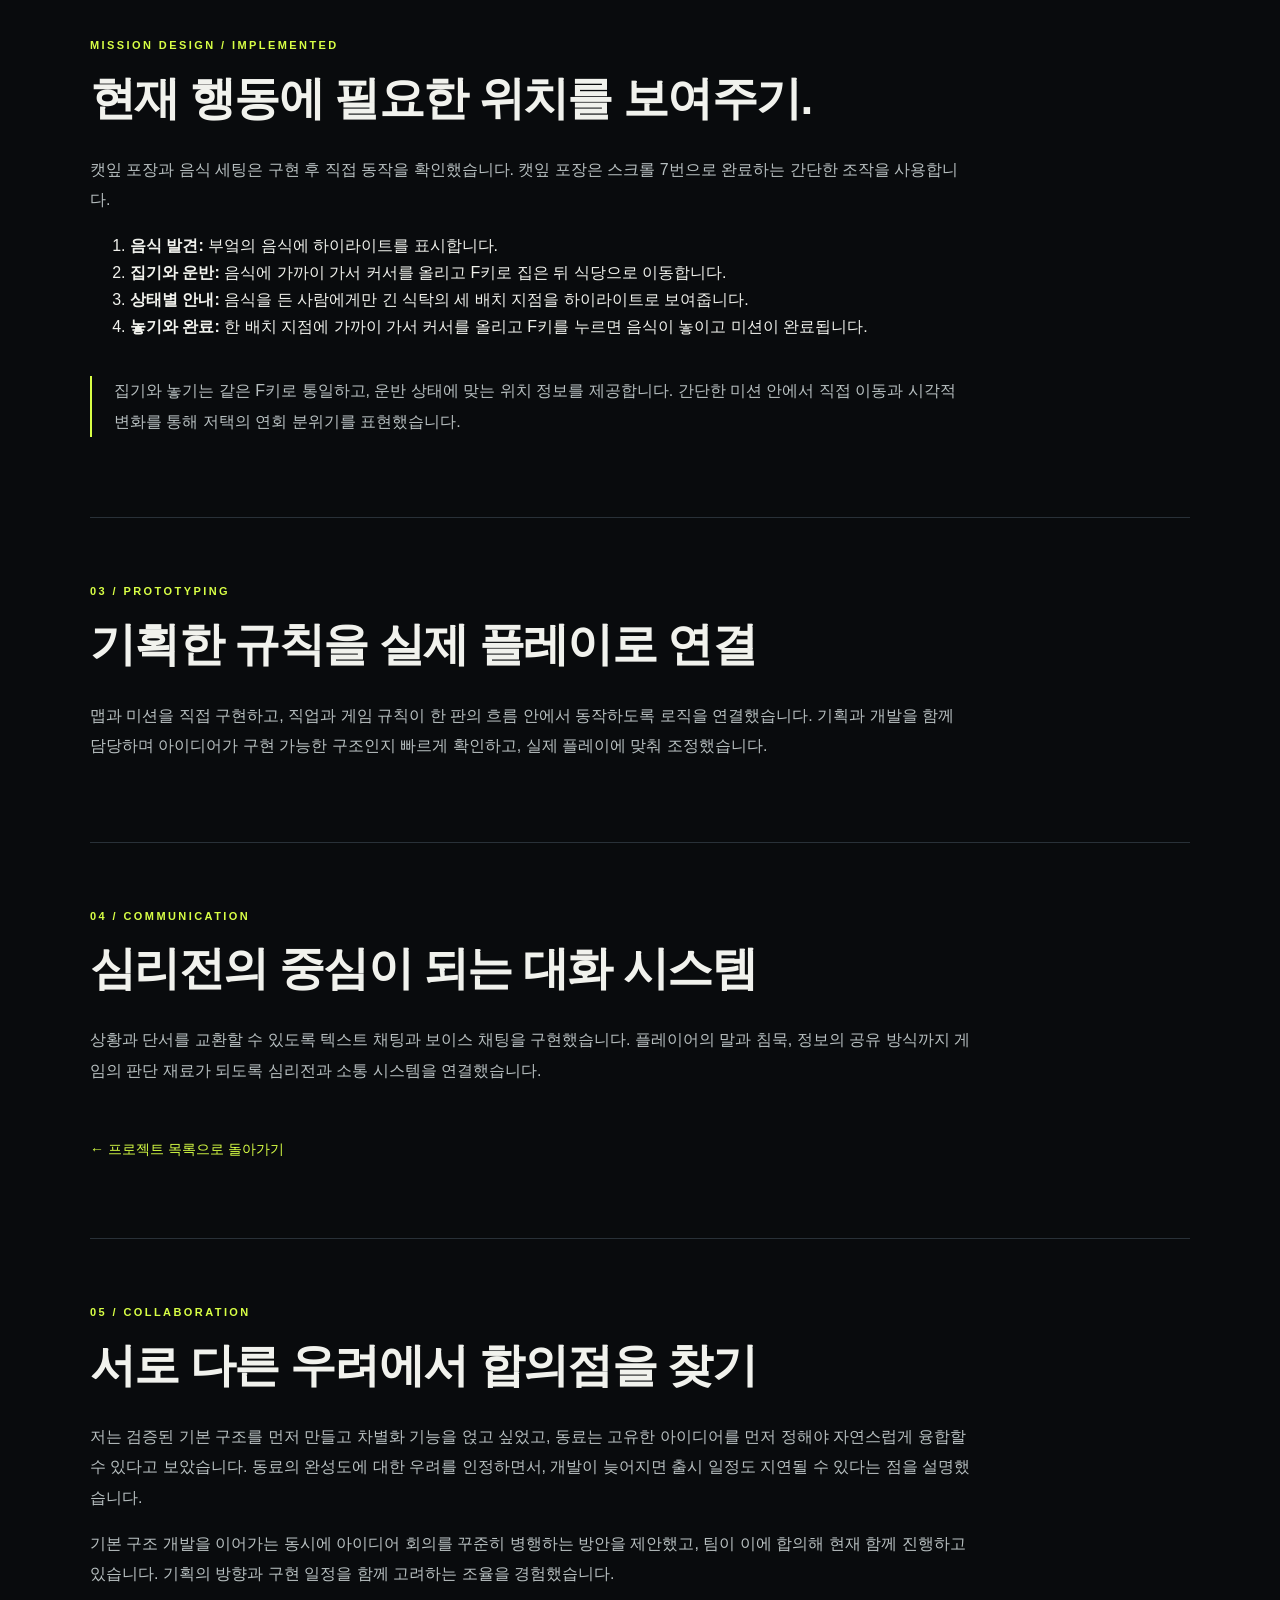
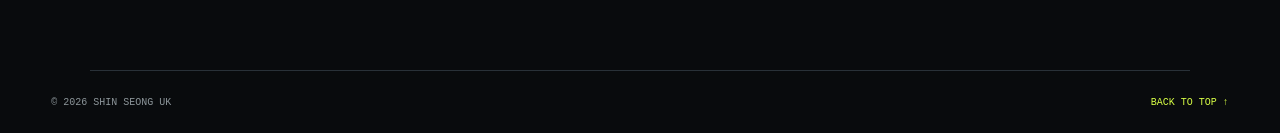
<file: not-a-cat.html>
<!doctype html>
<html lang="ko">
<head>
  <meta charset="utf-8">
  <meta name="viewport" content="width=device-width, initial-scale=1">
  <meta name="description" content="신성욱이 기획과 개발로 참여한 팀 프로젝트 Not A Cat. 직업, 미션, 맵과 채팅 시스템을 소개합니다.">
  <title>Not A Cat — 프로젝트 상세 | 신성욱</title>
  <link rel="stylesheet" href="style.css">
</head>
<body class="detail-page">
  <header class="detail-nav"><a href="index.html#not-a-cat">← 포트폴리오로 돌아가기</a><span>신성욱 / PROJECT 03</span></header>
  <main class="detail-main">
    <nav class="detail-project-switcher" aria-label="프로젝트 선택"><span>SELECT PROJECT</span><a href="mefense.html">01 MeFense</a><a href="exit-from.html">02 EXIT_FROM</a><a href="not-a-cat.html" aria-current="page">03 Not A Cat</a><a href="elevator.html">04 Elevator</a></nav>
    <section class="detail-hero" aria-labelledby="detail-title">
      <p class="eyebrow">SOCIAL DEDUCTION · TEAM PROJECT</p>
      <h1 id="detail-title">Not A Cat</h1>
      <p class="detail-tagline">고양이 사이에 숨은 삵을 찾아라.</p>
      <p class="project-lead">고양이 마피아 조직에 숨어든 첩자 ‘삵’을 찾는 직업 기반 심리 게임입니다. 각 플레이어는 직업에 따른 특성과 능력을 활용하고, 미션과 대화에서 얻은 정보로 서로의 정체를 추리합니다.</p>
      <div class="project-meta"><span>개발 기간 <strong>2026.07 ~ 진행 중</strong></span><span>참여 형태 <strong>6인 팀 프로젝트</strong></span><span>담당 <strong>기획·개발</strong></span><span>기술 <strong>Unity · C#</strong></span></div>
      <div class="tech-stack" aria-label="Not A Cat 기획 기여"><strong>기획 기여</strong><span>맵·직업 구성</span><span>미션 설계</span><span>게임 흐름</span><span>의견 조율</span></div>
      <nav class="project-links" aria-label="Not A Cat 외부 자료"><a href="https://github.com/Apptive-Game-Team/mafia" target="_blank" rel="noopener noreferrer">GITHUB ↗</a><a href="#intro-video">WATCH VIDEO ↓</a></nav>
    </section>
    <section class="detail-video" id="intro-video" aria-labelledby="intro-video-title">
      <div class="detail-video-heading"><div><p class="eyebrow">PROJECT FILM / KO</p><h2 id="intro-video-title">게임 소개 영상</h2></div><p>Not A Cat의 분위기와 핵심 플레이를<br>이 페이지에서 바로 확인할 수 있습니다.</p></div>
      <div class="project-video-frame"><video controls playsinline preload="metadata" aria-label="Not A Cat 게임 소개 영상"><source src="assets/video/not-a-cat-intro-ko.mp4" type="video/mp4">이 브라우저에서는 영상을 재생할 수 없습니다. <a href="assets/video/not-a-cat-intro-ko.mp4">영상 파일을 직접 열어주세요.</a></video></div>
    </section>
    <nav class="detail-contents" aria-label="상세 페이지 목차"><a href="#concept">01 게임 콘셉트</a><a href="#planning">02 기획</a><a href="#development">03 프로토타이핑</a><a href="#communication">04 소통 시스템</a><a href="#collaboration">05 협업과 조율</a></nav>
    <section class="detail-section" id="concept">
      <p class="eyebrow">01 / CONCEPT</p><h2>귀여운 고양이들 사이에서<br>시작되는 의심과 심리전.</h2>
      <p>플레이어들은 고양이 마피아 조직의 구성원이 되어 함께 행동하지만, 그중에는 첩자 삵이 숨어 있습니다. 각 고양이와 삵은 서로 다른 직업과 능력을 가지며, 플레이어는 행동과 대화를 관찰해 누가 조직을 속이고 있는지 판단합니다.</p>
    </section>
    <section class="detail-section" id="planning">
      <p class="eyebrow">02 / GAME DESIGN</p><h2>추리의 근거가 생기는 공간과 규칙</h2>
      <div class="detail-cards">
        <div><h3>맵 구성</h3><p>플레이어가 이동하며 서로를 마주치고, 흩어지고, 의심할 상황이 만들어지도록 방과 이동 경로를 구성했습니다.</p></div>
        <div><h3>직업 설계 · 꾹꾹이 고양이</h3><p>삵 진영의 직업으로, 같은 대상에게 0.5m 이내에서 꾹꾹이 9스택을 쌓으면 원하는 때 원거리 처치가 가능하도록 설계했습니다. 귀여운 행동을 위험한 능력으로 바꿔 콘셉트를 살렸습니다. 현재 미구현이며 프로토타입 제작 후 팀 내부 QA를 진행할 예정입니다.</p></div>
        <div><h3>게임 로직</h3><p>역할 배정부터 행동, 미션, 대화와 판단으로 이어지는 전체 게임 흐름과 규칙을 설정했습니다.</p></div>
        <div><h3>미션 · 중심은 사람과 추리</h3><p>미션이 주된 재미가 되어 사회 추리가 약해지지 않도록 간단한 조작과 빠른 이해를 우선했습니다. 캣잎 포장은 스크롤 7번으로 완료하고, 음식 세팅은 이동과 시각적 변화로 마피아 저택의 연회 분위기를 표현하도록 기획했습니다.</p></div>
      </div>
    </section>
    <section class="detail-section" id="role-balance"><p class="eyebrow">ROLE DESIGN / PLANNED RULES</p><h2>강한 능력에 준비와 중단 조건을.</h2><p>같은 대상에게 0.5m 이내에서 접근해 스택을 쌓고, 재사용 대기 10초를 적용하도록 설계했습니다. 첫 사용이 즉시 가능하다면 9회 사이 8번의 대기로 이론상 최소 준비 시간은 80초입니다. 회의가 열리면 누적 스택을 초기화해 준비가 중단될 수 있게 했습니다.</p><p>현재 설계 단계입니다. 프로토타입을 제작해 팀 내부 QA를 진행할 예정이며, 접근 난이도와 회의 빈도에 따른 실제 준비 시간과 밸런스는 확인할 부분입니다.</p></section>
    <section class="detail-section" id="mission-case"><p class="eyebrow">MISSION DESIGN / IMPLEMENTED</p><h2>현재 행동에 필요한 위치를 보여주기.</h2><p>캣잎 포장과 음식 세팅은 구현 후 직접 동작을 확인했습니다. 캣잎 포장은 스크롤 7번으로 완료하는 간단한 조작을 사용합니다.</p><ol><li><strong>음식 발견:</strong> 부엌의 음식에 하이라이트를 표시합니다.</li><li><strong>집기와 운반:</strong> 음식에 가까이 가서 커서를 올리고 F키로 집은 뒤 식당으로 이동합니다.</li><li><strong>상태별 안내:</strong> 음식을 든 사람에게만 긴 식탁의 세 배치 지점을 하이라이트로 보여줍니다.</li><li><strong>놓기와 완료:</strong> 한 배치 지점에 가까이 가서 커서를 올리고 F키를 누르면 음식이 놓이고 미션이 완료됩니다.</li></ol><p class="detail-result">집기와 놓기는 같은 F키로 통일하고, 운반 상태에 맞는 위치 정보를 제공합니다. 간단한 미션 안에서 직접 이동과 시각적 변화를 통해 저택의 연회 분위기를 표현했습니다.</p></section>
    <section class="detail-section" id="development">
      <p class="eyebrow">03 / PROTOTYPING</p><h2>기획한 규칙을 실제 플레이로 연결</h2>
      <p>맵과 미션을 직접 구현하고, 직업과 게임 규칙이 한 판의 흐름 안에서 동작하도록 로직을 연결했습니다. 기획과 개발을 함께 담당하며 아이디어가 구현 가능한 구조인지 빠르게 확인하고, 실제 플레이에 맞춰 조정했습니다.</p>
    </section>
    <section class="detail-section" id="communication">
      <p class="eyebrow">04 / COMMUNICATION</p><h2>심리전의 중심이 되는 대화 시스템</h2>
      <p>상황과 단서를 교환할 수 있도록 텍스트 채팅과 보이스 채팅을 구현했습니다. 플레이어의 말과 침묵, 정보의 공유 방식까지 게임의 판단 재료가 되도록 심리전과 소통 시스템을 연결했습니다.</p>
      <a class="detail-back" href="index.html#not-a-cat">← 프로젝트 목록으로 돌아가기</a>
    </section>
    <section class="detail-section" id="collaboration"><p class="eyebrow">05 / COLLABORATION</p><h2>서로 다른 우려에서 합의점을 찾기</h2><p>저는 검증된 기본 구조를 먼저 만들고 차별화 기능을 얹고 싶었고, 동료는 고유한 아이디어를 먼저 정해야 자연스럽게 융합할 수 있다고 보았습니다. 동료의 완성도에 대한 우려를 인정하면서, 개발이 늦어지면 출시 일정도 지연될 수 있다는 점을 설명했습니다.</p><p>기본 구조 개발을 이어가는 동시에 아이디어 회의를 꾸준히 병행하는 방안을 제안했고, 팀이 이에 합의해 현재 함께 진행하고 있습니다. 기획의 방향과 구현 일정을 함께 고려하는 조율을 경험했습니다.</p></section>
  </main>
  <footer><span>© 2026 SHIN SEONG UK</span><a href="#detail-title">BACK TO TOP ↑</a></footer>
</body>
</html>
</file>
<file: style.css>
:root{--bg:#090b0d;--panel:#111519;--ink:#f1f2ed;--muted:#8d969a;--line:#293138;--acid:#d8ff45;--orange:#ff6b35;--cyan:#56d8ff}*{box-sizing:border-box}html{scroll-behavior:smooth}body{margin:0;background:var(--bg);color:var(--ink);font-family:"Malgun Gothic","Apple SD Gothic Neo",sans-serif;line-height:1.7}button,a{font:inherit}a{color:inherit}.hero{min-height:100vh;padding:70px max(5vw,24px) 56px;text-align:center;background:radial-gradient(circle at 50% 35%,#20262a 0,#0e1114 36%,#090b0d 70%);overflow:hidden}.hero-kicker,.eyebrow{margin:0;color:var(--acid);font-size:11px;font-weight:800;letter-spacing:.22em}.hero h1{margin:10px 0 0;font-size:clamp(64px,11vw,150px);line-height:.95;letter-spacing:-.08em}.hero-subtitle{margin:22px auto 36px;color:#b6bec1;font-size:clamp(15px,2vw,20px)}.portrait{width:min(340px,80vw);margin:0 auto}.portrait-placeholder{aspect-ratio:4/5;display:grid;place-content:center;gap:8px;border:1px solid #39434a;background:linear-gradient(145deg,#1e252a,#0c0f12);box-shadow:0 26px 70px #0008;color:#68747a}.portrait-placeholder span{font-size:12px;letter-spacing:.25em}.portrait-placeholder small{font-size:12px}.portrait figcaption{margin-top:12px;color:var(--muted);font-size:12px}.loadout{max-width:1100px;margin:62px auto 0}.section-label{display:grid;grid-template-columns:40px 1fr auto;align-items:end;gap:16px;padding-bottom:16px;border-bottom:1px solid var(--line);text-align:left}.section-label>span{color:var(--acid);font-size:12px}.section-label h2{margin:0;font-size:20px}.section-label p{margin:0;color:var(--muted);font-size:12px}.weapon-list{display:grid;grid-template-columns:repeat(5,1fr);gap:8px;margin-top:12px}.weapon{min-height:124px;padding:18px 10px;border:1px solid var(--line);background:#0c0f12;color:var(--ink);cursor:pointer;transition:.18s ease}.weapon:hover,.weapon:focus-visible{border-color:#778086;transform:translateY(-3px)}.weapon.is-selected{border-color:var(--acid);background:#171d12;box-shadow:inset 0 -3px var(--acid)}.weapon-icon{display:block;height:42px;font:32px/1 monospace;color:var(--acid)}.weapon strong,.weapon small{display:block}.weapon strong{font-size:14px}.weapon small{margin-top:4px;color:var(--muted);font-size:9px;letter-spacing:.18em}.range-section{padding:90px max(4vw,20px);background:#d9ddd8;color:#0a0c0e}.range-heading{display:flex;justify-content:space-between;align-items:end;max-width:1400px;margin:0 auto 22px}.range-heading h2{margin:5px 0 0;font-size:clamp(34px,5vw,70px);line-height:1}.range-heading>p{margin:0;text-align:right;font-size:13px}.range{position:relative;max-width:1400px;height:min(72vw,720px);min-height:480px;margin:auto;overflow:hidden;border:8px solid #0a0c0e;background:#b8c8ca;cursor:none;user-select:none;isolation:isolate}.range-sky{position:absolute;inset:0 0 38%;background:linear-gradient(#809da4,#d3dddd)}.range-horizon{position:absolute;inset:40% 0 28%;background:repeating-linear-gradient(90deg,#465457 0 3px,transparent 3px 15%),linear-gradient(#647377,#3e4a4d);clip-path:polygon(0 34%,9% 0,20% 29%,32% 4%,45% 30%,60% 0,72% 31%,85% 6%,100% 27%,100% 100%,0 100%)}.range-floor{position:absolute;inset:62% 0 0;background:linear-gradient(#8f8b77,#49473f)}.range-lines{position:absolute;inset:62% -20% 0;background:repeating-linear-gradient(90deg,transparent 0 12%,#c9c29d55 12.2% 12.5%,transparent 12.7% 25%),repeating-linear-gradient(0deg,transparent 0 24%,#c9c29d44 24.5% 25%);transform:perspective(280px) rotateX(50deg);transform-origin:top}.range-hud{position:absolute;z-index:7;inset:18px 20px auto;display:flex;justify-content:space-between;color:#fff;font:700 11px/1 monospace;letter-spacing:.14em;text-shadow:0 2px 4px #000}.target{position:absolute;z-index:4;bottom:16%;width:21%;padding:0;border:0;background:none;color:#f2f0e6;cursor:none;filter:drop-shadow(0 18px 12px #0007);transition:transform .12s}.target-one{left:8%}.target-two{left:39.5%}.target-three{right:8%}.target-board{position:relative;display:flex;min-height:150px;flex-direction:column;align-items:center;justify-content:center;padding:20px 10px;border:7px solid #2d3433;background:repeating-linear-gradient(135deg,#e5dfc5 0 14px,#d0c8a8 14px 28px);clip-path:polygon(12% 0,88% 0,100% 18%,100% 82%,88% 100%,12% 100%,0 82%,0 18%);color:#101313}.target-board:after{content:"";position:absolute;inset:18px;border:2px solid #3338;border-radius:50%}.target-board>*{z-index:1}.target-board b{font:12px monospace}.target-board strong{font-size:clamp(17px,2.2vw,34px);line-height:1.2}.target-board small{font-size:10px}.target-post{display:block;width:12px;height:115px;margin:auto;background:#343938}.target.is-hit{animation:target-hit .5s ease}.crosshair{position:absolute;z-index:10;width:52px;height:52px;left:50%;top:50%;pointer-events:none;transform:translate(-50%,-50%);border:2px solid #fff;border-radius:50%;filter:drop-shadow(0 1px 2px #000);transition:opacity .15s}.crosshair:before,.crosshair:after{content:"";position:absolute;background:#fff}.crosshair:before{width:72px;height:2px;left:-12px;top:23px}.crosshair:after{width:2px;height:72px;left:23px;top:-12px}.crosshair i{position:absolute;width:5px;height:5px;left:21.5px;top:21.5px;border-radius:50%;background:var(--acid)}.range:not(:hover) .crosshair{opacity:0}.range-guide{position:absolute;z-index:8;bottom:13px;left:50%;transform:translateX(-50%);margin:0;color:#fff;font:10px monospace;letter-spacing:.14em;text-shadow:0 2px 4px #000;white-space:nowrap}.effects{position:absolute;inset:0;z-index:9;pointer-events:none}.fx{position:absolute;left:var(--x);top:var(--y);transform:translate(-50%,-50%)}.fx.gun{width:18px;height:18px;border:4px solid #fff;border-radius:50%;box-shadow:0 0 24px 10px #ffcf62;animation:burst .36s ease-out forwards}.fx.sword{width:130px;height:14px;background:linear-gradient(90deg,transparent,#fff,#8de8ff,transparent);transform:translate(-50%,-50%) rotate(-45deg);animation:slash .38s ease-out forwards}.fx.bow,.fx.dagger{width:100px;height:3px;background:linear-gradient(90deg,transparent,var(--acid));animation:projectile .42s ease-out forwards}.fx.bow:after,.fx.dagger:after{content:"";position:absolute;right:-4px;top:-4px;border-left:12px solid var(--acid);border-top:5px solid transparent;border-bottom:5px solid transparent}.fx.staff{width:30px;height:30px;border-radius:50%;box-shadow:0 0 0 10px #8c5bff99,0 0 45px 25px #62d9ff;animation:magic .55s ease-out forwards}.projects{background:var(--bg)}.project{display:grid;grid-template-columns:180px 1fr;gap:50px;max-width:1200px;margin:auto;padding:120px 30px;border-bottom:1px solid var(--line);scroll-margin-top:20px}.project:target{background:linear-gradient(90deg,#141b12,transparent)}.project-index{color:var(--acid);font:11px monospace;letter-spacing:.18em}.project-main h2{margin:8px 0 24px;font-size:clamp(48px,8vw,100px);line-height:1;letter-spacing:-.065em}.project-lead{max-width:850px;margin:0;color:#c0c6c8;font-size:clamp(17px,2vw,24px)}.project-meta{display:flex;flex-wrap:wrap;gap:14px 42px;margin-top:34px;padding:20px 0;border-block:1px solid var(--line);color:var(--muted);font-size:12px}.project-meta strong{margin-left:8px;color:var(--ink)}.project-grid{display:grid;grid-template-columns:1fr 1fr;gap:60px;margin-top:48px}.project-grid h3{margin:0 0 12px;color:var(--acid);font-size:13px}.project-grid p,.project-grid ul{margin:0;color:#aeb6b9;font-size:14px}.project-grid ul{padding-left:19px}.project-links{display:flex;gap:12px;margin-top:48px}.project-links a{min-width:120px;padding:13px 18px;border:1px solid #586169;color:var(--ink);font:11px monospace;text-align:center;text-decoration:none}.project-links a:hover{border-color:var(--acid);color:var(--acid)}.about{min-height:80vh;align-items:center}footer{display:flex;justify-content:space-between;padding:26px max(4vw,24px);color:var(--muted);font:10px monospace}footer a{color:var(--acid);text-decoration:none}@keyframes target-hit{0%,100%{transform:rotate(0)}25%{transform:rotate(-3deg) scale(.97)}65%{transform:rotate(2deg)}}@keyframes burst{to{opacity:0;transform:translate(-50%,-50%) scale(3)}}@keyframes slash{to{opacity:0;transform:translate(-50%,-50%) rotate(-45deg) scaleX(1.8)}}@keyframes projectile{from{transform:translate(-180px,-50%)}to{opacity:0;transform:translate(-50%,-50%)}}@keyframes magic{to{opacity:0;transform:translate(-50%,-50%) scale(4)}}@media(max-width:760px){.hero{padding-top:50px}.hero h1{font-size:72px}.section-label{grid-template-columns:30px 1fr}.section-label p{display:none}.weapon-list{grid-template-columns:repeat(5,minmax(62px,1fr));overflow-x:auto}.weapon{min-height:100px;padding:12px 5px}.weapon-icon{font-size:24px}.range-section{padding:60px 12px}.range-heading{align-items:start}.range-heading>p{font-size:11px}.range{height:520px;border-width:5px}.target{width:29%;bottom:17%}.target-one{left:2%}.target-two{left:35.5%}.target-three{right:2%}.target-board{min-height:120px;border-width:4px}.target-board small{display:none}.target-board:after{inset:10px}.target-post{height:100px}.project{grid-template-columns:1fr;gap:22px;padding:85px 24px}.project-main h2{font-size:54px}.project-grid{grid-template-columns:1fr;gap:32px}.project-links{flex-wrap:wrap}}
@media(prefers-reduced-motion:reduce){html{scroll-behavior:auto}*,*:before,*:after{animation-duration:.01ms!important;transition:none!important}}

/* Profile photo and About Me share the project column alignment. */
html {scroll-padding-top:78px}
::selection {background:#d8ff45;color:#0b110d}
:where(a,button,input,summary):focus-visible {outline:2px solid var(--acid);outline-offset:5px}
.skip-content {position:fixed;top:8px;left:16px;z-index:60;transform:translateY(-180%);padding:12px 18px;background:var(--acid);color:#101610}
.skip-content:focus {transform:none}
.portfolio-nav {position:sticky;top:0;z-index:30;display:flex;justify-content:space-between;align-items:center;gap:24px;min-height:58px;padding:12px max(5vw,24px);background:#090b0df5;border-bottom:1px solid var(--line)}
.portfolio-nav a {text-decoration:none;color:#aeb8b5;font-size:12px}
.portfolio-nav a:hover {color:var(--acid)}
.portfolio-nav .portfolio-brand {font:700 19px monospace;letter-spacing:-.06em;color:var(--ink)}
.portfolio-brand span {font-size:9px;letter-spacing:.1em;color:#75827d;margin-left:12px}
.portfolio-nav>div {display:flex;gap:26px}
.hero-actions {display:flex;justify-content:center;gap:12px;flex-wrap:wrap;margin-top:26px}
.hero-actions a {display:block;min-height:42px;padding:10px 19px;border:1px solid #4b584a;color:#cdd9c5;text-decoration:none;font-size:12px}
.hero-actions a:first-child {background:var(--acid);border-color:var(--acid);color:#172015}
.hero-actions a:hover {border-color:var(--acid)}
.hero-skills {display:flex;align-items:start;gap:16px;margin-top:26px;text-align:left}
.hero-skills-label {flex:none;padding-top:8px;color:var(--acid);font:700 11px/1.5 monospace;letter-spacing:.12em}
.hero-skills ul {display:flex;flex-wrap:wrap;gap:7px;margin:0;padding:0;list-style:none}
.hero-skills li {padding:7px 10px;border:1px solid #3a4646;color:#bdc9c9;background:#0f1516;font:12px/1.25 monospace;letter-spacing:0}
.project {scroll-margin-top:72px}
.project-grid p,.project-lead {word-break:keep-all;overflow-wrap:break-word}
.project-links a {min-height:42px;display:inline-flex;align-items:center;justify-content:center;transition:color .15s,border-color .15s}
@media(max-width:760px) {
 .portfolio-nav {padding:12px 18px;gap:12px}
 .portfolio-brand span {display:none}
 .portfolio-nav>div {gap:15px}
 .portfolio-nav a {font-size:11px}
 .hero-skills {justify-content:center;flex-wrap:wrap;gap:8px;margin:22px auto 0}
 .hero-skills-label {width:100%;padding:0;text-align:center}
 .hero-skills ul {justify-content:center}
 .project-main h2 {font-size:clamp(36px,10vw,54px)}
 .project-title-link {gap:10px}
 .project-lead {font-size:17px;line-height:1.85}
}
@media print {
 .portfolio-nav,.hero-actions,.hero-skills,.loadout,.range-section,.skip-content,footer {display:none!important}
 body,.hero,.projects,.project {background:white!important;color:black!important}
 .hero {min-height:0;padding:24px}
 .portrait {width:130px}
 .hero h1 {font-size:40px}
 .project {display:block;padding:32px 0;break-inside:avoid}
 .project-index {margin-bottom:12px;color:#333}
 .project-main h2 {font-size:32px}
 .project p,.project li,.project dd,.project dt,.project h3 {color:#222!important}
}
.project,.project:target {background:none}
.project-title-link {display:inline-flex;align-items:baseline;gap:18px;color:inherit;text-decoration:none;transition:color .18s ease}
.project-title-link>span {font-size:.32em;letter-spacing:0;color:var(--muted);transition:color .18s ease,transform .18s ease}
.project-title-link:hover,.project-title-link:focus-visible {color:var(--acid)}
.project-title-link:hover>span,.project-title-link:focus-visible>span {color:var(--acid);transform:translate(3px,-3px)}
.project-title-link:focus-visible {outline:2px solid var(--acid);outline-offset:8px}
.detail-nav,.detail-main {width:min(1100px,calc(100% - 48px));margin:auto}
.detail-nav {display:flex;justify-content:space-between;gap:16px;padding:26px 0;border-bottom:1px solid var(--line);font-size:12px}
.detail-nav a,.detail-back {color:var(--acid);text-decoration:none}
.detail-nav span {color:var(--muted)}
.detail-hero {padding:78px 0 48px}
.detail-hero h1 {font-size:clamp(58px,12vw,132px);letter-spacing:-.065em;line-height:1.1;margin:14px 0 22px}
.detail-tagline {font-size:clamp(21px,3vw,32px);margin:0 0 16px}
.detail-contents {display:flex;flex-wrap:wrap;gap:12px 28px;padding:22px 0;border-block:1px solid var(--line)}
.detail-contents a {color:var(--muted);font-size:12px;text-decoration:none}
.detail-contents a:hover {color:var(--acid)}
.detail-section {padding:64px 0;border-bottom:1px solid var(--line);scroll-margin-top:24px}
.detail-section h2 {font-size:clamp(28px,4vw,46px);line-height:1.35;letter-spacing:-.035em;margin:12px 0 26px;word-break:keep-all}
.detail-section>p:not(.eyebrow) {max-width:880px;color:#b8c0c1;font-size:16px;line-height:1.9}
.detail-cards {display:grid;grid-template-columns:1fr 1fr;gap:32px 48px;margin-top:30px}
.detail-cards h3 {font-size:15px;color:var(--acid);margin:0 0 12px}
.detail-cards p {font-size:14px;color:#aeb6b9;margin:0;line-height:1.9}
.design-questions {margin:0}
.design-questions>div {display:grid;grid-template-columns:220px 1fr;gap:24px;padding:22px 0;border-bottom:1px solid var(--line)}
.design-questions dt {color:var(--ink);font-size:15px}
.design-questions dd {margin:0;color:#aeb6b9;font-size:14px}
.detail-result {border-left:2px solid var(--acid);padding-left:22px;margin-top:36px}
.detail-back {display:inline-block;margin-top:24px;padding:12px 0;font-size:14px}
.story-spoiler {margin-top:30px;padding:20px 24px;background:var(--panel);border:1px solid var(--line)}
.story-spoiler summary {cursor:pointer;color:var(--ink);font-size:14px}
.story-spoiler summary span {display:inline-block;margin-left:12px;color:var(--muted);font-size:12px}
.story-spoiler summary:hover {color:var(--acid)}
.story-spoiler summary:focus-visible {outline:2px solid var(--acid);outline-offset:6px}
.story-spoiler p {color:#aeb6b9;font-size:14px;line-height:1.9}
@media(max-width:760px) {
  .detail-nav {flex-wrap:wrap}
  .detail-hero {padding-top:44px}
  .detail-section {padding:44px 0}
  .detail-cards,.design-questions>div {grid-template-columns:1fr;gap:16px}
  .detail-cards {gap:30px}
}
.hero {min-height:0;padding-bottom:28px}
.portrait-photo {display:block;width:100%;height:auto;border:1px solid #39434a;box-shadow:0 26px 70px #0008}
.project-main {min-width:0}
.project-video {display:grid;grid-template-columns:minmax(0,1fr) 210px;gap:24px;align-items:end;margin:48px 0 4px}
.tech-stack {display:flex;flex-wrap:wrap;align-items:center;gap:8px;margin:22px 0 0}
.tech-stack strong {margin-right:5px;color:var(--acid);font:10px/1.5 monospace;letter-spacing:.12em}
.tech-stack span {padding:7px 10px;border:1px solid #3b464d;background:#0d1114;color:#bfc8c9;font:11px/1.2 monospace}
.detail-hero .tech-stack {margin-top:24px}
.project-video-frame {position:relative;overflow:hidden;aspect-ratio:16/9;border:1px solid #3b464d;background:#030405;box-shadow:0 22px 60px #0007}
.project-video-frame:before {content:"";position:absolute;z-index:1;inset:0;pointer-events:none;box-shadow:inset 0 0 0 1px #ffffff0b}
.project-video-frame video {display:block;width:100%;height:100%;object-fit:contain;background:#030405}
.project-video figcaption {padding:0 0 5px;border-bottom:1px solid var(--line)}
.project-video figcaption span,.project-video figcaption strong,.project-video figcaption small {display:block}
.project-video figcaption span {color:var(--acid);font:10px/1.5 monospace;letter-spacing:.15em}
.project-video figcaption strong {margin-top:8px;font-size:16px}
.project-video figcaption small {margin:8px 0 14px;color:var(--muted);font-size:11px;line-height:1.6}
.detail-video {padding:12px 0 64px;border-bottom:1px solid var(--line);scroll-margin-top:24px}
.detail-video-heading {display:flex;align-items:end;justify-content:space-between;gap:32px;margin-bottom:24px}
.detail-video-heading h2 {margin:8px 0 0;font-size:clamp(28px,4vw,46px);letter-spacing:-.035em}
.detail-video-heading>p {margin:0;color:var(--muted);font-size:12px;text-align:right}
.about {align-items:start;min-height:0}
.about .project-main h2 {font-size:clamp(32px,4.5vw,62px);line-height:1.3;letter-spacing:-.05em;word-break:keep-all;overflow-wrap:break-word}
.about-details {margin-top:56px;padding-top:32px;border-top:1px solid var(--line)}
.about-details h3 {margin:0 0 18px;font-size:13px;color:var(--acid)}
.profile-facts {display:grid;grid-template-columns:1fr 1.35fr 1fr;gap:24px;margin:0}
.profile-facts dt {color:var(--muted);font:11px/1.8 monospace;margin-bottom:8px}
.profile-facts dd {margin:0;font-size:14px;overflow-wrap:anywhere}
.profile-facts dd span {display:block;font-size:12px;color:var(--muted);margin-top:3px}
.profile-facts a {text-decoration:none;border-bottom:1px solid #48534b}
.profile-facts a:hover {color:var(--acid)}
.about-history {display:grid;grid-template-columns:1fr 1fr;gap:40px;margin-top:40px;padding-top:30px;border-top:1px solid var(--line)}
.about-history ul {padding:0;margin:0;list-style:none}
.about-history li {padding:0 0 20px;color:var(--muted);font-size:12px}
.about-history strong {display:block;color:var(--ink);font-size:14px;font-weight:500;word-break:keep-all}
.about-history span {display:block;margin-top:3px}
@media(max-width:760px) {
  .project-video {grid-template-columns:1fr;margin-top:36px}
  .project-video figcaption {order:-1}
  .detail-video {padding-bottom:44px}
  .detail-video-heading {display:block}
  .detail-video-heading>p {margin-top:10px;text-align:left}
  .profile-facts,.about-history {grid-template-columns:1fr;gap:24px}
  .about-details {margin-top:38px}
  .about-history {margin-top:28px}
}

/* One-page portfolio: featured work and focused project case-study dialogs. */
.hero {background:var(--bg)}
.has-project-dialogs .project:not(.about) {padding-block:90px}
.has-project-dialogs .project:not(.about) .project-grid {gap:24px;margin-top:36px}
.has-project-dialogs .project:not(.about) .project-grid>*:nth-child(n+3) {display:none}
.has-project-dialogs .project:not(.about) .project-links {margin-top:34px}
@media(min-width:900px) {
 .hero {display:grid;grid-template-columns:minmax(0,1fr) minmax(260px,320px);grid-template-rows:repeat(6,auto) auto;gap:0 56px;align-items:start;max-width:1440px;margin:auto;text-align:left;padding-top:64px}
 .hero-kicker {grid-column:1;grid-row:1}
 .hero h1 {grid-column:1;grid-row:2;font-size:clamp(78px,9vw,126px)}
 .hero-subtitle {grid-column:1;grid-row:3;margin:20px 0 0}
 .portrait {grid-column:2;grid-row:1/7;width:100%;max-width:320px;justify-self:end;margin:0}
 .hero-actions {grid-column:1;grid-row:4;justify-content:start;margin-top:26px}
 .hero-skills {grid-column:1;grid-row:5}
 .hero-featured {grid-column:1;grid-row:6;margin:20px 0 0}
 .loadout {grid-column:1/-1;grid-row:7;width:100%;margin-top:56px}
}
.hero-featured {display:grid;grid-template-columns:repeat(4,minmax(0,1fr));max-width:1100px;margin:34px auto 0;border:1px solid var(--line);text-align:left}
.hero-featured>span {grid-column:1/-1;min-height:40px;padding:10px 18px;border-bottom:1px solid var(--line)}
.hero-featured>span {display:flex;align-items:center;padding:18px 22px;color:var(--acid);font:700 10px/1.5 monospace;letter-spacing:.14em}
.hero-featured a {display:grid;gap:2px;min-height:90px;padding:15px 14px;border-left:1px solid var(--line);text-decoration:none;color:var(--muted);font:11px/1.4 monospace;transition:background .2s,color .2s}
.hero-featured a:nth-child(2) {border-left:0}
.hero-featured a strong {color:var(--ink);font:700 17px/1.3 "Malgun Gothic",sans-serif;letter-spacing:-.03em}
.hero-featured a small {font-size:10px;word-break:keep-all}
.hero-featured a:hover,.hero-featured a:focus-visible {background:#182015;color:var(--acid)}
.hero-featured a:hover strong,.hero-featured a:focus-visible strong {color:var(--acid)}
.portrait figcaption strong,.portrait figcaption span {display:block}
.portrait figcaption strong {color:var(--ink);font-size:12px;font-weight:600}
.portrait figcaption span {margin-top:3px;color:var(--acid);font-size:11px}
@media(min-width:900px) {.hero-featured {margin:20px 0 0}}
.about-story {max-width:850px;margin:30px 0 0;color:#aeb9b9;font-size:16px;line-height:1.95;word-break:keep-all}
.about-strengths {grid-template-columns:repeat(2,minmax(0,1fr));gap:30px 40px;padding-top:30px;border-top:1px solid var(--line)}
.modal-open {overflow:hidden}
.project-dialog {position:fixed;inset:0;width:min(1060px,calc(100vw - 36px));max-width:none;max-height:min(88dvh,900px);margin:auto;padding:0;border:1px solid #566247;background:#0d1112;color:var(--ink);box-shadow:0 30px 100px #000b;overscroll-behavior:contain}
.project-dialog::backdrop {background:#020405e8;backdrop-filter:blur(8px)}
.project-dialog[open] {animation:dialog-appear .22s ease-out}
@keyframes dialog-appear {from{opacity:0;transform:translateY(16px)}to{opacity:1;transform:translateY(0)}}
.dialog-shell {min-height:100%;display:flex;flex-direction:column}
.dialog-top,.dialog-bottom {display:flex;align-items:center;justify-content:space-between;gap:20px;padding:14px 28px;border-bottom:1px solid var(--line);background:#13191a}
.dialog-top {position:sticky;top:0;z-index:2}
.dialog-top>span,.dialog-bottom>span {color:var(--acid);font:700 10px/1.3 monospace;letter-spacing:.14em}
.dialog-close {min-height:42px;padding:7px 14px;background:transparent;border:1px solid #697477;color:var(--ink);cursor:pointer;font-size:12px}
.dialog-close span {margin-left:12px;font-size:22px;line-height:0;vertical-align:-2px}
.dialog-close:hover {color:var(--acid);border-color:var(--acid)}
.dialog-content {padding:42px clamp(24px,6vw,76px) 62px}
.dialog-content h2 {margin:8px 0 14px;font-size:clamp(44px,8vw,96px);line-height:1;letter-spacing:-.065em}
.dialog-line {margin:0;color:var(--ink);font-size:clamp(18px,2.6vw,26px);font-weight:600;word-break:keep-all}
.dialog-summary {max-width:820px;margin:22px 0 0;color:#bdc8c9;font-size:16px;line-height:1.85;word-break:keep-all}
.dialog-sections {display:grid;grid-template-columns:1fr 1fr;gap:0 34px;margin-top:42px;border-top:1px solid var(--line)}
.dialog-sections section {padding:24px 0;border-bottom:1px solid var(--line)}
.dialog-sections h3 {margin:0 0 10px;color:var(--acid);font-size:12px}
.dialog-sections p {margin:0;color:#b7c0c0;font-size:14px;line-height:1.85;word-break:keep-all}
.dialog-links {display:flex;flex-wrap:wrap;gap:10px;margin-top:32px}
.dialog-links a {display:inline-flex;align-items:center;justify-content:center;min-width:120px;min-height:44px;padding:10px 16px;border:1px solid #637072;text-decoration:none;font:700 11px monospace}
.dialog-links a:hover {color:var(--acid);border-color:var(--acid)}
.dialog-bottom {margin-top:auto;border-top:1px solid var(--line);border-bottom:0}
@media(max-width:760px) {
 .hero-featured {grid-template-columns:1fr 1fr;margin-top:26px}
 .hero-featured>span {min-height:48px}
 .hero-featured a {min-height:82px;padding:13px;border-top:1px solid var(--line)}
 .hero-featured a:nth-child(4) {border-left:0}
 .about-story {font-size:14px}
 .about-strengths {grid-template-columns:1fr;gap:24px}
 .project-dialog {width:calc(100vw - 16px);max-height:94dvh}
 .dialog-top,.dialog-bottom {padding:10px 16px}
 .dialog-content {padding:30px 20px 42px}
 .dialog-sections {grid-template-columns:1fr;margin-top:28px}
 .dialog-bottom>span {display:none}
}
@media(prefers-reduced-motion:reduce) {.project-dialog[open] {animation:none}}
@media(max-width:760px) {.has-project-dialogs .project:not(.about) {padding:56px 24px}}
.project-stills {display:grid;grid-template-columns:1fr 1fr;gap:12px;margin:36px 0 0}
.project-still {min-width:0;margin:36px 0 0;border:1px solid var(--line);background:#101517}
.project-stills .project-still {margin:0}
.project-still-feature {grid-column:1/-1}
.project-still img {display:block;width:100%;height:auto;aspect-ratio:16/9;object-fit:cover}
.project-still-single img {aspect-ratio:1.75;object-fit:contain;background:#030506}
.project-still figcaption {display:flex;flex-wrap:wrap;justify-content:space-between;gap:8px 24px;padding:12px 16px;color:var(--ink);font-size:12px}
.project-still figcaption span {color:var(--acid);font:10px/1.6 monospace;letter-spacing:.12em}
@media(max-width:760px) {.project-stills {grid-template-columns:1fr}.project-still-feature {grid-column:auto}.project-still figcaption {display:block}.project-still figcaption strong {display:block;margin-top:4px}}
.education-card {width:min(100%,420px);margin:28px auto 0;padding:21px 20px 18px;border:1px solid #35413f;background:#0e1415;text-align:left}
.education-card h2 {display:flex;align-items:center;justify-content:space-between;gap:10px;margin:0 0 12px;color:var(--acid);font:700 11px/1.4 monospace;letter-spacing:.15em}
.education-card h2 span {color:var(--muted);font:12px/1.4 "Malgun Gothic",sans-serif;letter-spacing:0}
.education-card ol {margin:0;padding:0;list-style:none}
.education-card li {display:flex;flex-direction:column;gap:1px;padding:9px 0;border-top:1px solid var(--line)}
.education-card li strong {color:var(--ink);font-size:13px;font-weight:600;word-break:keep-all}
.education-card li span {color:var(--muted);font:11px/1.5 monospace}
.education-award {display:flex;flex-direction:column;gap:5px;margin:9px 0 0;padding:11px 12px;border:1px solid #586b2f;background:#192113}
.education-award span {color:var(--acid);font:700 10px/1.3 monospace;letter-spacing:.12em}
.education-award strong {color:var(--ink);font-size:12px;font-weight:600;word-break:keep-all}
@media(min-width:900px) {.hero {grid-template-columns:minmax(0,778px) minmax(210px,255px);column-gap:18px;padding-top:38px}.hero .education-card {grid-column:2;grid-row:2/7;justify-self:start;width:100%;margin:10px 0 0}.hero h1 {font-size:clamp(78px,8vw,112px)}.hero-subtitle {margin-top:10px}.hero-actions {margin-top:16px}.hero-skills {margin-top:16px}.hero-featured {margin-top:12px}}
.hero-featured {display:block;width:min(100%,778px);max-width:none;padding:12px;border:1px solid #35413f;background:#0e1415}
.hero-featured>span {min-height:0;width:100%;margin-inline:0;padding:0 0 10px;border:0}
.hero-featured .featured-project {position:relative;display:block;width:100%;min-height:0;margin-inline:0;padding:0;overflow:hidden;border:1px solid #51605c;background:#081114;color:var(--ink);text-decoration:none}
.hero-featured .featured-project img {display:block;width:100%;height:auto;aspect-ratio:1672/941;transition:filter .25s ease}
.hero-featured .featured-project:hover img,.hero-featured .featured-project:focus-visible img {filter:brightness(1.08)}
.hero-featured .featured-project:focus-visible {outline:3px solid var(--acid);outline-offset:4px}
@media(min-width:900px) {.hero-featured {margin-left:-13px}}
.featured-project-caption {position:absolute;inset:auto 0 0;display:flex;flex-direction:column;align-items:center;gap:2px;padding:48px 14px 17px;background:linear-gradient(transparent,#061114d9 45%,#061114f5);text-align:center}
.featured-project-caption small {color:#c7f4d1;font:700 10px/1.3 monospace;letter-spacing:.12em}
.hero-featured .featured-project strong {color:white;font:800 clamp(38px,4.5vw,68px)/1.08 'Malgun Gothic',sans-serif;letter-spacing:-.055em;text-shadow:0 2px 14px #071515}
.featured-project-caption em {color:#d8e5e0;font-size:12px;font-style:normal}
.hero-featured .featured-project:hover strong {color:var(--acid)}
.dialog-project-switcher {display:flex;flex-wrap:wrap;align-items:center;gap:8px;margin-top:28px;padding:16px 0;border-block:1px solid var(--line)}
.dialog-project-switcher>span {width:100%;color:var(--muted);font:700 10px/1.3 monospace;letter-spacing:.12em}
.dialog-project-switcher button {min-height:40px;padding:8px 13px;border:1px solid #566467;background:#11191a;color:var(--ink);cursor:pointer;font-size:12px}
.dialog-project-switcher button:hover,.dialog-project-switcher button:focus-visible,.dialog-project-switcher button[aria-current="true"] {border-color:var(--acid);color:var(--acid)}
@media(max-width:760px) {.hero-featured {margin-top:28px}.hero-featured .featured-project {min-height:0;padding:0}.featured-project-caption {padding-bottom:12px}.hero-featured .featured-project strong {font-size:clamp(36px,11vw,58px)}.featured-project-caption em {font-size:10px}.dialog-project-switcher button {flex:1 1 calc(50% - 8px)}}
.detail-project-switcher {display:flex;flex-wrap:wrap;align-items:center;gap:8px;margin-top:24px}
.detail-project-switcher span {width:100%;color:var(--muted);font:700 10px/1.3 monospace;letter-spacing:.12em}
.detail-project-switcher a {display:inline-flex;align-items:center;justify-content:center;min-height:40px;padding:8px 13px;border:1px solid #566467;color:var(--ink);text-decoration:none;font-size:12px}
.detail-project-switcher a:hover,.detail-project-switcher a:focus-visible,.detail-project-switcher a[aria-current="page"] {border-color:var(--acid);color:var(--acid)}
@media(max-width:760px) {.detail-project-switcher a {flex:1 1 calc(50% - 8px)}}

/* A quiet star field keeps the work readable while giving the portfolio a game-world mood. */
body {background-color:var(--bg);background-image:radial-gradient(circle at 76% 9%,#26334c9c 0,transparent 28%),radial-gradient(circle at 14% 55%,#27223e8a 0,transparent 32%),radial-gradient(circle at 50% 92%,#13323b66 0,transparent 27%);background-size:100% 100%;background-attachment:fixed}
.hero,.projects {background:transparent}
.portfolio-nav .nav-actions,.portfolio-nav .nav-links {display:flex;align-items:center}
.portfolio-nav .nav-actions {gap:22px}
.portfolio-nav .nav-links {gap:26px}
.theme-toggle {display:inline-flex;align-items:center;justify-content:center;gap:7px;min-height:36px;padding:5px 11px;border:1px solid #53636c;border-radius:3px;background:#131b23;color:var(--ink);font:11px/1.2 "Malgun Gothic",sans-serif;white-space:nowrap;cursor:pointer;transition:background .2s,border-color .2s,transform .2s}
.theme-toggle:hover {border-color:var(--acid);transform:translateY(-2px)}
.theme-toggle [aria-hidden] {font-size:16px;line-height:1}
@media(max-width:760px) {.portfolio-nav {flex-wrap:wrap}.portfolio-nav .nav-actions {width:100%;justify-content:space-between;gap:10px}.portfolio-nav .nav-links {gap:clamp(8px,3vw,15px)}.theme-toggle {min-height:33px;padding:5px 8px}.theme-toggle-text {font-size:10px}}

:root[data-theme="light"] {--bg:#edf2f4;--panel:#fff;--ink:#17242d;--muted:#5b6d78;--line:#c5d2d9;--acid:#366694;--orange:#b65c2c;--cyan:#176889;color-scheme:light}
:root[data-theme="light"] body {background-image:radial-gradient(circle at 20% 16%,#ffe2bb9c 0,transparent 32%),radial-gradient(circle at 78% 11%,#aec9e8ba 0,transparent 36%),radial-gradient(circle at 54% 95%,#c0dfe0b0 0,transparent 32%);background-size:100% 100%}
:root[data-theme="light"] ::selection {background:#a4c7e7;color:#102334}
:root[data-theme="light"] .portfolio-nav {background:#f7fafbec;border-color:#bdcad1}
:root[data-theme="light"] .portfolio-nav a {color:#526673}
:root[data-theme="light"] .portfolio-nav .portfolio-brand {color:var(--ink)}
:root[data-theme="light"] .portfolio-brand span {color:#70828d}
:root[data-theme="light"] .theme-toggle {background:#fff;border-color:#afc0c9;color:var(--ink)}
:root[data-theme="light"] .hero-subtitle,:root[data-theme="light"] .project-lead {color:#415564}
:root[data-theme="light"] .hero-actions a {border-color:#a7bac4;color:#274254;background:#f8fbfc}
:root[data-theme="light"] .hero-actions a:first-child {background:#2e5d88;border-color:#2e5d88;color:#fff}
:root[data-theme="light"] .hero-skills li,:root[data-theme="light"] .tech-stack span {background:#f7fafb;border-color:#b9c8d1;color:#405461}
:root[data-theme="light"] .education-card,:root[data-theme="light"] .hero-featured {background:#f9fbfced;border-color:#b7c9d2}
:root[data-theme="light"] .education-award {background:#e8f0df;border-color:#a4bd8c}
:root[data-theme="light"] .weapon {background:#f7fafb;border-color:#b9c8d1;color:var(--ink)}
:root[data-theme="light"] .weapon.is-selected {background:#e5eef8;border-color:#6486ab;box-shadow:inset 0 -3px #6486ab}
:root[data-theme="light"] .weapon-icon {color:#456d98}
:root[data-theme="light"] .project-grid p,:root[data-theme="light"] .project-grid ul,:root[data-theme="light"] .about-story {color:#4b5e69}
:root[data-theme="light"] .project-links a,:root[data-theme="light"] .dialog-links a,:root[data-theme="light"] .detail-project-switcher a {border-color:#9fb1bd;color:var(--ink)}
:root[data-theme="light"] .project:target {background:#dce8f198}
:root[data-theme="light"] .project-dialog {background:#f9fbfc;border-color:#9bafba;color:var(--ink);box-shadow:0 30px 100px #172a4166}
:root[data-theme="light"] .project-dialog::backdrop {background:#173044aa}
:root[data-theme="light"] .dialog-top,:root[data-theme="light"] .dialog-bottom {background:#ebf1f4}
:root[data-theme="light"] .dialog-summary,:root[data-theme="light"] .dialog-sections p {color:#455966}
:root[data-theme="light"] .dialog-project-switcher button,:root[data-theme="light"] .dialog-close {background:#fff;border-color:#9fb1bd;color:var(--ink)}
:root[data-theme="light"] .project-still {background:#eaf0f3}
:root[data-theme="light"] .range-section {background:transparent;color:var(--ink)}
@media print {.theme-toggle {display:none!important}body {background:#fff!important}}

/* A fixed sky follows the viewport while theme colors change like sunrise and sunset. */
body,.hero,.projects,.range-section,.project {transition:background-color 1.3s ease-in-out,color .85s ease-in-out}
.range-section {background:transparent;color:var(--ink)}
.portfolio-nav,.hero-actions a,.hero-skills li,.education-card,.education-award,.hero-featured,.weapon,.tech-stack span,.project-meta,.project-grid p,.project-grid ul,.project-lead,.about-story,.project-dialog,.dialog-top,.dialog-bottom,.dialog-close,.dialog-project-switcher button,.detail-project-switcher a,.project-still {transition:background-color 1.3s ease-in-out,color .85s ease-in-out,border-color 1.3s ease-in-out,box-shadow 1.3s ease-in-out}
.weapon {transition:background-color 1.3s ease-in-out,color .85s ease-in-out,border-color 1.3s ease-in-out,box-shadow 1.3s ease-in-out,transform .18s ease}
body {position:relative}
body > header,body > main,body > footer {position:relative;z-index:1}
.sky-decor {position:absolute;inset:0;z-index:0;overflow:hidden;pointer-events:none}
.hero-celestial {position:fixed;inset:0;z-index:0;overflow:hidden;pointer-events:none}
.celestial-orbit {position:absolute;inset:0;pointer-events:none}
.hero-celestial::before {content:"";position:absolute;inset:0;background:radial-gradient(ellipse at 22% 18%,#ffd39770 0,#ffc79a26 24%,transparent 56%),linear-gradient(115deg,#ffd5a321,transparent 55%);opacity:0;transition:opacity 1.3s cubic-bezier(.85,0,.15,1)}
:root[data-theme="light"] .hero-celestial::before {opacity:1}
.celestial-stars {position:absolute;inset:0;background-image:radial-gradient(2px 2px at 9% 18%,#e4f2ff 98%,transparent),radial-gradient(1px 1px at 28% 68%,#c5deff 98%,transparent),radial-gradient(2px 2px at 64% 27%,#fff6d8 98%,transparent),radial-gradient(1px 1px at 81% 77%,#dae7ff 98%,transparent),radial-gradient(1px 1px at 51% 48%,#cce5ff 98%,transparent);background-size:520px 390px,690px 510px,760px 590px,610px 470px,830px 630px;opacity:.85;filter:brightness(1);transition:opacity 1.3s ease-in-out;animation:star-twinkle 4s ease-in-out infinite alternate}
:root[data-theme="light"] .celestial-stars {opacity:0}
.celestial-cloud {position:absolute;width:clamp(125px,17vw,230px);height:clamp(30px,4.5vw,62px);border-radius:100px;background:#ffffffa8;box-shadow:0 12px 30px #93b4ca35,inset 0 -12px 18px #b3c8d376;opacity:0;transform:translateY(25px);transition:opacity 1.3s ease-in-out,transform 1.3s cubic-bezier(.85,0,.15,1)}
.celestial-cloud::before,.celestial-cloud::after {content:"";position:absolute;bottom:19%;border-radius:50%;background:inherit}
.celestial-cloud::before {left:16%;width:42%;height:140%}
.celestial-cloud::after {right:14%;width:32%;height:105%}
.cloud-one {top:8%;right:12%}.cloud-two {top:23%;left:7%;scale:.7}.cloud-three {top:39%;right:25%;scale:.48}
.cloud-four {top:54%;left:12%;scale:.62}.cloud-five {top:70%;right:8%;scale:.76}.cloud-six {top:86%;left:30%;scale:.52}
:root[data-theme="light"] .celestial-cloud {opacity:.55;transform:translateY(0)}
.celestial-moon,.celestial-sun {position:absolute;display:block;width:clamp(112px,14vw,190px);aspect-ratio:1;border-radius:50%;transition:transform 1.3s cubic-bezier(.85,0,.15,1),opacity 1.3s ease-in-out,box-shadow 1.3s ease-in-out;will-change:transform,opacity}
.celestial-moon {top:110px;right:5vw;background:radial-gradient(circle at 33% 27%,#fffdf0 0,#e0e9e9 38%,#a9b9c4 72%,#6a8295 100%);box-shadow:0 0 32px #dce8ff8c,0 0 105px #9db5d45c,inset -24px -16px 28px #60768978;opacity:.72;transform:translate(0,0) rotate(-8deg)}
.celestial-moon:before {content:"";position:absolute;inset:0;border-radius:50%;background:radial-gradient(circle at 32% 47%,#748a984c 0 8%,transparent 9%),radial-gradient(circle at 67% 33%,#8094a04d 0 11%,transparent 12%),radial-gradient(circle at 57% 72%,#70859550 0 7%,transparent 8%)}
.celestial-sun {top:110px;left:5vw;background:radial-gradient(circle at 40% 35%,#fffbed 0,#ffeabc 44%,#f9b878 78%,#f19c6b 100%);box-shadow:0 0 30px 12px #ffdf9e9c,0 0 110px 44px #ffd99883;opacity:0;transform:translate(-65vw,110px) scale(.75)}
.celestial-sun:before {content:"";position:absolute;inset:-18%;border:1px solid #ffdb9b75;border-radius:50%;box-shadow:0 0 35px #ffe3b480}
:root[data-theme="light"] .celestial-moon {opacity:0;transform:translate(66vw,-55px) rotate(32deg) scale(.78)}
:root[data-theme="light"] .celestial-sun {opacity:.72;transform:translate(0,0) scale(1)}
@media(max-width:899px) {.celestial-moon {top:105px;right:-30px;width:105px}.celestial-sun {top:105px;left:-30px;width:105px}:root[data-theme="light"] .celestial-sun {opacity:.55}}
@keyframes star-twinkle {to {filter:brightness(1.45)}}
@media(prefers-reduced-motion:reduce) {body,.hero,.projects,.range-section,.project,.hero-celestial::before,.celestial-stars,.celestial-cloud,.celestial-moon,.celestial-sun {transition:none}.celestial-stars {animation:none}.celestial-moon,.celestial-sun {will-change:auto}}
@media print {.sky-decor,.hero-celestial {display:none}}
</file>
<file: range.css>
/* The combat scene is layered independently from the portfolio content. */
.range-section {background:transparent;color:var(--ink);padding-top:32px}
.range-heading .eyebrow {color:#dcaa6c}
.range-heading h2 {font-size:clamp(32px,4vw,54px);letter-spacing:-.04em}
.range-heading>p {color:#8eaaa9}
.range-toolbar,.range-footer {max-width:1400px;margin:auto;display:flex;align-items:center;justify-content:space-between;gap:16px;font:11px/1.5 monospace}
.range-toolbar {background:#15252b;border:1px solid #31464d;padding:15px 20px;color:#c3d4cd}
.range-toolbar>div {display:flex;align-items:center;gap:22px}
.range-toolbar small {color:#59716f}
.range-toolbar label {font:12px sans-serif;display:flex;align-items:center;gap:6px;cursor:pointer}
.range-toolbar input {accent-color:#dfb77a}
.range-toolbar button {border:1px solid #45605f;border-radius:3px;background:#203238;color:#dfdfce;padding:7px 12px;font-size:11px;cursor:pointer}
.live-dot {display:inline-block;background:#b8dc93;width:6px;height:6px;margin-right:10px;border-radius:50%;box-shadow:0 0 8px #b8dc93}
.range {width:100%;height:auto;aspect-ratio:16/9;min-height:460px;border:1px solid #33494e;background:#0e2027;touch-action:pan-y;outline-offset:4px}
.range-world {position:absolute;inset:0;background:url('assets/range-scene.svg') center/100% 100%}
.range-atmosphere {position:absolute;z-index:5;inset:0;pointer-events:none;background:radial-gradient(ellipse at 50% 40%,transparent 28%,#010c1266 100%);box-shadow:inset 0 0 80px #020a0a80}
/* Equip accents are drawn at the weapon tip in 3D, rather than over the HUD. */
.equip-swoosh {display:none}
.range-hud {inset:26px 28px auto;color:#bcd1ca;line-height:1.7;pointer-events:none}
.range-hud b {font-size:11px;letter-spacing:.25em;font-weight:400}
.range-hud small {display:block;font-size:8px;letter-spacing:.14em;opacity:.5}
.hud-right {text-align:right}
.target {width:18%;height:57%;bottom:15%;filter:drop-shadow(0 10px 8px #0003);transform-origin:50% 86%;transition:filter .15s}
/* Lamp centers in range-scene.svg: 410, 700, 990 on a 1400-wide scene. */
.target-one {left:20.285714%}.target-two {left:41%}.target-three {right:20.285714%}
.dummy {display:block;width:100%;height:calc(100% - 46px);background:url('assets/dummy.svg') center bottom/contain no-repeat}
.target-label {display:block;color:#dfebe3;background:#102429db;border:1px solid #64878466;border-top:2px solid #9ba67c;padding:7px 3px;max-width:190px;margin:-5px auto 0;box-shadow:0 5px 14px #0004}
.target-label small {font:8px/1.4 monospace;letter-spacing:.1em;color:#a6c0b3;display:block}
.target-label strong {font-size:clamp(12px,1.6vw,21px);letter-spacing:.015em}
.target:hover .target-label,.target:focus-visible .target-label {border-color:#e9c288;color:#ffe1b6;background:#28322de8}
.target:focus-visible {outline:2px solid #f2ce9a;outline-offset:5px}
.target.is-hit {animation:dummy-impact .55s ease-out}
#combat-canvas {position:absolute;inset:0;width:100%;height:100%;z-index:6;pointer-events:none}
.crosshair {width:22px;height:22px;border:0;border-radius:0;filter:drop-shadow(0 1px 2px #000);z-index:10}
.crosshair:before {width:22px;left:0;top:10px;height:1px;background:linear-gradient(90deg,#e5f2df 0 30%,transparent 30% 70%,#e5f2df 70%)}
.crosshair:after {height:22px;top:0;left:10px;width:1px;background:linear-gradient(#e5f2df 0 30%,transparent 30% 70%,#e5f2df 70%)}
.crosshair i {width:2px;height:2px;left:10px;top:10px;background:#fff}
.range[data-weapon="staff"] .crosshair {border:1px solid #ffb96c;border-radius:50%;width:30px;height:30px}
.range[data-weapon="staff"] .crosshair:before,.range[data-weapon="staff"] .crosshair:after,.range[data-weapon="staff"] .crosshair i {display:none}
.crosshair.confirmed {transform:translate(-50%,-50%) rotate(45deg);filter:drop-shadow(0 0 5px #ffba6b)}
.range-bottom {position:absolute;inset:auto 26px 22px;display:flex;align-items:end;justify-content:space-between;pointer-events:none;z-index:8;text-shadow:0 2px 6px #000}
.range-bottom small,.range-bottom strong,.range-bottom>div>span {display:block}
.range-bottom small {font:9px monospace;letter-spacing:.16em;color:#a9b7ac}
.range-bottom strong {font:700 19px/1.8 monospace;letter-spacing:.04em;color:#e9ecdd}
.range-bottom>div>span {font-size:10px;color:#d6b88a}
.range-guide {position:static;transform:none;text-align:right;line-height:1.8;font-size:10px;letter-spacing:0;color:#c9d6d0}
.range-guide span {color:#94a59e}
.hit-notice {position:absolute;z-index:9;top:18%;left:50%;transform:translateX(-50%);font:11px monospace;letter-spacing:.12em;white-space:nowrap;color:#ffe2a7;text-shadow:0 0 12px #ffb050;pointer-events:none}
.range-footer {padding:15px 2px;color:#788d8e;font:11px/1.5 sans-serif}
.range-footer a {text-decoration:none;color:#d4ba8f}
.weapon-icon svg {width:54px;height:40px;display:block;margin:auto;fill:none;stroke:currentColor;stroke-width:1.8;stroke-linecap:round;stroke-linejoin:round}
.weapon-icon {color:#d6ba87}
.weapon.is-selected {border-color:#d6ba87;box-shadow:inset 0 -3px #d6ba87;background:#25271e}
.weapon {background:linear-gradient(145deg,#172025,#0d1216)}
@keyframes dummy-impact {0%{transform:rotate(0)}15%{transform:rotate(-4deg) translateY(3px)}45%{transform:rotate(2.5deg)}75%{transform:rotate(-1deg)}100%{transform:rotate(0)}}
@media(max-width:760px) {
 .range-heading {display:block}.range-heading>p {margin-top:14px;text-align:left}
 .range {min-height:380px;aspect-ratio:1.2}
 .range-toolbar {padding:10px;flex-wrap:wrap;font-size:10px}
 .range-toolbar>div {gap:14px}.range-toolbar label {font-size:11px}
 .range-hud {inset:15px 14px auto}
 .target {width:20%;height:49%;bottom:24%}
 .target-one {left:19.285714%}.target-two {left:40%}.target-three {right:19.285714%}
 .target-label small {font-size:6px;letter-spacing:0}.target-label strong {font-size:11px;white-space:nowrap}
 .range-bottom {inset:auto 12px 15px}.range-bottom strong {font-size:13px}
 .range-guide {font-size:9px}.range-bottom small {font-size:8px}
 .hit-notice {top:20%;font-size:9px}
}
@media(prefers-reduced-motion:reduce) {.target.is-hit {animation:none}}

/* Real-time 3D stage. Project labels are projected from world-space anchors. */
.range {aspect-ratio:16/9;min-height:460px;border-radius:0 0 6px 6px}
#three-canvas {display:block;position:absolute;inset:0;width:100%;height:100%;z-index:1;cursor:none;touch-action:pan-y}
.range[data-engine="three"] .range-world {display:none}
.range[data-engine="fallback"] #three-canvas {display:none}
.range-loading {position:absolute;inset:35% 12% auto;z-index:9;padding:20px;background:#102027ed;border:1px solid #6b8177;color:#dae2d1;text-align:center;font-size:13px;pointer-events:none}
.range-loading[hidden] {display:none}
.range-label {position:absolute;z-index:8;top:73%;width:clamp(90px,16%,170px);transform:translateX(-50%);padding:8px 5px;border:1px solid #657d75;border-top:2px solid #d3bd8b;border-radius:2px;background:#112328e8;color:#eff0dc;text-align:center;cursor:pointer;box-shadow:0 5px 12px #0004;transition:border-color .15s,background-color .15s}
.range-label[data-target="0"] {left:14%}.range-label[data-target="1"] {left:32%}.range-label[data-target="2"] {left:50%}.range-label[data-target="3"] {left:68%}.range-label[data-target="4"] {left:86%}
.range-label small {display:block;font:8px/1.5 monospace;letter-spacing:.08em;color:#b0c5b6}
.range-label strong {display:block;font:600 clamp(11px,1.5vw,18px)/1.65 sans-serif}
.range-label:hover,.range-label:focus-visible {background:#334036;border-color:#e1ce9c;outline-offset:4px}
.range-bottom {z-index:7}.range-hud {z-index:7}
.range-hud small {opacity:.8}
.crosshair.on-target:before,.crosshair.on-target:after {filter:drop-shadow(0 0 3px #d8ff45)}
.range.is-paused #three-canvas {cursor:default}
.range.is-paused .crosshair,.range[data-engine="fallback"] .crosshair {display:none}
.range-quickbar {max-width:1400px;margin:auto;display:flex;flex-wrap:wrap;align-items:center;gap:6px;padding:10px 14px;background:#101d23;border-inline:1px solid #31464d}
.weapon-list {grid-template-columns:repeat(7,minmax(0,1fr))}
#reset-props {order:2;margin-left:auto;flex:0 0 auto;border-color:#b99c66;color:#e2cfaa;padding-inline:18px}
.range-quickbar .quickbar-note {order:3;flex-basis:100%;margin-left:0}
.range-quickbar button {min-height:38px;border:1px solid #3b5055;padding:6px 14px;background:transparent;color:#768c8c;font:10px monospace;border-radius:3px;cursor:pointer}
.range-quickbar button span {font:13px sans-serif;color:#c5d4c8;margin-left:6px}
.range-quickbar button[aria-pressed="true"] {background:#34392b;border-color:#d0b77d;color:#d0b77d}
.range-quickbar button[aria-pressed="true"] span {color:#f1dcaa}
.quickbar-note {margin-left:auto;font-size:11px;color:#8fa7a0}
.range-toolbar {border-radius:6px 6px 0 0;flex-wrap:wrap}
.range-toolbar>div {gap:10px;flex-wrap:wrap}
.range-toolbar button {min-height:36px}
.range-footer {gap:16px;flex-wrap:wrap}
.range-footer a {white-space:nowrap}
.range-mobile-targets {display:none}
@media(max-width:760px) {
 .weapon-list {grid-template-columns:repeat(4,minmax(0,1fr))}
 .range-quickbar button {min-width:65px}
 .range {min-height:400px;aspect-ratio:1}
 .range-label {width:clamp(58px,18%,82px);padding:5px 2px}
 .range-label small {font-size:6px;letter-spacing:0}
 .range-label strong {font-size:9px}
 .range-quickbar {gap:5px;padding:8px}
 .range-quickbar button {flex:1;padding:5px 2px;font-size:8px}
 .range-quickbar button span {font-size:12px;margin-left:2px}
 .quickbar-note {display:none}
 .range-toolbar>div {gap:8px}
 .range-toolbar button {padding:6px 8px}
 .range-hud b {font-size:9px}
 .range-bottom {bottom:14px}
 .range-guide {max-width:120px;white-space:normal}
 .range-loading {inset:28% 8% auto}
 .range-mobile-targets {display:grid;grid-template-columns:repeat(2,minmax(0,1fr));gap:8px;margin:18px auto 0}
 .range-mobile-targets p {grid-column:1/-1;margin:0 0 2px;color:#a9bdbb;font-size:12px}
 .range-mobile-targets a {display:flex;align-items:center;gap:7px;min-width:0;min-height:48px;padding:10px 12px;border:1px solid #3f595a;color:#d9e8df;text-decoration:none;font:11px/1.35 monospace}
 .range-mobile-targets a strong {min-width:0;overflow:hidden;text-overflow:ellipsis;white-space:nowrap;color:#f4f2e6;font:600 13px/1.2 sans-serif}
 .range-mobile-targets a:last-child {grid-column:1/-1}
 .range-mobile-targets a:hover,.range-mobile-targets a:focus-visible {border-color:#d3bd8b;background:#21332f}
}
</file>
